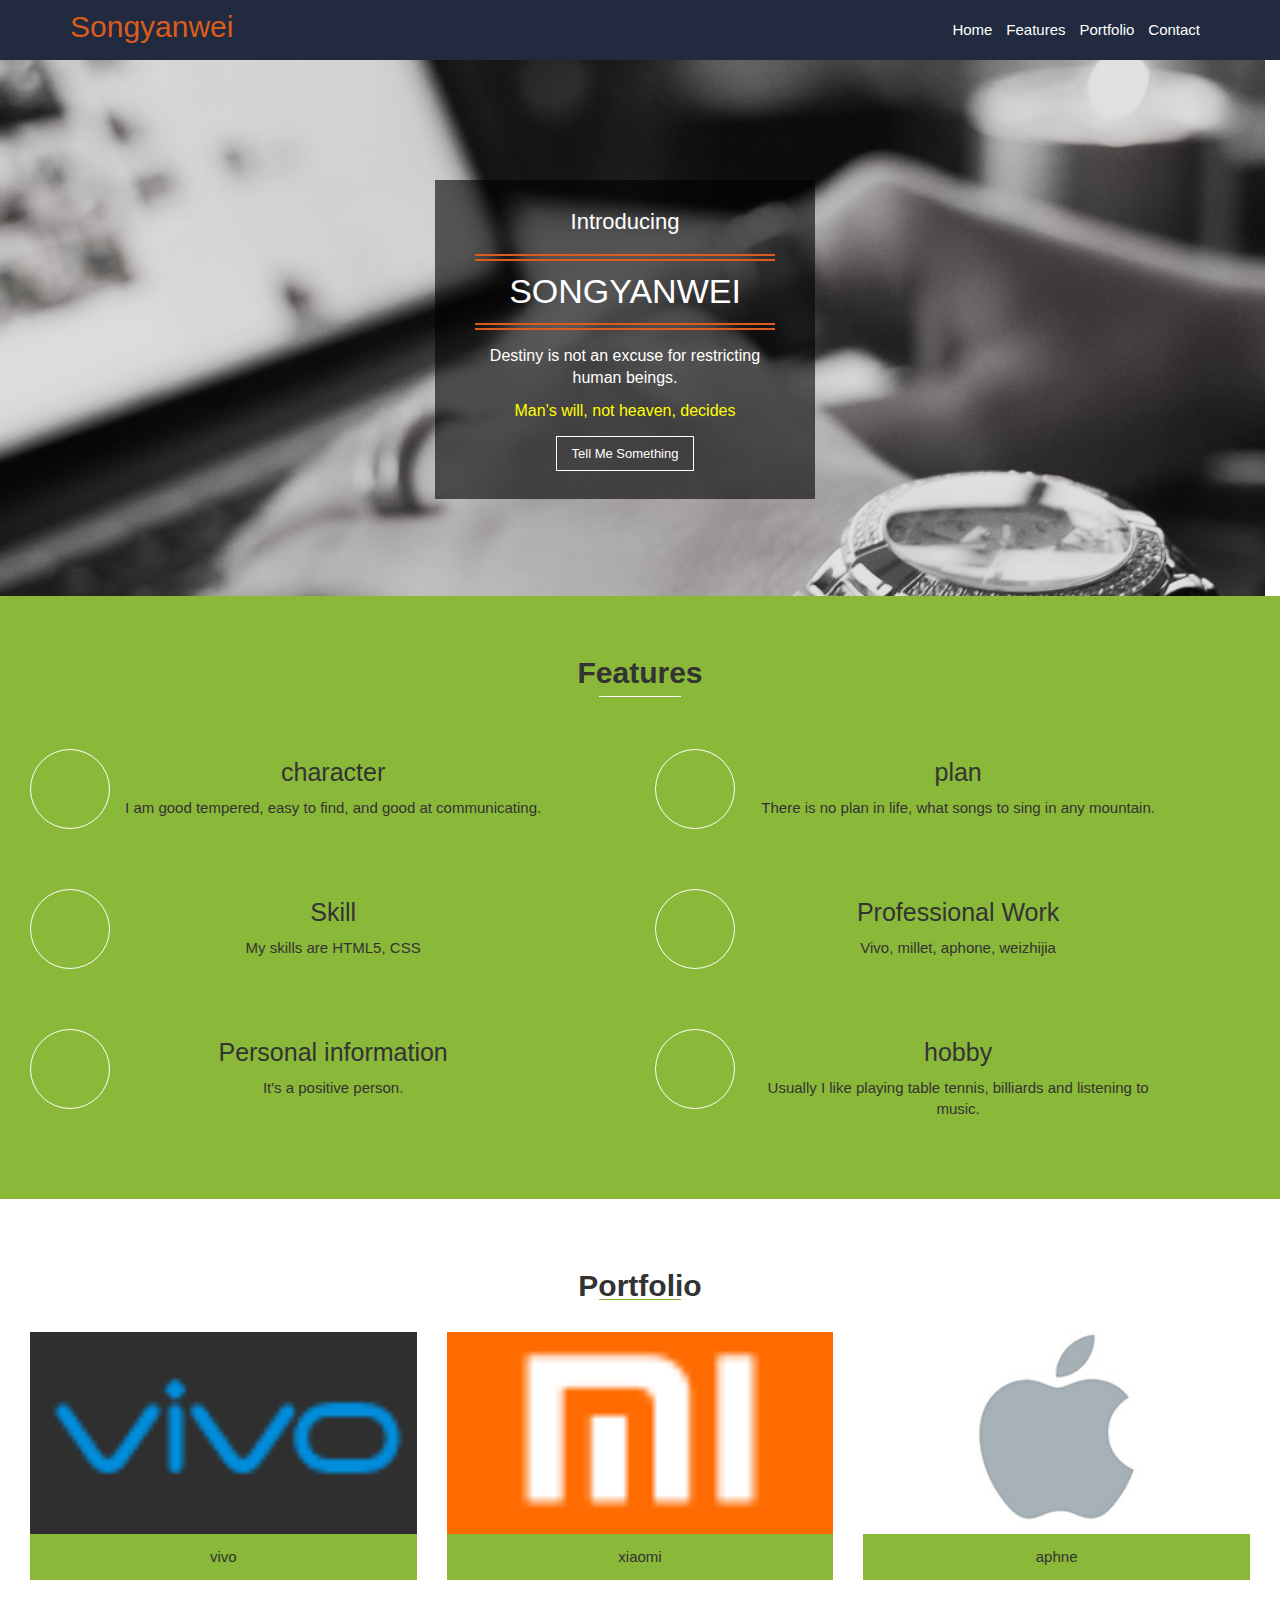
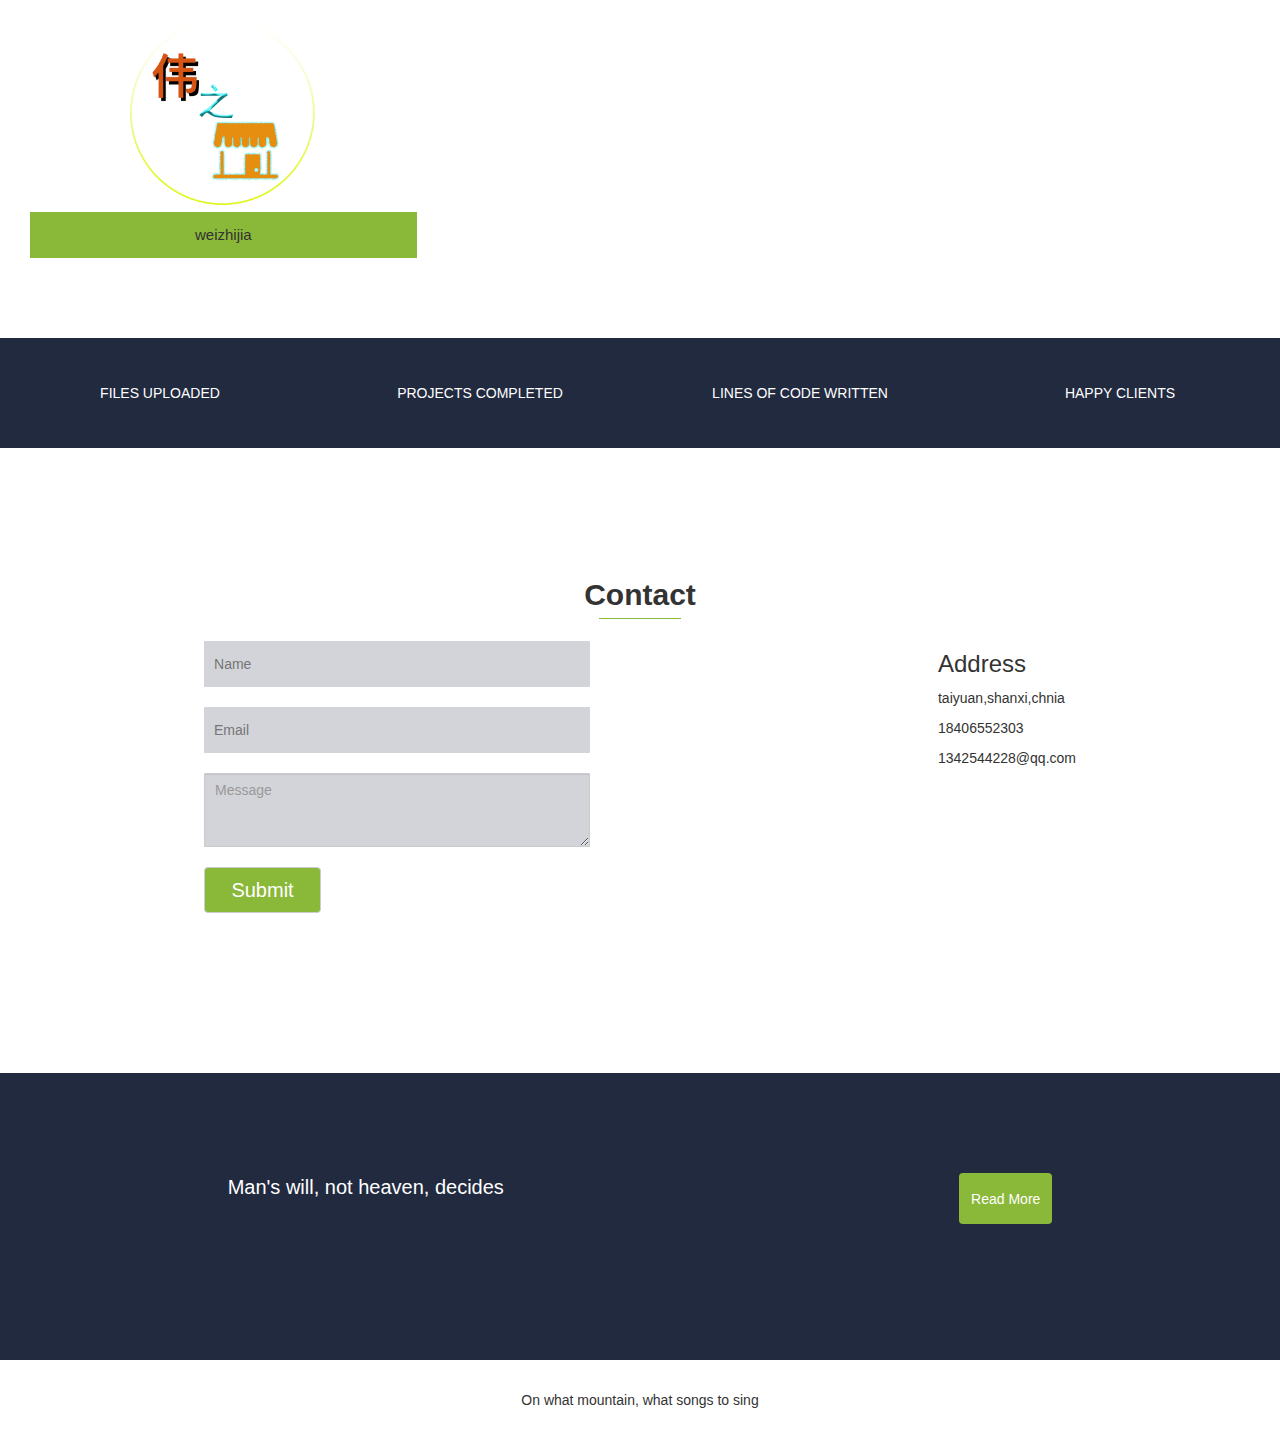
<file: home/index.html>
<!DOCTYPE html>
<html lang="en">
<head>
	<meta charset="UTF-8">
	<title>个人主页</title>
	<meta name="viewport" content="width=device-width, initial-scale=1, maximum-scale=1, user-scalable=no">
	<link rel="stylesheet" href="https://at.alicdn.com/t/font_789989_u90hk8j2pai.css">
	<link rel="stylesheet" href="css/base.css">
	<link rel="stylesheet" href="css/bootstrap.css">
	<link rel="stylesheet" href="css/index.css">
</head>
<body>
	<!-- 头部开始 -->
	<header>
		<div class="container">
			<div class="con">
				<h5>Songyanwei</h5>
				<div class="right">
					<a href="" class="list">&lt</a>
					<a href="" class="text">Home</a>
					<a href="" class="text">Features</a>
					<a href="" class="text">Portfolio</a>
					<a href="" class="text">Contact</a>
				</div>
			</div>
		</div>
	</header>
	<!-- 头部结束 -->
	<!-- banner开始 -->
	<div class="banner row">
		<div class="container">
				<div class="box col-xs-10 col-xs-offset-1 col-sm-8 col-sm-offset-2 col-md-4 col-md-offset-4">
					<h4>Introducing</h4>
					<h3>SONGYANWEI</h3>
					<p>Destiny is not an excuse for restricting human beings.</p>
					<p><span>Man's will, not heaven, decides</span></p>
					<div class="list"><a href="">Tell Me Something</a></div>
				</div>
		</div>
	</div>
	<!-- banner结束 -->
	<!-- 主体开始 -->
	<main>
		<div class="features">
			<h2>Features</h2>
			<div class="void"></div>
			<ul class="row">
				<li class="col-xs-12 col-md-6">
					<div class="icon col-xs-2 col-xs-offset-5 col-sm-2 col-sm-offset-0">
						<i class="iconfont icon-iconfontpen"></i>
					</div>
					<div class="text col-xs-12 col-sm-9">
						<h2>character</h2>
						<p>I am good tempered, easy to find, and good at communicating.</p>
					</div>
				</li>
				<li class="col-xs-12 col-md-6">
					<div class="icon col-xs-2 col-xs-offset-5 col-sm-2 col-sm-offset-0">
						<i class="iconfont icon-shezhi"></i>
					</div>
					<div class="text col-xs-12 col-sm-9">
						<h2>plan</h2>
						<p>There is no plan in life, what songs to sing in any mountain.</p>
					</div>
				</li>
				<li class="col-xs-12 col-md-6">
					<div class="icon col-xs-2 col-xs-offset-5 col-sm-2 col-sm-offset-0">
						<i class="iconfont icon-shizhong"></i>
					</div>
					<div class="text col-xs-12 col-sm-9">
						<h2>Skill</h2>
						<p>My skills are HTML5, CSS</p>
					</div>
				</li>
				<li class="col-xs-12 col-md-6">
					<div class="icon col-xs-2 col-xs-offset-5 col-sm-2 col-sm-offset-0">
						<i class="iconfont icon-suitcase"></i>
					</div>
					<div class="text col-xs-12 col-sm-9">
						<h2>Professional Work</h2>
						<p>Vivo, millet, aphone, weizhijia</p>
					</div>
				</li>
				<li class="col-xs-12 col-md-6">
					<div class="icon col-xs-2 col-xs-offset-5 col-sm-2 col-sm-offset-0">
						<i class="iconfont icon-wo2"></i>
					</div>
					<div class="text col-xs-12 col-sm-9">
						<h2>Personal information</h2>
						<p>It's a positive person.</p>
					</div>
				</li>
				<li class="col-xs-12 col-md-6">
					<div class="icon col-xs-2 col-xs-offset-5 col-sm-2 col-sm-offset-0">
						<i class="iconfont icon-xin"></i>
					</div>
					<div class="text col-xs-12 col-sm-9">
						<h2>hobby</h2>
						<p>Usually I like playing table tennis, billiards and listening to music.</p>
					</div>
				</li>
			</ul>
		</div>
		<div class="portfolio">
			<h2>Portfolio</h2>
			<div class="void"></div>
			<ul class="row">
				<li class="col-xs-12 col-sm-6 col-md-4">
					<div class="jumb1"></div>
					<a href="../vivo/vivo.html">
						<div class="down"></div>
					</a>
					<h6>vivo</h6>
				</li>
				<li class="col-xs-12 col-sm-6 col-md-4">
					<div class="jumb2"></div>
					<a href="../xiaomi/index.html">
						<div class="down"></div>
					</a>
					<h6>xiaomi</h6>
				</li>
				<li class="col-xs-12 col-sm-6 col-md-4">
					<div class="jumb3"></div>
					<a href="../iphone/index.html">
						<div class="down"></div>
					</a>
					<h6>aphne</h6>
				</li>
				<li class="col-xs-12 col-sm-6 col-md-4">
					<div class="jumb4"></div>
					<a href="../wei/enroll.html">
						<div class="down"></div>
					</a>
					<h6>weizhijia</h6>
				</li>
				<li class="col-xs-12 col-sm-6 col-md-4">
					<div class="jumb5"></div>
					<div class="down"></div>
					<h6></h6>
				</li>
				<li class="col-xs-12 col-sm-6 col-md-4">
					<div class="jumb5"></div>
					<div class="down"></div>
					<h6></h6>
				</li>
			</ul>
		</div>
		<ol>
			<li class="col-xs-12 col-sm-3">
				<i class="iconfont icon-yun"></i>
				<span>FILES UPLOADED</span>
			</li>
			<li class="col-xs-12 col-sm-3">
				<i class="iconfont icon-wancheng4"></i>
				<span>PROJECTS COMPLETED</span>
			</li>
			<li class="col-xs-12 col-sm-3">
				<i class="iconfont icon-daima"></i>
				<span>LINES OF CODE WRITTEN</span>
			</li>
			<li class="col-xs-12 col-sm-3">
				<i class="iconfont icon-wo"></i>
				<span>HAPPY CLIENTS</span>
			</li>
		</ol>
		<div class="contact">
			<h2>Contact</h2>
			<div class="void"></div>
			<div class="bottom">
				<div class="left">
				<input type="text" placeholder="Name">
				<input type="email" placeholder="Email">
				<textarea class="form-control" rows="3" placeholder="Message"></textarea>
				<button type="submit" class="btn btn-default">Submit</button>
			</div>
			<div class="right">
				<h6>Address</h6>
				<p>taiyuan,shanxi,chnia</p>
				<p>18406552303</p>
				<p>1342544228@qq.com</p>
			</div>
			</div>
		</div>
		<div class="motto">
			<p>Man's will, not heaven, decides</p>
			<button type="submit" class="btn btn-default">Read More</button>
		</div>
	</main>
	<!-- 主体结束 -->
	<footer>
		<p>On what mountain, what songs to sing</p>
	</footer>
</body>
</html>
</file>
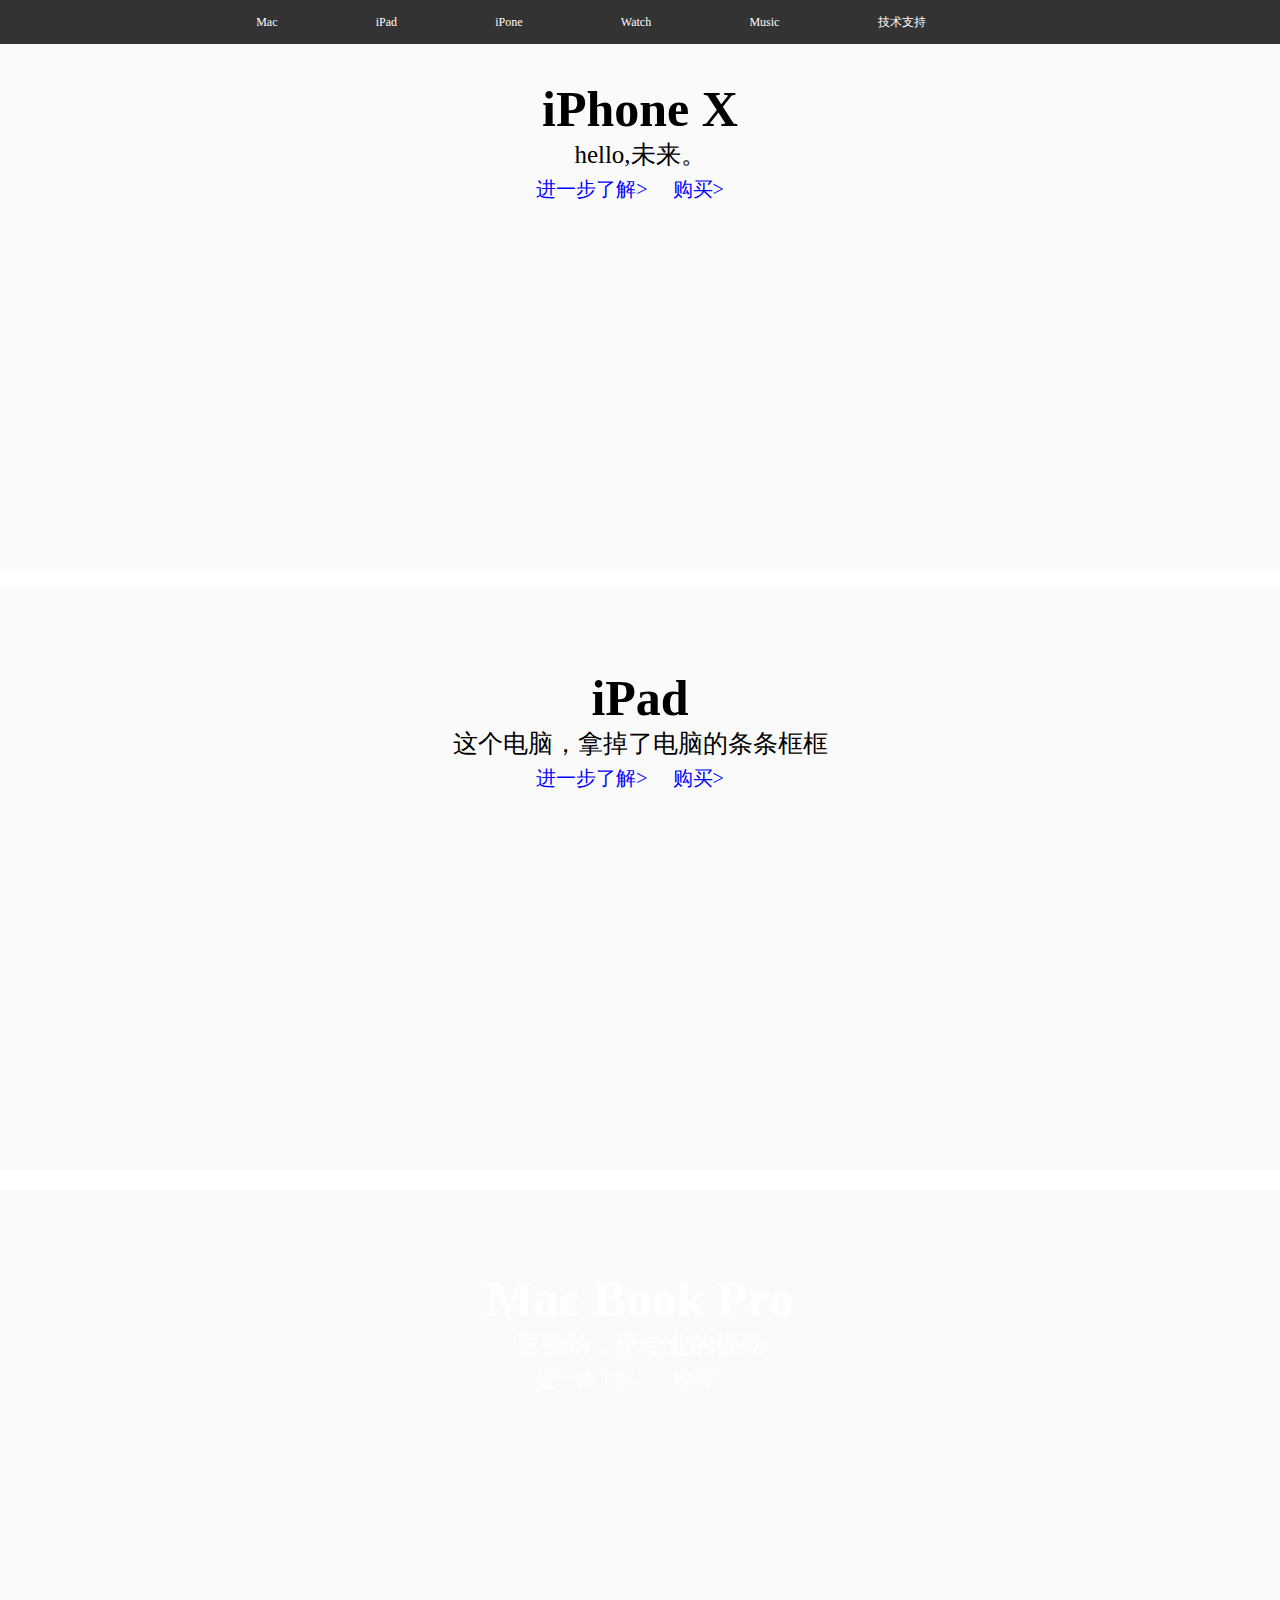
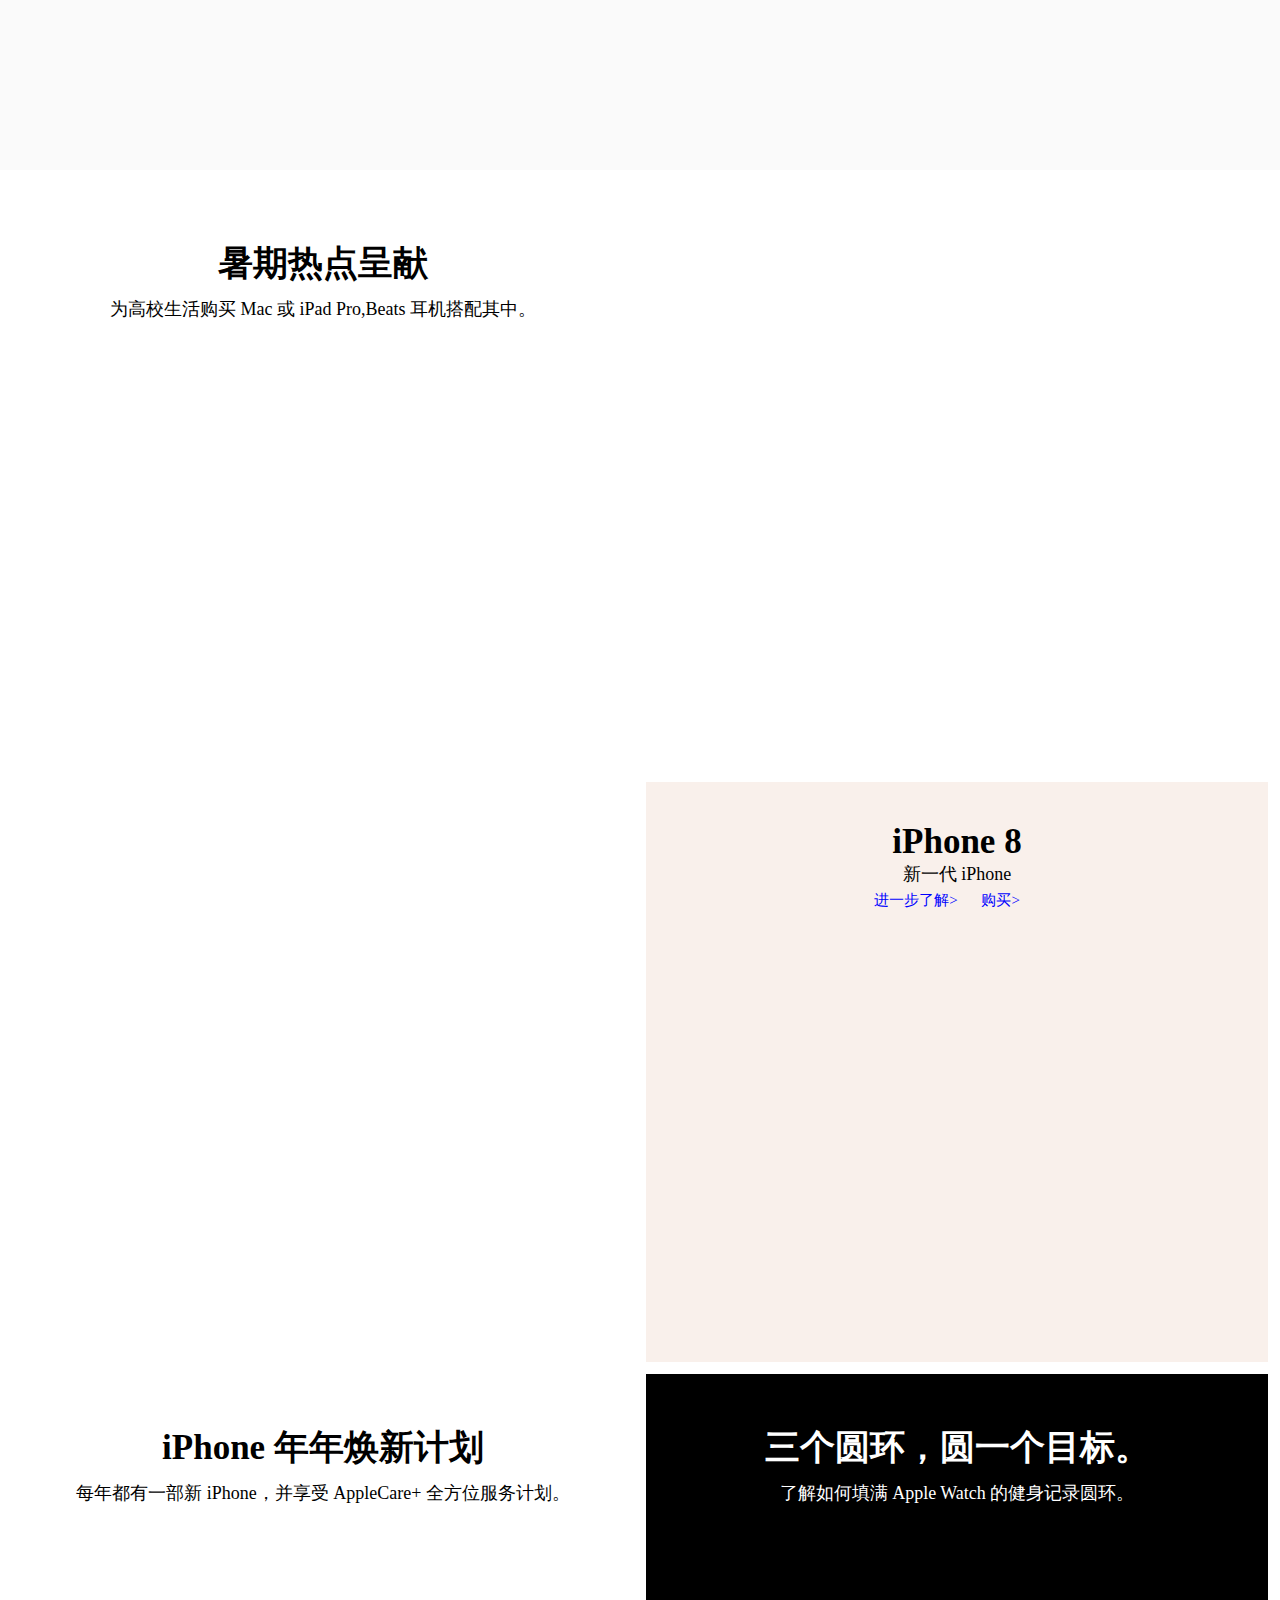
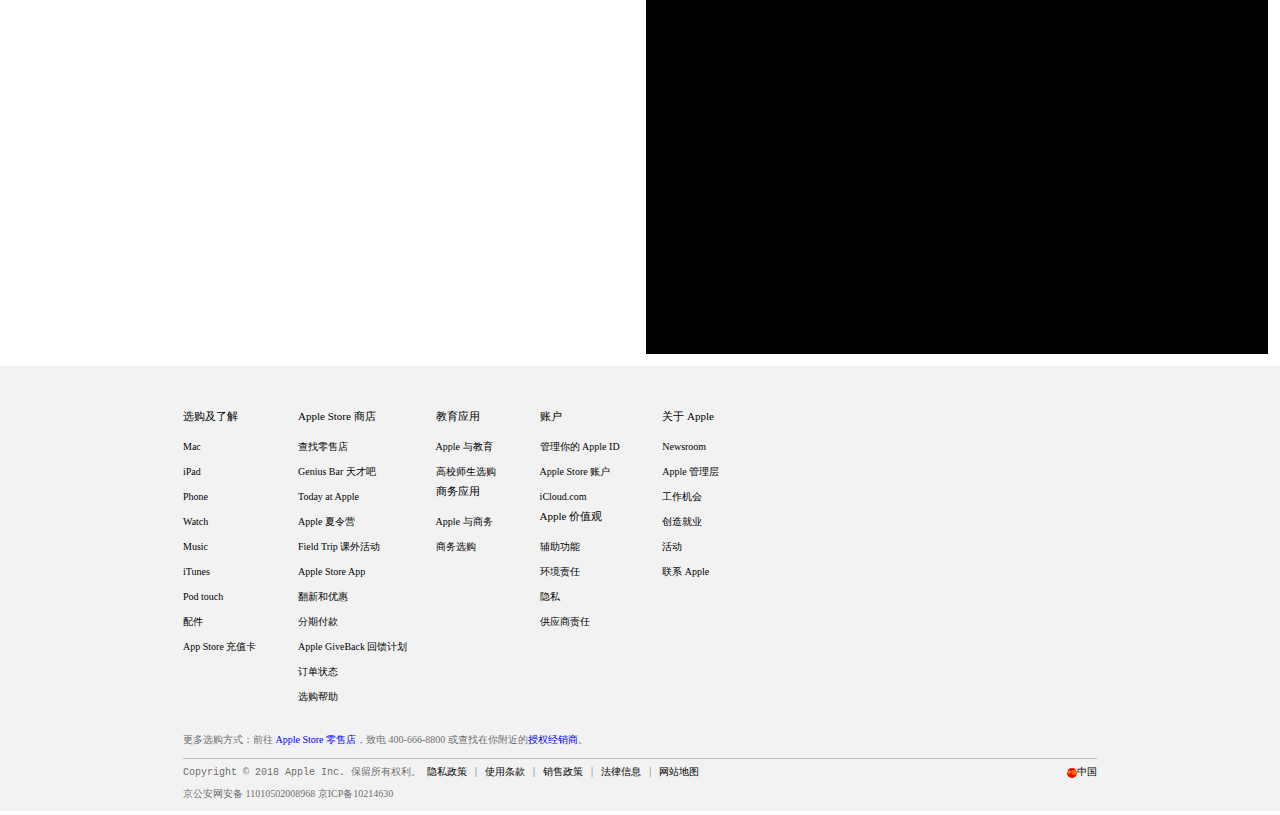
<file: iphone/index.html>
<!DOCTYPE html>
<html lang="en">
<head>
	<meta charset="UTF-8">
	<title>iphone</title>
	<link rel="stylesheet" href="https://at.alicdn.com/t/font_787944_qp29yyybkzr.css">
	<link rel="stylesheet" href="css/index.css">
</head>
<body>
	<header>
		<a href="" class="list iconfont icon-weibiaoti-c"></a>
		<a href="" class="iconfont icon-pingguo"></a>
		<a href="" class="text">Mac</a>
		<a href="" class="text">iPad</a>
		<a href="" class="text">iPone</a>
		<a href="" class="text">Watch</a>
		<a href="" class="text">Music</a>
		<a href="" class="text">技术支持</a>
		<a href="" class="text iconfont icon-sousuo"></a>
		<a href="" class="iconfont icon-gouwudai"></a>
	</header>
	<div class="X">
		<h2>iPhone X</h2>
		<h3>hello,未来。</h3>
		<h4>
			<a href="">进一步了解&gt</a>
			<a href="">购买&gt</a>
		</h4>
	</div>
	<div class="X1">
		<h2>iPad</h2>
		<h3>这个电脑，拿掉了电脑的条条框框</h3>
		<h4>
			<a href="">进一步了解&gt</a>
			<a href="">购买&gt</a>
		</h4>
	</div>
	<div class="X2">
		<h2>Mac Book Pro</h2>
		<h3>更强劲，更专业的强劲</h3>
		<h4>
			<a href="">进一步了解&gt</a>
			<a href="">购买&gt</a>
		</h4>
	</div>
	<div class="gg">
		<div class="gg1 row">
			<h2>暑期热点呈献</h2>
			<p>为高校生活购买 Mac 或 iPad Pro,Beats 耳机搭配其中。</p>
		</div>
		<div class="gg2">
			<h2>敬 Mac 背后的你</h2>
			<h4>
				<a href="">观看影片</a>
				<a href="">探索 Mac &gt</a>
			</h4>
		</div>
		<div class="gg3">
			<h2>激发你的强大</h2>
			<h3>iPhone X 配备 A11 仿生。</h3>
			<a href="">观看影片</a>
		</div>
		<div class="gg4">
			<h2>iPhone 8</h2>
			<h3>新一代 iPhone</h3>
			<h4>
			<a href="">进一步了解&gt</a>
			<a href="">购买&gt</a>
			</h4>
		</div>
		<div class="gg5 row">
			<h2>iPhone 年年焕新计划</h2>
			<p>每年都有一部新 iPhone，并享受 AppleCare+ 全方位服务计划。</p>
		</div>
		<div class="gg6 row">
			<h2>三个圆环，圆一个目标。</h2>
			<p>了解如何填满 Apple Watch 的健身记录圆环。</p>
		</div>
	</div>
	<footer>
		<div class="top">
			<dl>
			<dt>选购及了解
				<div class="add iconfont icon-plus"></div>
			</dt>
			<a href=""><dd>Mac</dd></a>
			<a href=""><dd>iPad</dd></a>
			<a href=""><dd>Phone</dd></a>
			<a href=""><dd>Watch</dd></a>
			<a href=""><dd>Music</dd></a>
			<a href=""><dd>iTunes</dd></a>
			<a href=""><dd>Pod touch</dd></a>
			<a href=""><dd>配件</dd></a>
			<a href=""><dd>App Store 充值卡</dd></a>
			</dl>
			<dl>
			<dt>Apple Store 商店
				<div class="add iconfont icon-plus"></div>
			</dt>
			<a href=""><dd>查找零售店</dd></a>
			<a href=""><dd>Genius Bar 天才吧</dd></a>
			<a href=""><dd>Today at Apple</dd></a>
			<a href=""><dd>Apple 夏令营</dd></a>
			<a href=""><dd>Field Trip 课外活动</dd></a>
			<a href=""><dd>Apple Store App</dd></a>
			<a href=""><dd>翻新和优惠</dd></a>
			<a href=""><dd>分期付款</dd></a>
			<a href=""><dd>Apple GiveBack 回馈计划</dd></a>
			<a href=""><dd>订单状态</dd></a>
			<a href=""><dd>选购帮助</dd></a>
			</dl>
			<dl>
			<dt>教育应用
				<div class="add iconfont icon-plus"></div>
			</dt>
			<a href=""><dd>Apple 与教育</dd></a>
			<a href=""><dd>高校师生选购</dd></a>
			<dt>商务应用
				<div class="add iconfont icon-plus"></div>
			</dt>
			<a href=""><dd>Apple 与商务</dd></a>
			<a href=""><dd>商务选购</dd></a>
			</dl>
			<dl>
			<dt>账户
				<div class="add iconfont icon-plus"></div>
			</dt>
			<a href=""><dd>管理你的 Apple ID</dd></a>
			<a href=""><dd>Apple Store 账户</dd></a>
			<a href=""><dd>iCloud.com</dd></a>
			<dt>Apple 价值观
				<div class="add iconfont icon-plus"></div>
			</dt>
			<a href=""><dd>辅助功能</dd></a>
			<a href=""><dd>环境责任</dd></a>
			<a href=""><dd>隐私</dd></a>
			<a href=""><dd>供应商责任</dd></a>
			</dl>
			<dl>
			<dt>关于 Apple
				<div class="add iconfont icon-plus"></div>
			</dt>
			<a href=""><dd>Newsroom</dd></a>
			<a href=""><dd>Apple 管理层</dd></a>
			<a href=""><dd>工作机会</dd></a>
			<a href=""><dd>创造就业</dd></a>
			<a href=""><dd>活动</dd></a>
			<a href=""><dd>联系 Apple</dd></a>
			</dl>
		</div>
		<div class="bottom">
			<p>更多选购方式：前往 <a href="">Apple Store 零售店</a>，致电 400-666-8800 或查找在你附近的<a href="">授权经销商</a>。</p>
			<pre>Copyright © 2018 Apple Inc. 保留所有权利。
				<div class="left">
					<a href="">隐私政策 <span>|</span></a>
					<a href="">使用条款 <span>|</span></a>
					<a href="">销售政策 <span>|</span></a>
					<a href="">法律信息 <span>|</span></a>
					<a href="">网站地图</a>
				</div>
				<div class="chnias">
					<div class="chnia">中国</div>
					<a href="">中国</a>
				</div>
			</pre>
			<h6>京公安网安备 11010502008968 京ICP备10214630</h6>
		</div>
	</footer>
</body>
</html>
</file>
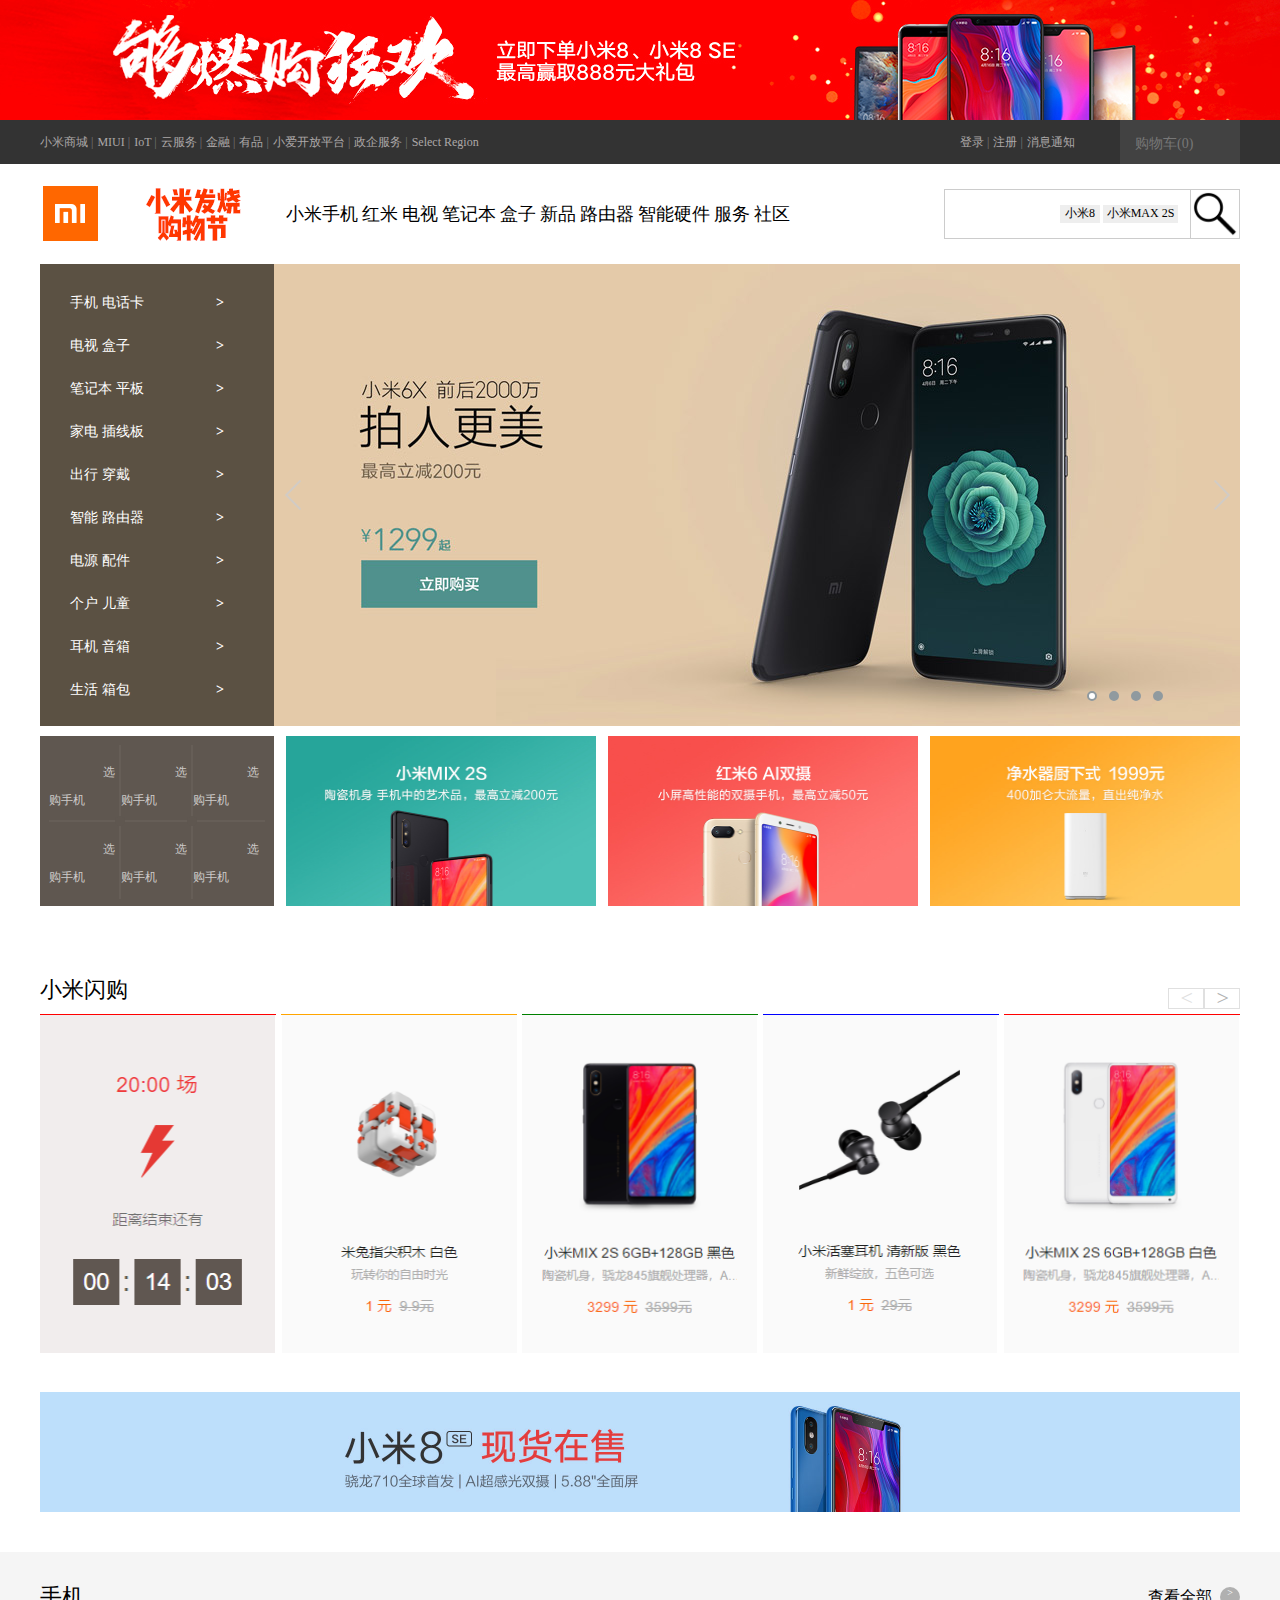
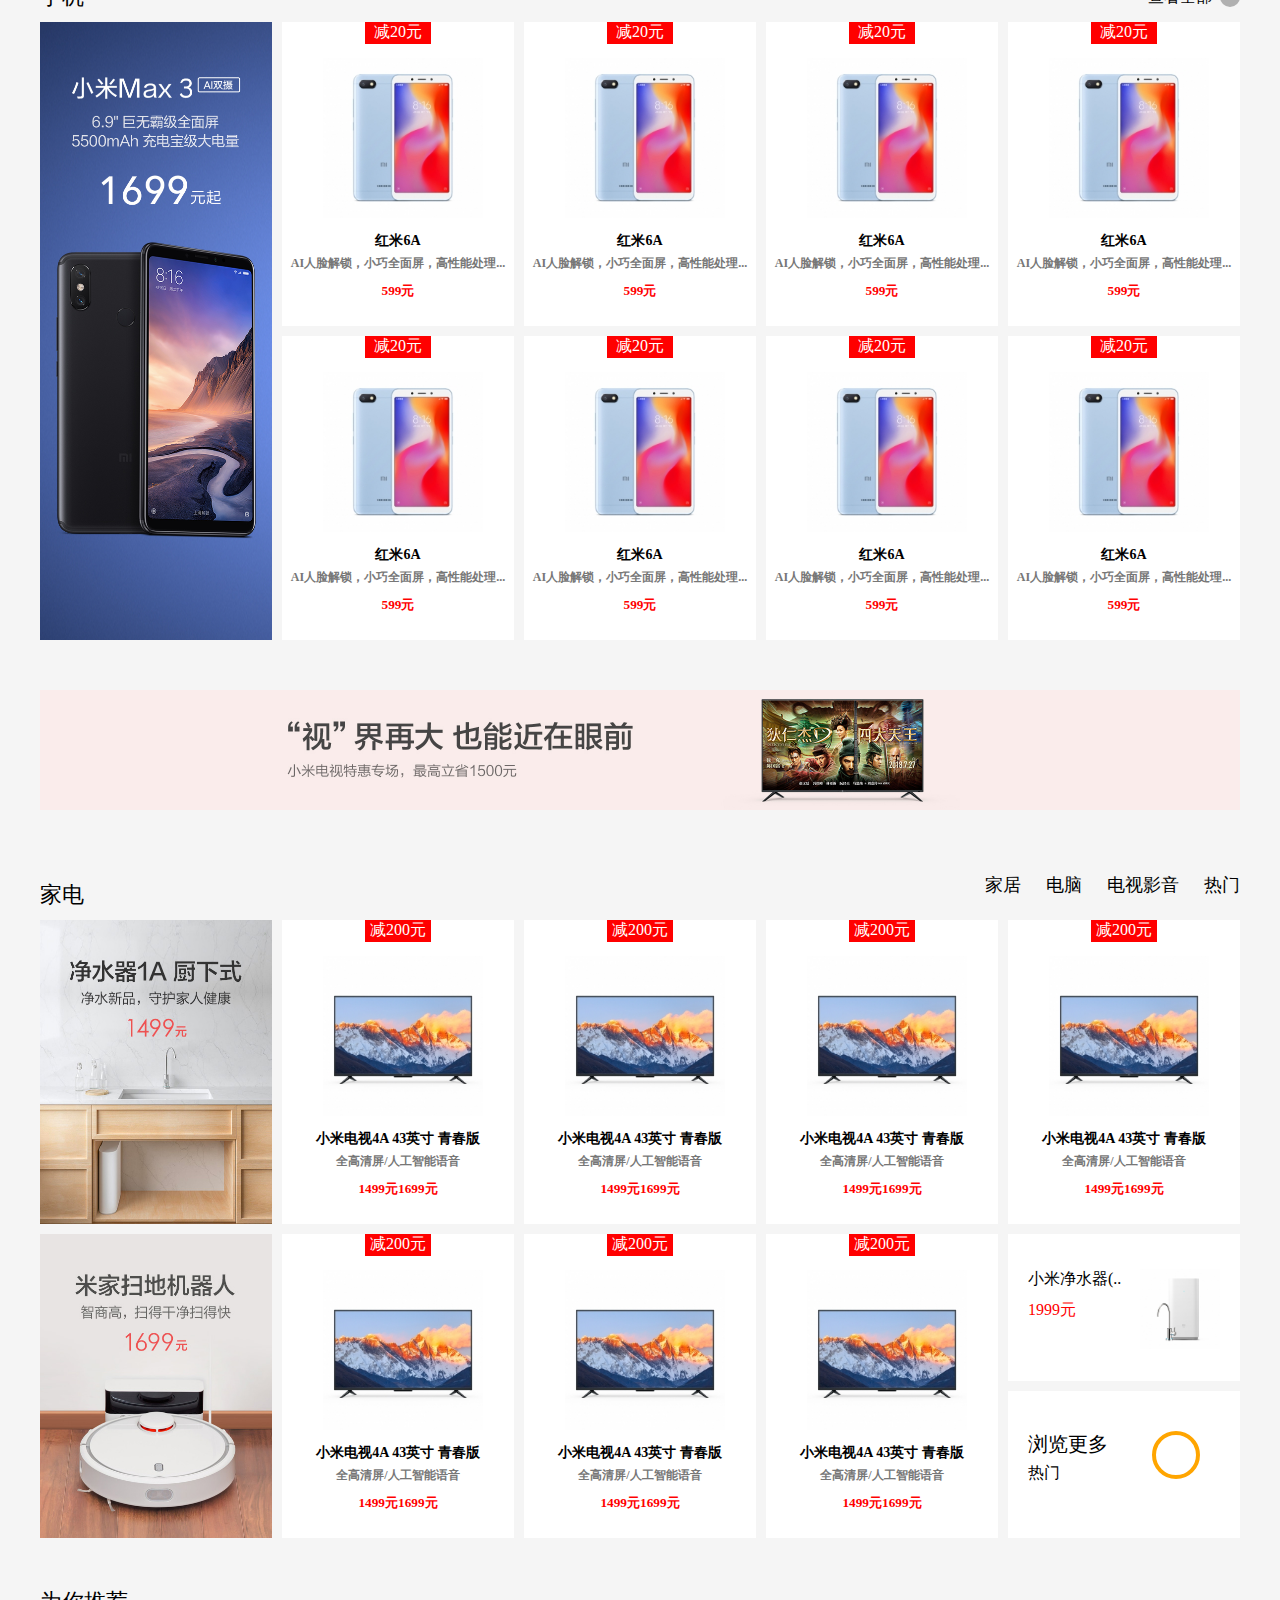
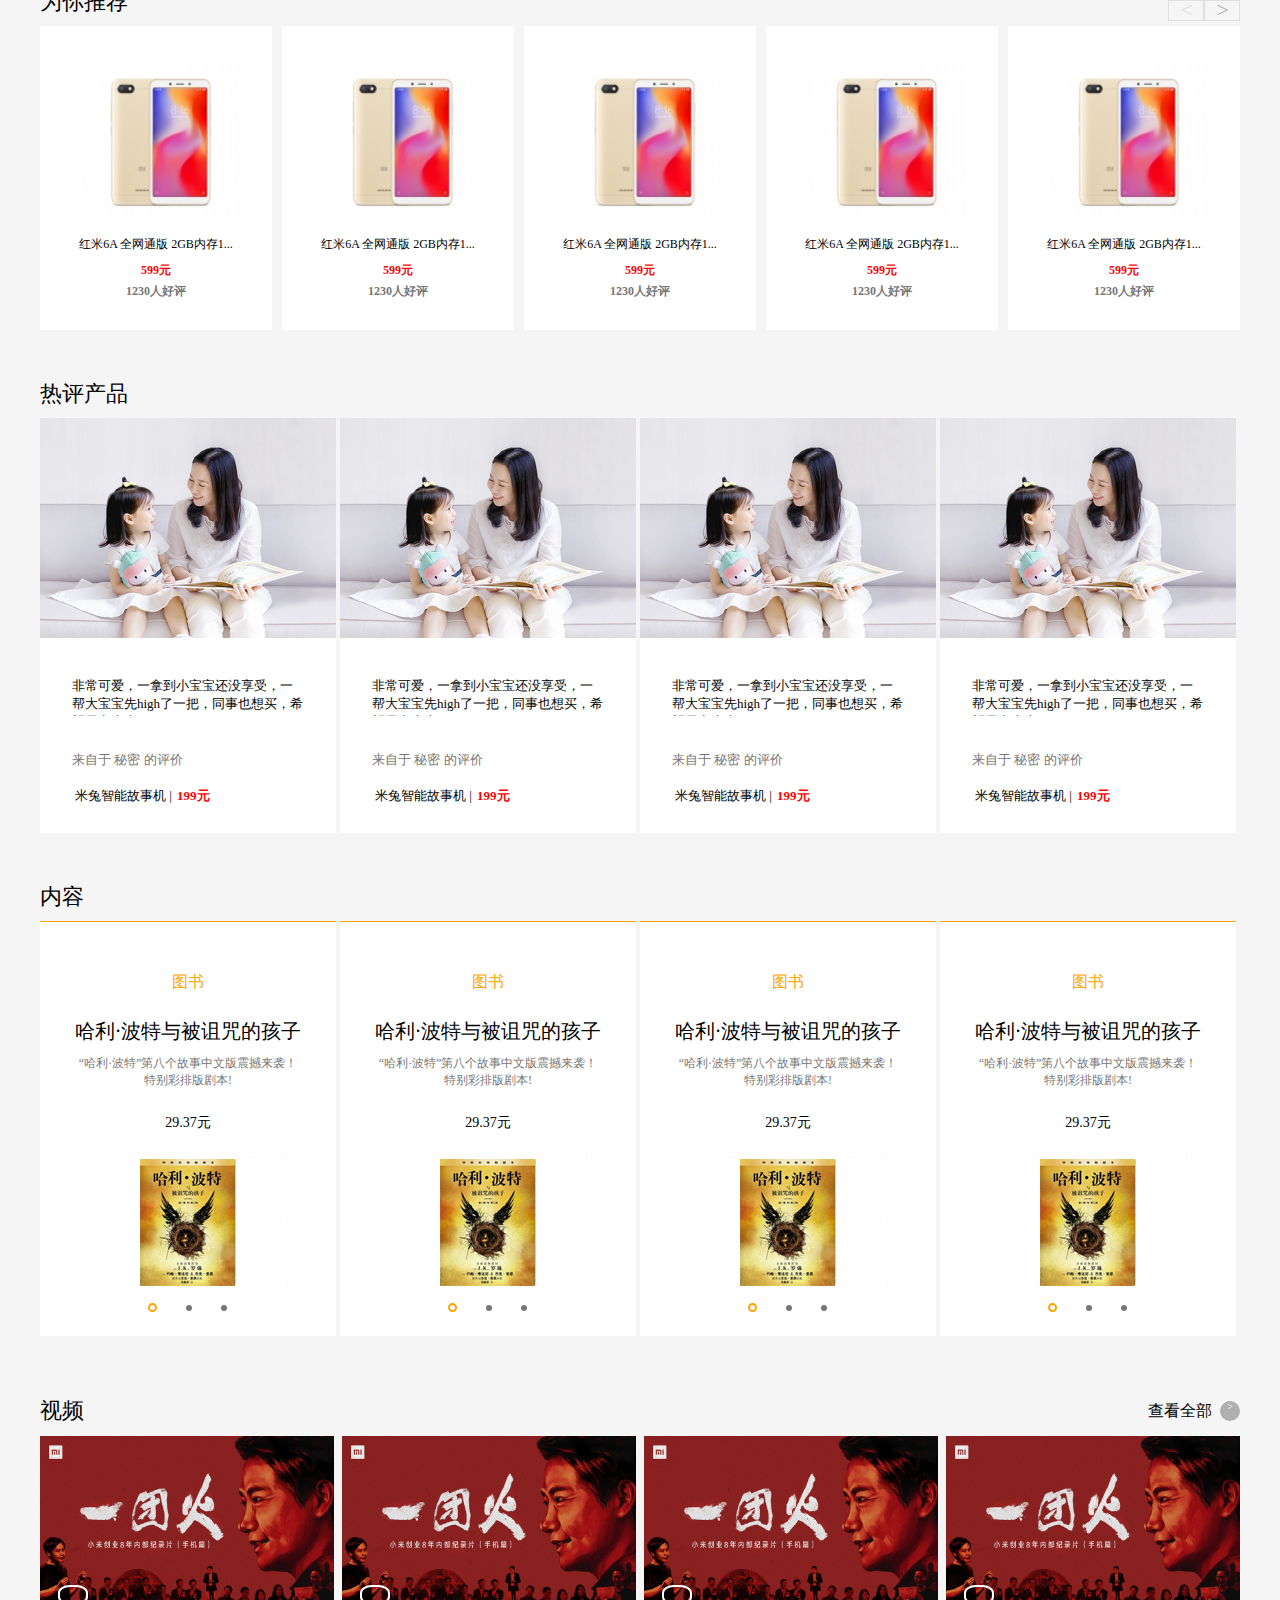
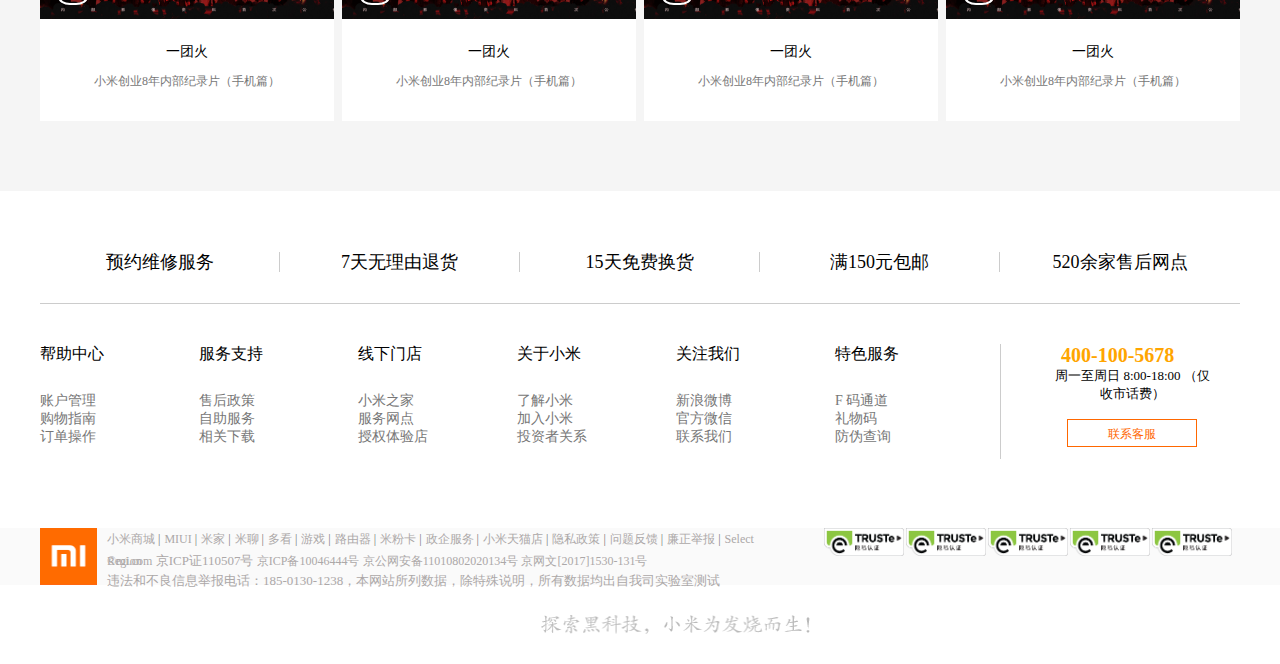
<file: xiaomi/index.html>
<!DOCTYPE html>
<html lang="en">
<head>
	<meta charset="UTF-8">
	<title>小米商城</title>
	<link rel="stylesheet" href="https://at.alicdn.com/t/font_779628_24b7cudl0ky.css">
	<link rel="stylesheet" href="css/index.css">
</head>
<body>
	<header></header>
	<!-- 导航栏开始 -->
	<nav>
		<div class="top">
			<div class="container">
				<div class="left">
					<a href="">小米商城 <span>|</span></a>
					<a href="">MIUI <span>|</span></a>
					<a href="">IoT <span>|</span></a>
					<a href="">云服务 <span>|</span></a>
					<a href="">金融 <span>|</span></a>
					<a href="">有品 <span>|</span></a>
					<a href="">小爱开放平台 <span>|</span></a>
					<a href="">政企服务 <span>|</span></a>
					<a href="">Select Region</a>
				</div>
				<div class="center">
					<a href="">登录 <span>|</span></a>
					<a href="">注册 <span>|</span></a>
					<a href="">消息通知</a>
				</div>
				<div class="right">
					<i class="iconfont icon-buy-car"></i>
					<a href="">购物车(0)</a>
					<div class="box">购物车中还没有商品，赶紧选购吧!</div>
				</div>
			</div>
		</div>
		<div class="bottom">
			<div class="container">
				<div class="left"><img src="img/logo.png" alt=""></div>
				<div class="center">
					<a href="">小米手机</a>
					<a href="">红米</a>
					<a href="">电视</a>
					<a href="">笔记本</a>
					<a href="">盒子</a>
					<a href="">新品</a>
					<a href="">路由器</a>
					<a href="">智能硬件</a>
					<a href="">服务</a>
					<a href="">社区</a>
				</div>
				<div class="right">
					<form action="">
						<input type="text" class="text">
						<input type="submit" class="sub" value="">
					</form>
					<div class="word">小米8</div>
					<div class="words">小米MAX 2S</div>
				</div>
			</div>
		</div>
	</nav>
	<!-- 导航栏结束 -->
	<!-- 轮播图开始 -->
	<div class="banner">
		<div class="container">
			<div class="top">
				<ul>
					<li>
						<a href="">手机 电话卡<b>&gt</b></a>
					</li>
					<li>
						<a href="">电视 盒子<b>&gt</b></a>
					</li>
					<li>
						<a href="">笔记本 平板<b>&gt</b></a>
					</li>
					<li>
						<a href="">家电 插线板<b>&gt</b></a>
					</li>
					<li>
						<a href="">出行 穿戴<b>&gt</b></a>
					</li>
					<li>
						<a href="">智能 路由器<b>&gt</b></a>
					</li>
					<li>
						<a href="">电源 配件<b>&gt</b></a>
					</li>
					<li>
						<a href="">个户 儿童<b>&gt</b></a>
					</li>
					<li>
						<a href="">耳机 音箱<b>&gt</b></a>
					</li>
					<li>
						<a href="">生活 箱包<b>&gt</b></a>
					</li>
				</ul>
				<div class="bot">
					<div class="bots"></div>
					<div class="bots"></div>
					<div class="bots"></div>
					<div class="bots"></div>
				</div>
				<div class="left"></div>
				<div class="right"></div>
			</div>
		    <div class="bottom">
		    	<div class="left">
		    		<li>
		    			<i class="iconfont icon-xuangoushouji"></i>
		    			<a href="">选购手机</a>
		    		</li>
		    		<li>
		    			<i class="iconfont icon-xuangoushouji"></i>
		    			<a href="">选购手机</a>
		    		</li>
		    		<li>
		    			<i class="iconfont icon-xuangoushouji"></i>
		    			<a href="">选购手机</a>
		    		</li>
		    		<li>
		    			<i class="iconfont icon-xuangoushouji"></i>
		    			<a href="">选购手机</a>
		    		</li>
		    		<li>
		    			<i class="iconfont icon-xuangoushouji"></i>
		    			<a href="">选购手机</a>
		    		</li>
		    		<li>
		    			<i class="iconfont icon-xuangoushouji"></i>
		    			<a href="">选购手机</a>
		    		</li>
		    		<div class="bot"></div>
		    		<div class="bots"></div>
		    	</div>
		    	<div class="right">
		    		<li><img src="img/b1.jpg" alt=""></li>
		    		<li><img src="img/b2.jpg" alt=""></li>
		    		<li><img src="img/b3.jpg" alt=""></li>
		    	</div>
		    </div>
		</div>
	</div>
	<!-- 轮播图结束 -->
	<!-- 白底部开始 -->
	<div class="bottom">
		<div class="container">
			<h1>小米闪购
				<div class="left"><p>&lt</p></div>
				<div class="right"><p>&gt</p></div>
			</h1>
			<div class="lis">
				<li><img src="img/m1.png" alt=""></li>
				<li><img src="img/m2.png" alt=""></li>
				<li><img src="img/m3.png" alt=""></li>
				<li><img src="img/m4.png" alt=""></li>
				<li><img src="img/m5.png" alt=""></li>
			</div>
			<div class="h1"></div>
		</div>
	</div>
	<!-- 白底部结束 -->
	<!-- 主题开始 -->
	<main>
		<div class="container">
			<div class="phone">
				<div class="top">
					<h2>手机</h2>
					<div class="mores">
						<a href="">查看全部</a>
						<div class="more">&gt</div>
					</div>
				</div>
				<div class="bottom">
					<li><img src="img/p1.jpg" alt="" class="imgs"></li>
					<li>
						<div class="top">减20元</div>
						<img src="img/p2.jpg" alt="">
		    			<h3>红米6A</h3>
		    			<h4>AI人脸解锁，小巧全面屏，高性能处理...</h4>
		    			<h5>599元</h5>
					</li>
					<li>
						<div class="top">减20元</div>
						<img src="img/p2.jpg" alt="">
						<h3>红米6A</h3>
		    			<h4>AI人脸解锁，小巧全面屏，高性能处理...</h4>
		    			<h5>599元</h5>
					</li>
					<li>
						<div class="top">减20元</div>	
						<img src="img/p2.jpg" alt="">
						<h3>红米6A</h3>
		    			<h4>AI人脸解锁，小巧全面屏，高性能处理...</h4>
		    			<h5>599元</h5>
					</li>
					<li>
						<div class="top">减20元</div>
						<img src="img/p2.jpg" alt="">
						<h3>红米6A</h3>
		    			<h4>AI人脸解锁，小巧全面屏，高性能处理...</h4>
		    			<h5>599元
		    			</h5>
		    		</li>
					<li>
						<div class="top">减20元</div>
						<img src="img/p2.jpg" alt="">
						<h3>红米6A</h3>
		    			<h4>AI人脸解锁，小巧全面屏，高性能处理...</h4>
		    			<h5>599元</h5>
					</li>
					<li>
						<div class="top">减20元</div>
						<img src="img/p2.jpg" alt="">
						<h3>红米6A</h3>
		    			<h4>AI人脸解锁，小巧全面屏，高性能处理...</h4>
		    			<h5>599元</h5>
					</li>
					<li>
						<div class="top">减20元</div>
						<img src="img/p2.jpg" alt="">
						<h3>红米6A</h3>
		    			<h4>AI人脸解锁，小巧全面屏，高性能处理...</h4>
		    			<h5>599元</h5>
		    			</li>
					<li>
						<div class="top">减20元</div>
						<img src="img/p2.jpg" alt="">
						<h3>红米6A</h3>
		    			<h4>AI人脸解锁，小巧全面屏，高性能处理...</h4>
		    			<h5>599元</h5>
					</li>
				</div>
				<div class="h1"></div>
			</div>
			<div class="home">
				<div class="top">
					<h2>家电</h2>
					<div class="rights">
						<div class="right">
							<a href="">家居</a>
						</div>
						<div class="right">
							<a href="">电脑</a>
						</div>
						<div class="right">
							<a href="">电视影音</a>
						</div>
						<div class="right">
							<a href="">热门</a>
						</div>
					</div>
				</div>
				<div class="bottom">
					<li>
						<img src="img/home1.jpg" alt="" class="imgs">
					</li>
					<li>
						<div class="top">减200元</div>
						<img src="img/home2.jpg" alt="">
						<h3>小米电视4A 43英寸 青春版</h3>
		    			<h4>全高清屏/人工智能语音</h4>
		    			<h5>1499元<del>1699元</del></h5>
		    			<div class="bottom">
		    				<p>小米电视给我惊喜，昨天下午下单，第二天上午就送到家啦...</p>
		    				<span> 来自于 陈金壮 的评价 </span>
		    			</div>
					</li>
					<li>
						<div class="top">减200元</div>
						<img src="img/home2.jpg" alt="">
						<h3>小米电视4A 43英寸 青春版</h3>
		    			<h4>全高清屏/人工智能语音</h4>
		    			<h5>1499元<del>1699元</del></h5>
		    			<div class="bottom">
		    				<p>小米电视给我惊喜，昨天下午下单，第二天上午就送到家啦...</p>
		    				<span> 来自于 陈金壮 的评价 </span>
		    			</div>
					</li>
					<li>
						<div class="top">减200元</div>
						<img src="img/home2.jpg" alt="">
						<h3>小米电视4A 43英寸 青春版</h3>
		    			<h4>全高清屏/人工智能语音</h4>
		    			<h5>1499元<del>1699元</del></h5>
		    			<div class="bottom">
		    				<p>小米电视给我惊喜，昨天下午下单，第二天上午就送到家啦...</p>
		    				<span> 来自于 陈金壮 的评价 </span>
		    			</div>
					</li>
					<li>
						<div class="top">减200元</div>
						<img src="img/home2.jpg" alt="">
						<h3>小米电视4A 43英寸 青春版</h3>
		    			<h4>全高清屏/人工智能语音</h4>
		    			<h5>1499元<del>1699元</del></h5>
		    			<div class="bottom">
		    				<p>小米电视给我惊喜，昨天下午下单，第二天上午就送到家啦...</p>
		    				<span> 来自于 陈金壮 的评价 </span>
		    			</div>
					</li>
					<li>
						<img src="img/home3.jpg" alt="" class="imgs">
					</li>
					<li>
						<div class="top">减200元</div>
						<img src="img/home2.jpg" alt="">
						<h3>小米电视4A 43英寸 青春版</h3>
		    			<h4>全高清屏/人工智能语音</h4>
		    			<h5>1499元<del>1699元</del></h5>
		    			<div class="bottom">
		    				<p>小米电视给我惊喜，昨天下午下单，第二天上午就送到家啦...</p>
		    				<span> 来自于 陈金壮 的评价 </span>
		    			</div>
					</li>
					<li>
						<div class="top">减200元</div>
						<img src="img/home2.jpg" alt="">
						<h3>小米电视4A 43英寸 青春版</h3>
		    			<h4>全高清屏/人工智能语音</h4>
		    			<h5>1499元<del>1699元</del></h5>
		    			<div class="bottom">
		    				<p>小米电视给我惊喜，昨天下午下单，第二天上午就送到家啦...</p>
		    				<span> 来自于 陈金壮 的评价 </span>
		    			</div>
					</li>
					<li>
						<div class="top">减200元</div>
						<img src="img/home2.jpg" alt="">
						<h3>小米电视4A 43英寸 青春版</h3>
		    			<h4>全高清屏/人工智能语音</h4>
		    			<h5>1499元<del>1699元</del></h5>
		    			<div class="bottom">
		    				<p>小米电视给我惊喜，昨天下午下单，第二天上午就送到家啦...</p>
		    				<span> 来自于 陈金壮 的评价 </span>
		    			</div>
					</li>
					<li class="lis">
						<img src="img/home4.jpg" alt="" class="imgsd">
						<a href="">小米净水器(..</a>
						<p>1999元</p>
					</li>
					<li class="lisd">
						<div class="left">
							<a href="">浏览更多</a>
							<p>热门</p>
						</div>
						<div class="bnt iconfont icon-qianjin-"></div>
					</li>
				</div>
			</div>
			<div class="you">
				<div class="top">
					<h1>为你推荐
						<div class="left"><p>&lt</p></div>
						<div class="right"><p>&gt</p></div>
					</h1>
				</div>
				<div class="bottom">
					<li>
						<img src="img/y1.jpg" alt="">
						<a href="">红米6A 全网通版 2GB内存1...</a>
		    			<b>599元</b>
		    			<h6>1230人好评</h6>
					</li>
					<li>
						<img src="img/y1.jpg" alt="">
						<a href="">红米6A 全网通版 2GB内存1...</a>
		    			<b>599元</b>
		    			<h6>1230人好评</h6>
					</li>
					<li>
						<img src="img/y1.jpg" alt="">
						<a href="">红米6A 全网通版 2GB内存1...</a>
		    			<b>599元</b>
		    			<h6>1230人好评</h6>
					</li>
					<li>
						<img src="img/y1.jpg" alt="">
						<a href="">红米6A 全网通版 2GB内存1...</a>
		    			<b>599元</b>
		    			<h6>1230人好评</h6>
					</li>
					<li>
						<img src="img/y1.jpg" alt="">
						<a href="">红米6A 全网通版 2GB内存1...</a>
		    			<b>599元</b>
		    			<h6>1230人好评</h6>
					</li>
				</div>
			</div>
			<div class="hot">
				<div class="top">
					<h1>热评产品</h1>
				</div>
				<div class="bottom">
					<li>
						<img src="img/c1.jpg" alt="">
						<a href="">非常可爱，一拿到小宝宝还没享受，一帮大宝宝先high了一把，同事也想买，希望早点大卖</a>
						<p>来自于 秘密 的评价</p>
						<a href="" class="b1">米兔智能故事机 |</a> <b>199元</b>
					</li>
					<li>
						<img src="img/c1.jpg" alt="">
						<a href="">非常可爱，一拿到小宝宝还没享受，一帮大宝宝先high了一把，同事也想买，希望早点大卖</a>
						<p>来自于 秘密 的评价</p>
						<a href="" class="b1">米兔智能故事机 |</a> <b>199元</b>
					</li>
					<li>
						<img src="img/c1.jpg" alt="">
						<a href="">非常可爱，一拿到小宝宝还没享受，一帮大宝宝先high了一把，同事也想买，希望早点大卖</a>
						<p>来自于 秘密 的评价</p>
						<a href="" class="b1">米兔智能故事机 |</a> <b>199元</b>
					</li>
					<li>
						<img src="img/c1.jpg" alt="">
						<a href="">非常可爱，一拿到小宝宝还没享受，一帮大宝宝先high了一把，同事也想买，希望早点大卖</a>
						<p>来自于 秘密 的评价</p>
						<a href="" class="b1">米兔智能故事机 |</a> <b>199元</b>
					</li>
				</div>
			</div>
			<div class="content">
				<div class="top">
					<h1>内容</h1>
				</div>
				<div class="bottom">
					<li>
						<h6>图书</h6>
						<a href="" class="b">哈利·波特与被诅咒的孩子</a>
						<a href="" class="h">“哈利·波特”第八个故事中文版震撼来袭！特别彩排版剧本!</a>
						<a href="">29.37元</a>
						<img src="img/r1.png" alt="">
						<div class="bots">
							<div class="bot"></div>
							<div class="bot"></div>
							<div class="bot"></div>
						</div>
						<div class="left">&lt</div>
						<div class="right">&gt</div>
					</li>
					<li>
						<h6>图书</h6>
						<a href="" class="b">哈利·波特与被诅咒的孩子</a>
						<a href="" class="h">“哈利·波特”第八个故事中文版震撼来袭！特别彩排版剧本!</a>
						<a href="">29.37元</a>
						<img src="img/r1.png" alt="">
						<div class="bots">
							<div class="bot"></div>
							<div class="bot"></div>
							<div class="bot"></div>
						</div>
						<div class="left">&lt</div>
						<div class="right">&gt</div>
					</li>
					<li>
						<h6>图书</h6>
						<a href="" class="b">哈利·波特与被诅咒的孩子</a>
						<a href="" class="h">“哈利·波特”第八个故事中文版震撼来袭！特别彩排版剧本!</a>
						<a href="">29.37元</a>
						<img src="img/r1.png" alt="">
						<div class="bots">
							<div class="bot"></div>
							<div class="bot"></div>
							<div class="bot"></div>
						</div>
						<div class="left">&lt</div>
						<div class="right">&gt</div>
					</li>
					<li>
						<h6>图书</h6>
						<a href="" class="b">哈利·波特与被诅咒的孩子</a>
						<a href="" class="h">“哈利·波特”第八个故事中文版震撼来袭！特别彩排版剧本!</a>
						<a href="">29.37元</a>
						<img src="img/r1.png" alt="">
						<div class="bots">
							<div class="bot"></div>
							<div class="bot"></div>
							<div class="bot"></div>
						</div>
						<div class="left">&lt</div>
						<div class="right">&gt</div>
					</li>
				</div>
			</div>
			<div class="video">
				<div class="top">
					<h2>视频</h2>
					<div class="mores">
						<a href="">查看全部</a>
						<div class="more">&gt</div>
					</div>
				</div>
				<div class="bottom">
					<li>
						<img src="img/s1.jpg" alt="">
						<div class="btn iconfont icon-bofang"></div>
						<a href="">一团火</a>
						<p>小米创业8年内部纪录片（手机篇）</p>
					</li>
					<li>
						<img src="img/s1.jpg" alt="">
						<div class="btn iconfont icon-bofang"></div>
						<a href="">一团火</a>
						<p>小米创业8年内部纪录片（手机篇）</p>
					</li>
					<li>
						<img src="img/s1.jpg" alt="">
						<div class="btn iconfont icon-bofang"></div>
						<a href="">一团火</a>
						<p>小米创业8年内部纪录片（手机篇）</p>
					</li>
					<li>
						<img src="img/s1.jpg" alt="">
						<div class="btn iconfont icon-bofang"></div>
						<a href="">一团火</a>
						<p>小米创业8年内部纪录片（手机篇）</p>
					</li>
				</div>
			</div>
		</div>
	</main>
	<!-- 主题结束 -->
	<!-- 底部开始 -->
	<footer>
		<div class="container">
			<div class="top">
				<ul>
					<li>预约维修服务</li>
					<li>7天无理由退货</li>
					<li>15天免费换货</li>
					<li>满150元包邮</li>
					<li>520余家售后网点</li>
				</ul>
			</div>
			<div class="center">
				<div class="left">
					<dl>
						<dt>帮助中心
							<dd>账户管理</dd>
							<dd>购物指南</dd>
							<dd>订单操作</dd>
						</dt>
					</dl>
					<dl>
						<dt>服务支持
							<dd>售后政策</dd>
							<dd>自助服务</dd>
							<dd>相关下载</dd>
						</dt>
					</dl>
					<dl>
						<dt>线下门店
							<dd>小米之家</dd>
							<dd>服务网点</dd>
							<dd>授权体验店</dd>
						</dt>
					</dl>
					<dl>
						<dt>关于小米
							<dd>了解小米</dd>
							<dd>加入小米</dd>
							<dd>投资者关系</dd>
						</dt>
					</dl>
					<dl>
						<dt>关注我们
							<dd>新浪微博</dd>
							<dd>官方微信</dd>
							<dd>联系我们</dd>
						</dt>
					</dl>
					<dl>
						<dt>特色服务
							<dd>F 码通道</dd>
							<dd>礼物码</dd>
							<dd>防伪查询</dd>
						</dt>
					</dl>
				</div>
				<div class="right">
					<b>400-100-5678</b>
					<p>周一至周日 8:00-18:00 （仅收市话费）</p>
					<a href="">联系客服</a>
				</div>
			</div>
		</div>
	</footer>
	<div class="bottoms">
		<div class="container">
			<img src="img/logo1.png" alt="">
			<p>
				<a href="">小米商城 <span>|</span></a>
				<a href="">MIUI <span>|</span></a>
				<a href="">米家 <span>|</span></a>
				<a href="">米聊 <span>|</span></a>
				<a href="">多看 <span>|</span></a>
				<a href="">游戏 <span>|</span></a>
				<a href="">路由器 <span>|</span></a>
				<a href="">米粉卡 <span>|</span></a>
				<a href="">政企服务 <span>|</span></a>
				<a href="">小米天猫店 <span>|</span></a>
				<a href="">隐私政策 <span>|</span></a>
				<a href="">问题反馈 <span>|</span></a>
				<a href="">廉正举报 <span>|</span></a>
				<a href="">Select Region</a>
			</p>
			<div class="right">
				<a href="">
					<img src="img/l1.png" alt="">
				</a>
				<a href="">
					<img src="img/l1.png" alt="">
				</a>
				<a href="">
					<img src="img/l1.png" alt="">
				</a>
				<a href="">
					<img src="img/l1.png" alt="">
				</a>
				<a href="">
					<img src="img/l1.png" alt="">
				</a>
			</div>
			<p class="p">
				<a href="">©mi.com</a> 
				京ICP证110507号 
				<a href="">京ICP备10046444号</a> 
				<a href="">京公网安备11010802020134号</a> 
				<a href="">京网文[2017]1530-131号</a> 
				<br>
				违法和不良信息举报电话：185-0130-1238，本网站所列数据，除特殊说明，所有数据均出自我司实验室测试
			</p>
		</div>
	</div>
	<div class="bottomsd">
		<img src="img/d1.png" alt="">
	</div>
	<!-- 底部结束 -->
</body>
</html>
</file>
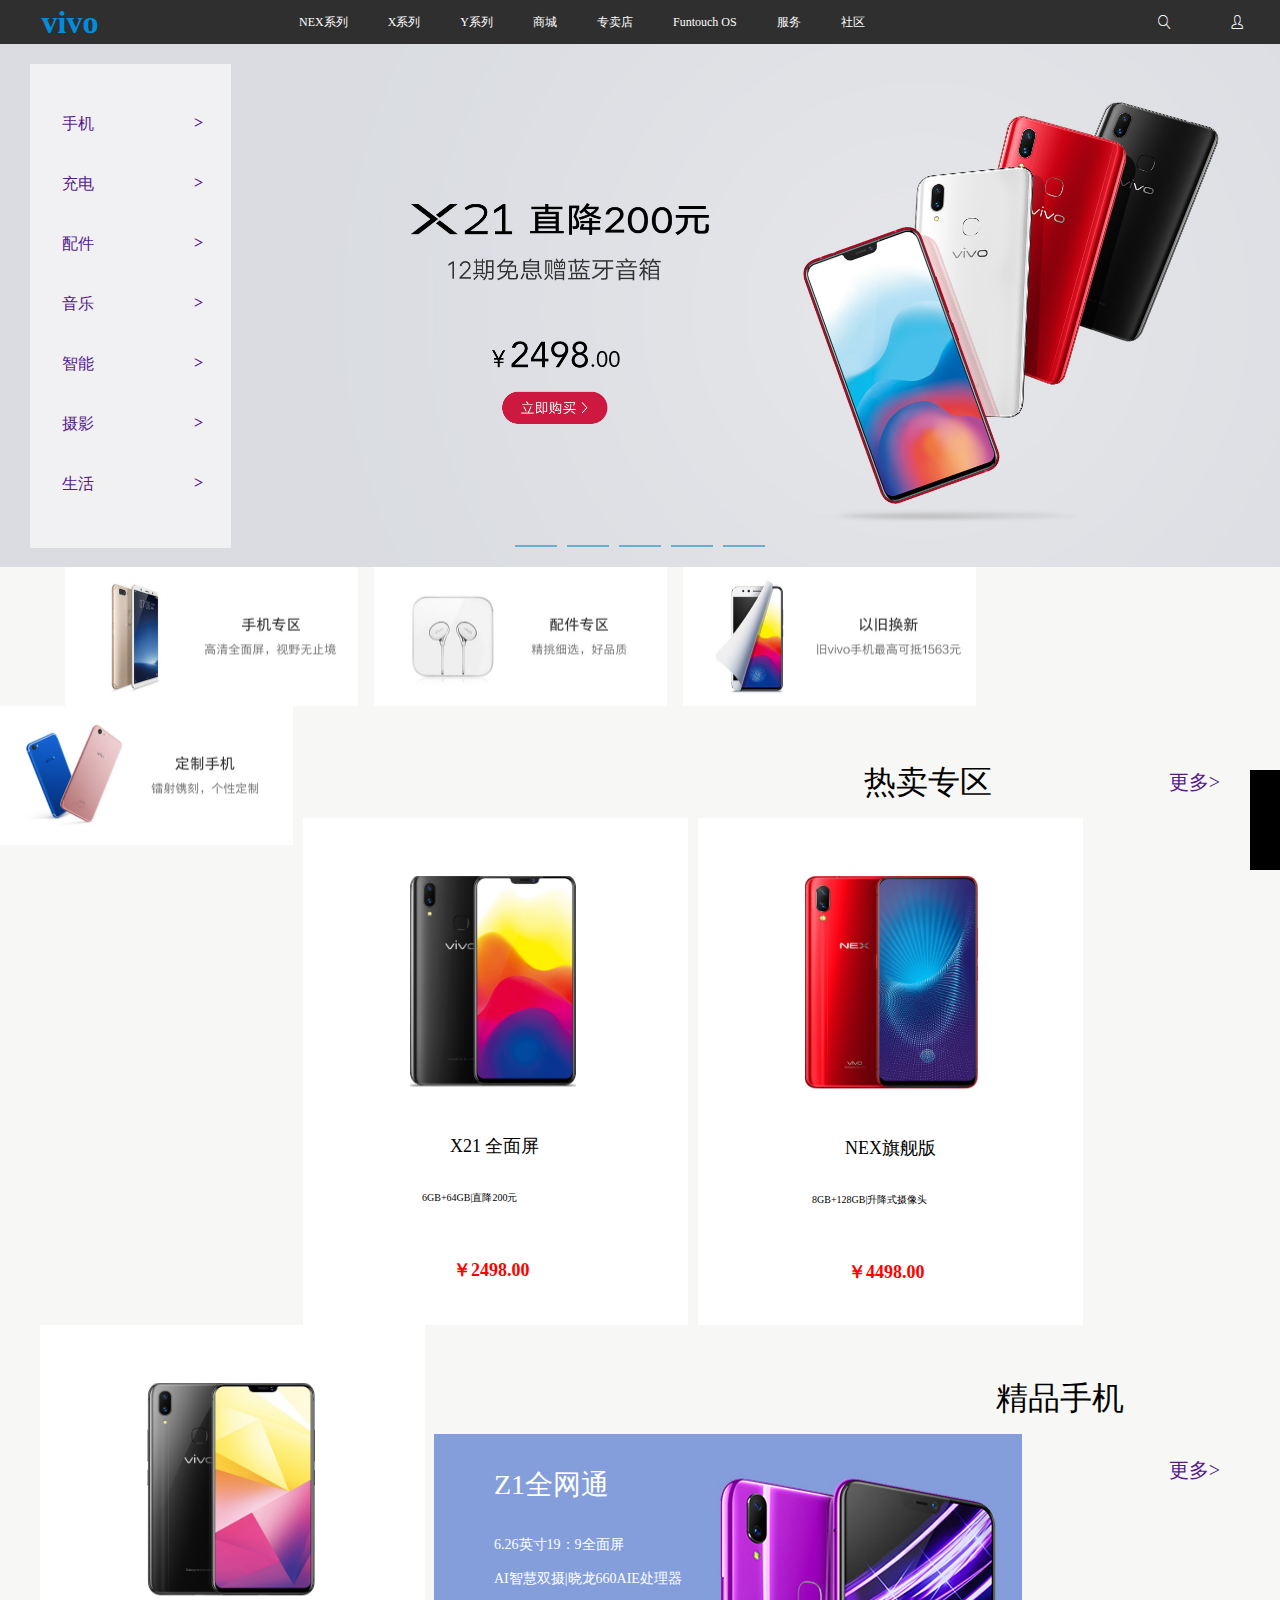
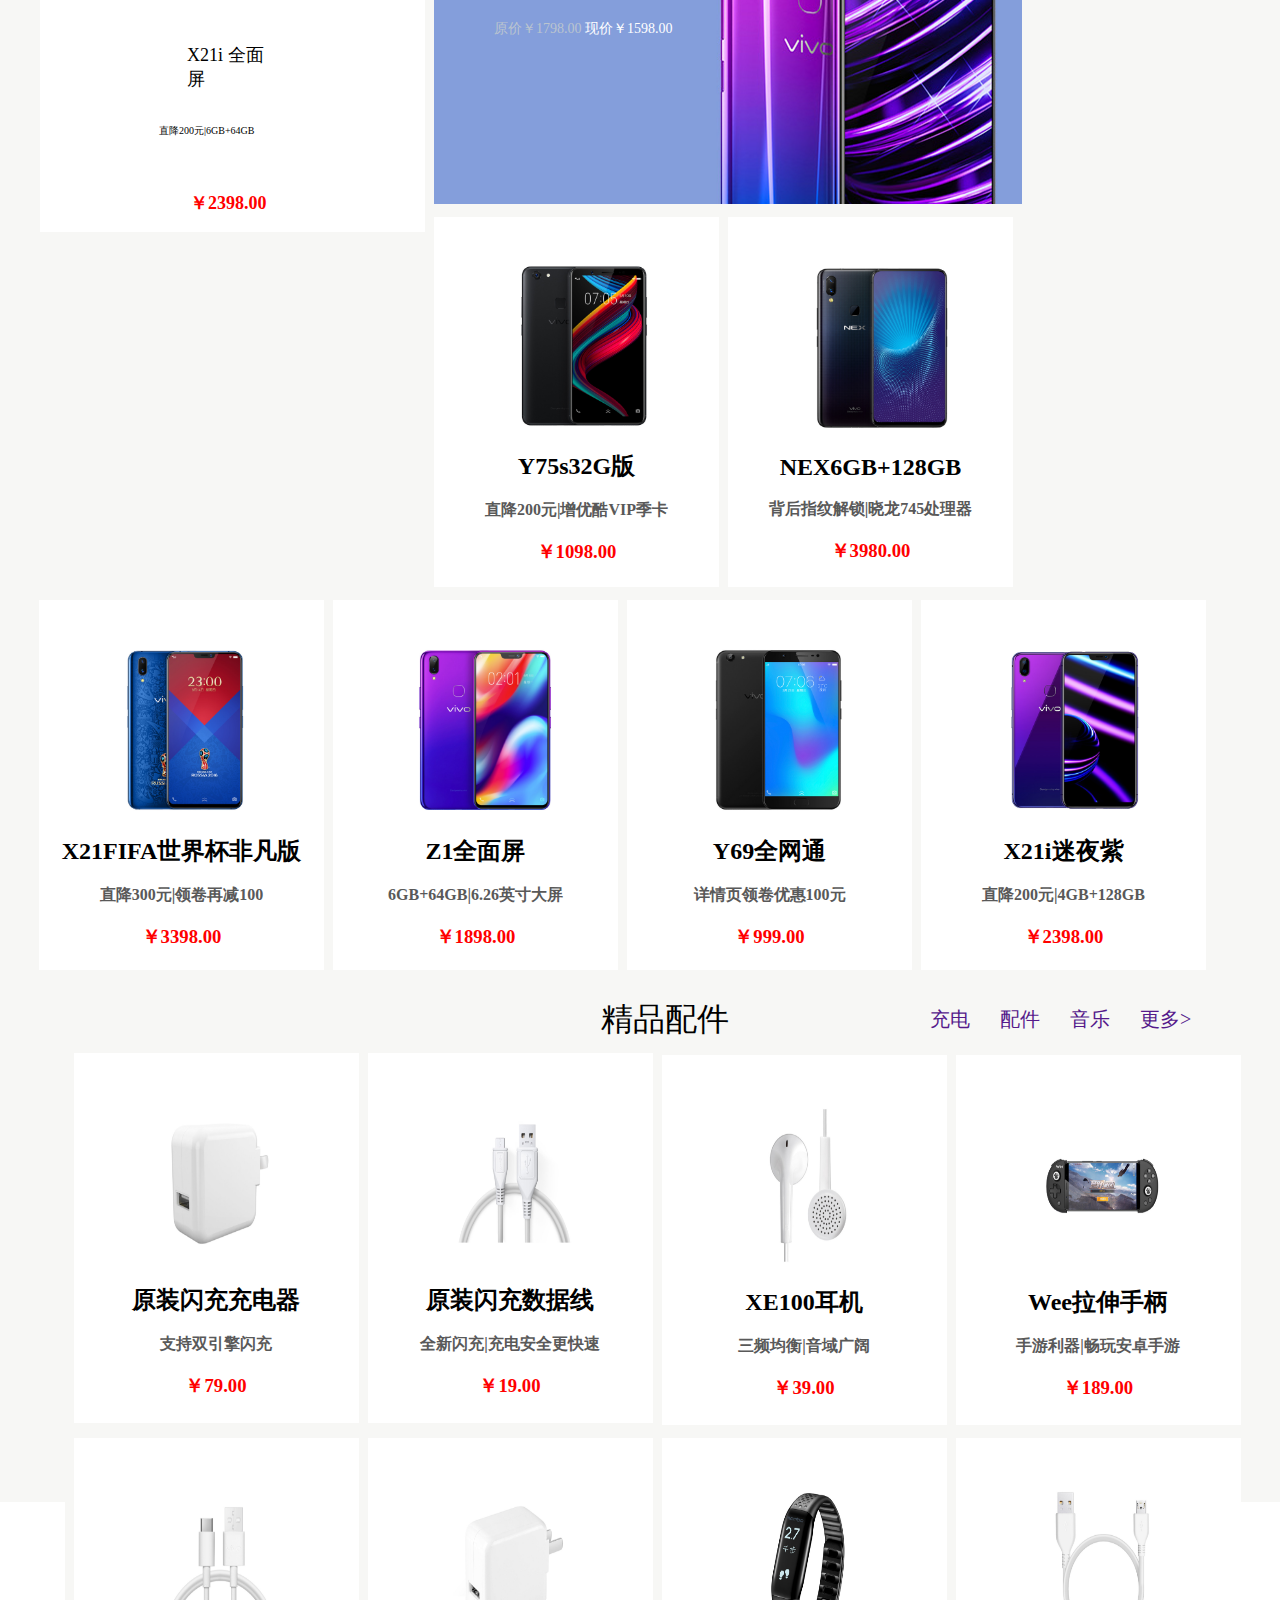
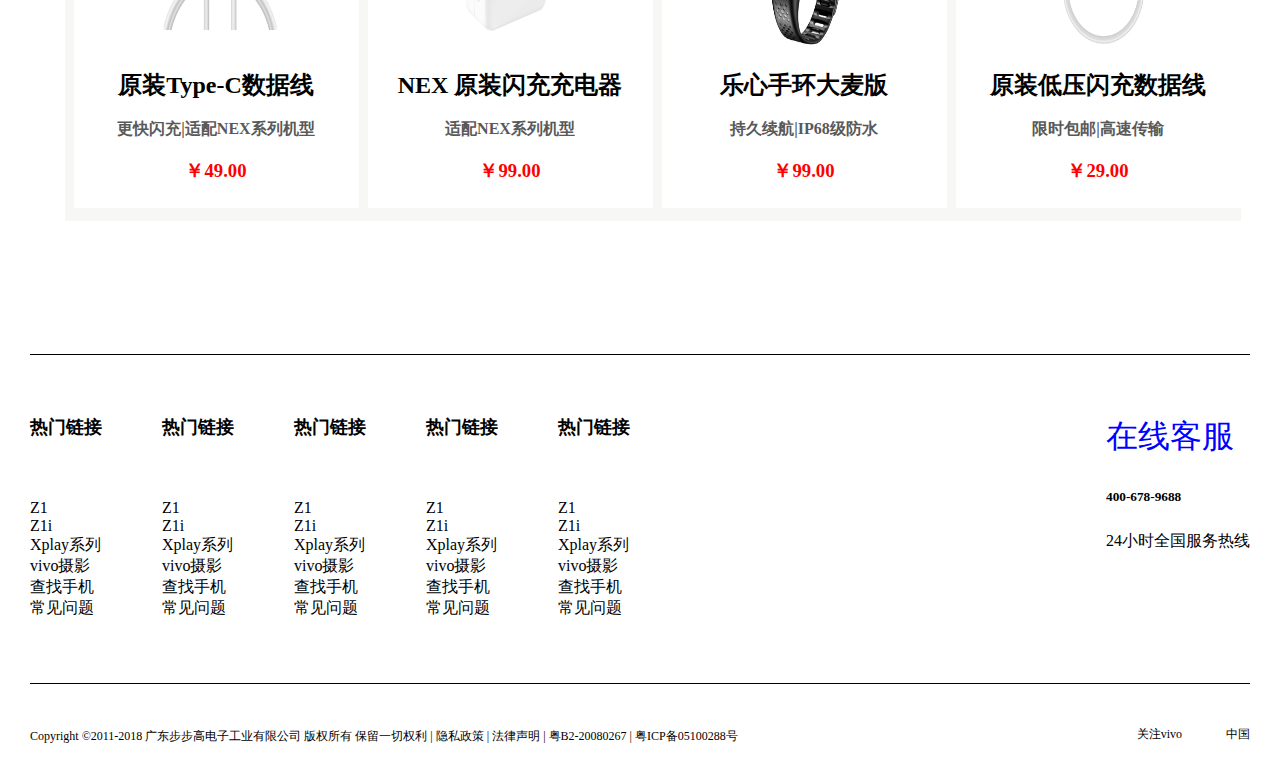
<file: vivo/vivo.html>
<!DOCTYPE html>
<html lang="en">
<head>
	<meta charset="UTF-8">
	<title>vivo</title>
	<link rel="stylesheet" href="css/vivo.css">
</head>
<body>
	<div class="bank"></div>
    <div class="daohang">
    	<div class="counter1">
    		<div class="logo"><b>vivo</b></div>
    		<div class="zi">
    			<a href="">NEX系列</a>
    			<a href="">X系列</a>
    			<a href="">Y系列</a>
    			<a href="">商城</a>
    			<a href="">专卖店</a>
    			<a href="">Funtouch OS</a>
    			<a href="">服务</a>
    			<a href="">社区</a>
    		</div>
			<div class="tubiao"><img src="img/222.png" alt=""></div>
    	</div>
    </div>
    <div class="barner">
    	<div class="banner">
    		<div class="list">
    			<a href="">手机<b>&gt</b></a>
    			<a href="">充电<b>&gt</b></a>
    			<a href="">配件<b>&gt</b></a>
    			<a href="">音乐<b>&gt</b></a>
    			<a href="">智能<b>&gt</b></a>
    			<a href="">摄影<b>&gt</b></a>
    			<a href="">生活<b>&gt</b></a>
    		</div>
    		<div class="dot">
    			<div class="dots"></div>
    			<div class="dots"></div>
    			<div class="dots"></div>
    			<div class="dots"></div>
    			<div class="dots"></div>
    		</div>
    	</div>
    </div>
    <div class="counter">
    	<div class="xiaotu"><img src="img/11.jpg" alt=""></div>
        <div class="xiaotu"><img src="img/22.jpg" alt=""></div>
        <div class="xiaotu"><img src="img/33.jpg" alt=""></div>
        <div class="xiaotu"><img src="img/44.jpg" alt=""></div>
    </div>
	<div class="remai">
		<div class="tou">
			<div class="wenzi">热卖专区</div>
			<div class="gengduo">
				<a href="">更多&gt</a>
			</div>
		</div>
		<div class="tu">
			<div class="tupian">
				<div class="tp"><img src="img/x21.png" alt="图片加载失败"></div>
				<div class="pai">X21 全面屏</div>
				<br>
				<div class="youhui">&nbsp&nbsp6GB+64GB|直降200元&nbsp&nbsp</div>
				<br>
				<div class="jiage"><b>￥2498.00</b></div>
			</div>
			<div class="tupian">
				<div class="tp"><img src="img/nex.png" alt="图片加载失败"></div>
								<div class="pai">NEX旗舰版</div>
				<br>
				<div class="youhui">8GB+128GB|升降式摄像头</div>
				<br>
				<div class="jiage"><b>￥4498.00</b></div>
			</div>
			<div class="tupian">
				<div class="tp"><img src="img/x21i.png" alt="图片加载失败"></div>
								<div class="pai">X21i 全面屏</div>
				<br>
				<div class="youhui">&nbsp&nbsp直降200元|6GB+64GB&nbsp&nbsp</div>
				<br>
				<div class="jiage"><b>￥2398.00</b></div>
			</div>
		</div>
	</div>
	<div class="jingpin">
		<div class="tou">
			<div class="wenzi">精品手机</div>
			<div class="gengduo">
				<a href="">更多&gt</a>
			</div>
		</div>
		<div class="tu1">
		    <div class="tupian1 da">
		        <div class="tu2"><img src="img/21全网通.png" alt="图片加载失败"></div>
		    	<div class="wenzi1">
		    	    <br>
		    	    <br>
		    	    <div class="pai1">Z1全网通</div>
		    	    <br>
		    	    <br>
                    <div class="js">6.26英寸19：9全面屏</div>
                    <br>
                    <div class="js">AI智慧双摄|晓龙660AIE处理器</div>
                    <br>
                    <br>
                    <div class="yuan hui1">原价￥1798.00</div>
                    <div class="xian">&nbsp现价￥1598.00</div>
                </div>
		    </div>
		    <div class="tupian1">
		    	<div class="tp1">
		    	    <img src="img/y75s.png" alt="图片加载失败">
		    	</div>
		    	<br>
		    	<h2>Y75s32G版</h2>
		    	<br>
		    	<h4>直降200元|增优酷VIP季卡</h4>
		    	<br>
		    	<h3>￥1098.00</h3>
		    </div>
		    <div class="tupian1">
		    	<div class="tp1">
		    	    <img src="img/NEX1.png" alt="图片加载失败">
		    	</div>
		    	<br>
		    	<h2>NEX6GB+128GB</h2>
		    	<br>
		    	<h4>背后指纹解锁|晓龙745处理器</h4>
		    	<br>
		    	<h3>￥3980.00</h3>
		    </div>
		    <div class="tupian1">
		        <div class="tp1">
		            <img src="img/x21世界杯.png" alt="图片加载失败">
		        </div>
		        <br>
		    	<h2>X21FIFA世界杯非凡版</h2>
		    	<br>
		    	<h4>直降300元|领卷再减100</h4>
		    	<br>
		    	<h3>￥3398.00</h3>
		    </div>
		    <div class="tupian1">
		    	<div class="tp1">
		    	    <img src="img/21全面屏.png" alt="图片加载失败">
		    	</div>
		    	<br>
		    	<h2>Z1全面屏</h2>
		    	<br>
		    	<h4>6GB+64GB|6.26英寸大屏</h4>
		    	<br>
		    	<h3>￥1898.00</h3>
		    </div>
		    <div class="tupian1">
		    	<div class="tp1">
		    	    <img src="img/y69.png" alt="图片加载失败">
		    	</div>
		    	<br>
		    	<h2>Y69全网通</h2>
		    	<br>
		    	<h4>详情页领卷优惠100元</h4>
		    	<br>
		    	<h3>￥999.00</h3>
		        </div>
		    <div class="tupian1">
		    	<div class="tp1">
		    	    <img src="img/x21迷夜紫.png" alt="图片加载失败">
		    	</div>
		    	<br>
		    	<h2>X21i迷夜紫</h2>
		    	<br>
		    	<h4>直降200元|4GB+128GB</h4>
		    	<br>
		    	<h3>￥2398.00</h3>
		    </div>
		    </div>
	</div>
	<div class="peijian">
		<div class="top">
			<div class="wenzi">精品配件</div>
			<div class="gengduo1">
				<a href="">充电</a>
				<a href="">配件</a>
				<a href="">音乐</a>
				<a href="">更多&gt</a>
			</div>
		</div>
		<div class="bottom">
			<div class="list">
				<div class="tp1">
		    	    <img src="img/1.png" alt="图片加载失败">
		    	</div>
		    	<br>
		    	<h2>原装闪充充电器</h2>
		    	<br>
		    	<h4>支持双引擎闪充</h4>
		    	<br>
		    	<h3>￥79.00</h3>
			</div>
			<div class="list">
				<div class="tp1">
		    	    <img src="img/2.png" alt="图片加载失败">
		    	</div>
		    	<br>
		    	<h2>原装闪充数据线</h2>
		    	<br>
		    	<h4>全新闪充|充电安全更快速</h4>
		    	<br>
		    	<h3>￥19.00</h3>
			</div>
			<div class="list">
				<div class="tp1">
		    	    <img src="img/3.png" alt="图片加载失败">
		    	</div>
		    	<br>
		    	<h2>XE100耳机</h2>
		    	<br>
		    	<h4>三频均衡|音域广阔</h4>
		    	<br>
		    	<h3>￥39.00</h3>
			</div>
			<div class="list">
				<div class="tp1">
		    	    <img src="img/4.png" alt="图片加载失败">
		    	</div>
		    	<br>
		    	<h2>Wee拉伸手柄</h2>
		    	<br>
		    	<h4>手游利器|畅玩安卓手游</h4>
		    	<br>
		    	<h3>￥189.00</h3>
			</div>
			<div class="list">
				<div class="tp1">
		    	    <img src="img/5.png" alt="图片加载失败">
		    	</div>
		    	<br>
		    	<h2>原装Type-C数据线</h2>
		    	<br>
		    	<h4>更快闪充|适配NEX系列机型</h4>
		    	<br>
		    	<h3>￥49.00</h3>
			</div>
			<div class="list">
				<div class="tp1">
		    	    <img src="img/6.png" alt="图片加载失败">
		    	</div>
		    	<br>
		    	<h2>NEX 原装闪充充电器</h2>
		    	<br>
		    	<h4>适配NEX系列机型</h4>
		    	<br>
		    	<h3>￥99.00</h3>
			</div>
			<div class="list">
				<div class="tp1">
		    	    <img src="img/7.png" alt="图片加载失败">
		    	</div>
		    	<br>
		    	<h2>乐心手环大麦版</h2>
		    	<br>
		    	<h4>持久续航|IP68级防水</h4>
		    	<br>
		    	<h3>￥99.00</h3>
			</div>
			<div class="list">
				<div class="tp1">
		    	    <img src="img/8.png" alt="图片加载失败">
		    	</div>
		    	<br>
		    	<h2>原装低压闪充数据线</h2>
		    	<br>
		    	<h4>限时包邮|高速传输</h4>
		    	<br>
		    	<h3>￥29.00</h3>
			</div>
		</div>
	</div>
	<footer>
		<div class="container">
			<div class="top">
				<ul>
					<li>官方正品 </li>
					<li>满68包邮 </li>
					<li>30天退换货 </li>
					<li>全国网点售后 </li>
				</ul>
			</div>
			<div class="center">
				<div class="left">
					<dl>
						<dt>热门链接</dt>
						<dd><a href="">Z1</a></dd>
						<dd><a href="">Z1i</a></dd>
						<dd><a href="">Xplay系列</a></dd>
						<dd><a href="">vivo摄影</a></dd>
						<dd><a href="">查找手机</a></dd>
						<dd><a href="">常见问题</a></dd>
					</dl>
					<dl>
						<dt>热门链接</dt>
						<dd><a href="">Z1</a></dd>
						<dd><a href="">Z1i</a></dd>
						<dd><a href="">Xplay系列</a></dd>
						<dd><a href="">vivo摄影</a></dd>
						<dd><a href="">查找手机</a></dd>
						<dd><a href="">常见问题</a></dd>
					</dl>
					<dl>
						<dt>热门链接</dt>
						<dd><a href="">Z1</a></dd>
						<dd><a href="">Z1i</a></dd>
						<dd><a href="">Xplay系列</a></dd>
						<dd><a href="">vivo摄影</a></dd>
						<dd><a href="">查找手机</a></dd>
						<dd><a href="">常见问题</a></dd>
					</dl>
					<dl>
						<dt>热门链接</dt>
						<dd><a href="">Z1</a></dd>
						<dd><a href="">Z1i</a></dd>
						<dd><a href="">Xplay系列</a></dd>
						<dd><a href="">vivo摄影</a></dd>
						<dd><a href="">查找手机</a></dd>
						<dd><a href="">常见问题</a></dd>
					</dl>
					<dl>
						<dt>热门链接</dt>
						<dd><a href="">Z1</a></dd>
						<dd><a href="">Z1i</a></dd>
						<dd><a href="">Xplay系列</a></dd>
						<dd><a href="">vivo摄影</a></dd>
						<dd><a href="">查找手机</a></dd>
						<dd><a href="">常见问题</a></dd>
					</dl>
				</div>
				<div class="right">
					<a href="">在线客服</a>
					<h5>400-678-9688</h5>
					<p>24小时全国服务热线</p>
				</div>
			</div>
			<div class="bottom">
				<p>Copyright ©2011-2018 广东步步高电子工业有限公司 版权所有 保留一切权利 | <a href="">隐私政策</a> | <a href="">法律声明</a> | <a href="">粤B2-20080267</a> | <a href="">粤ICP备05100288号</a></p>
				<a href="" class="chu">中国</a>
				<a href="" class="xu">关注vivo</a>
			</div>
		</div>
	</footer>
</body>
</html>
</file>
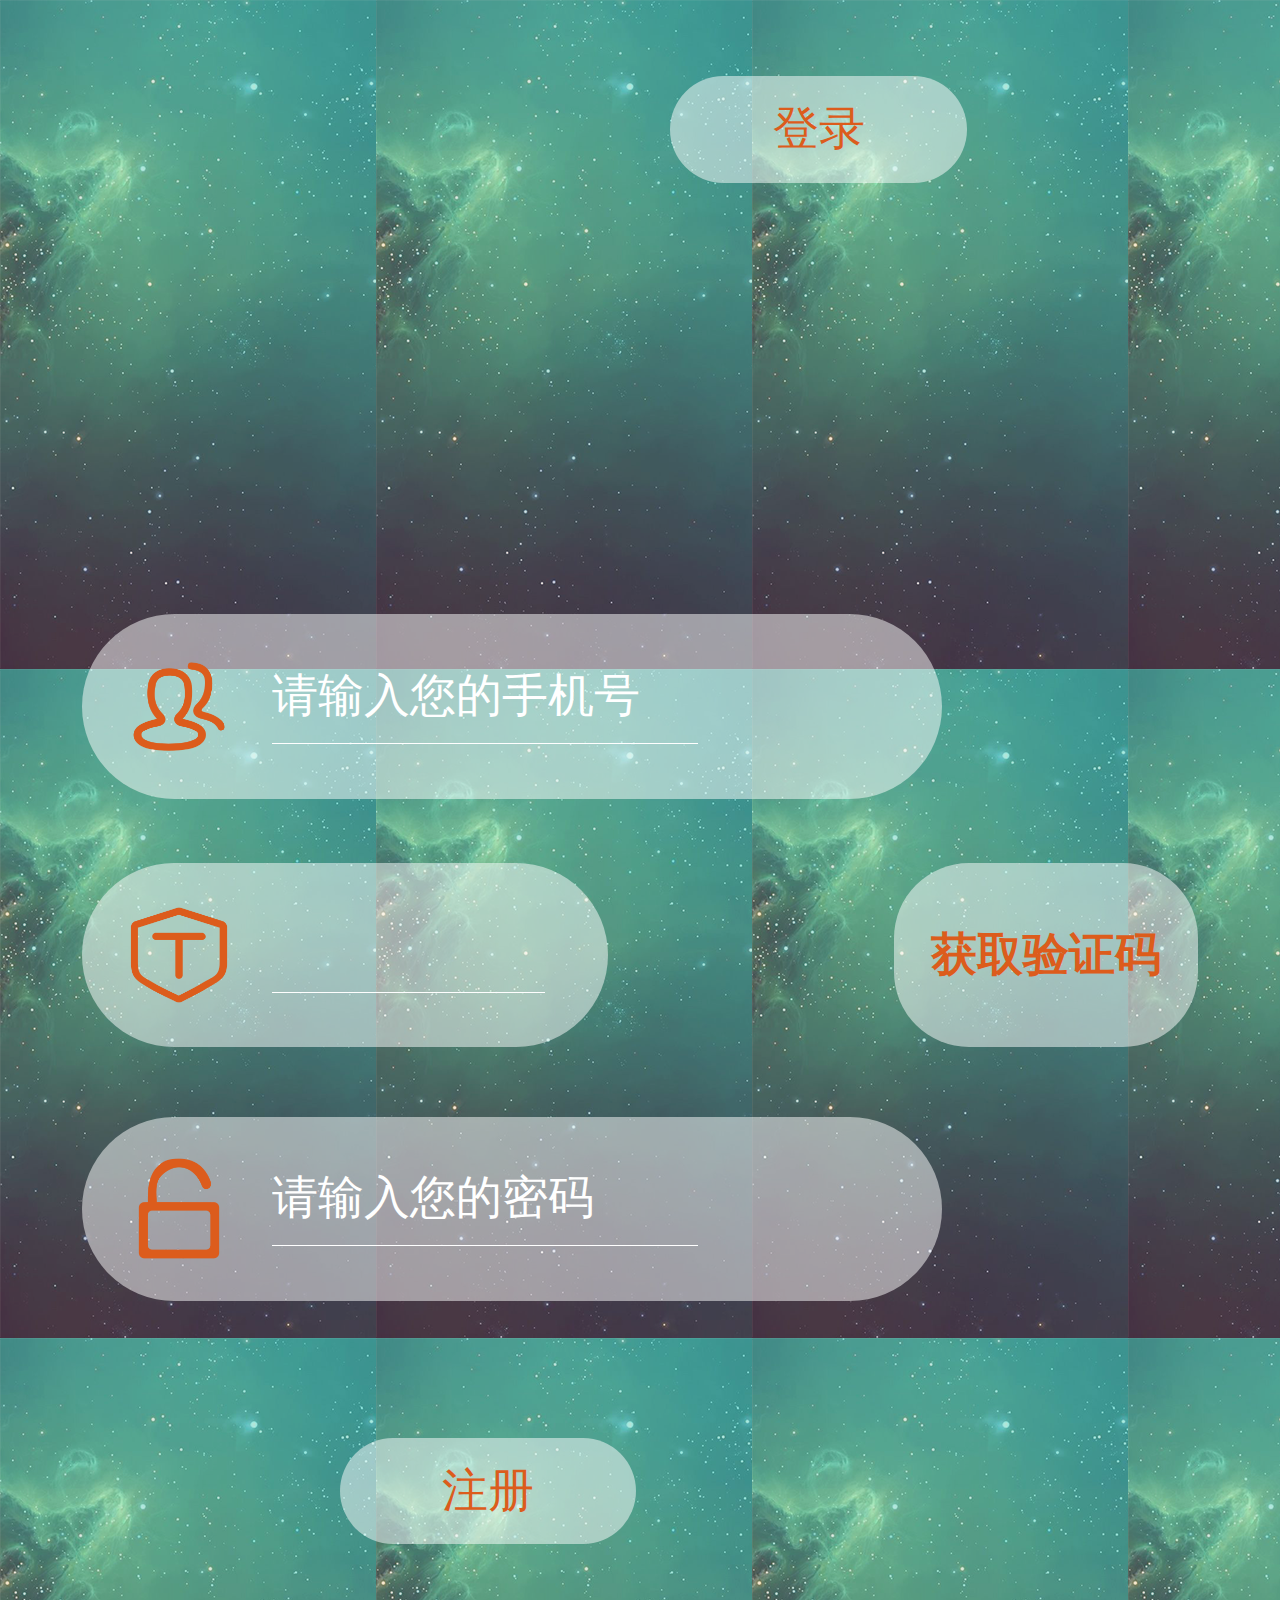
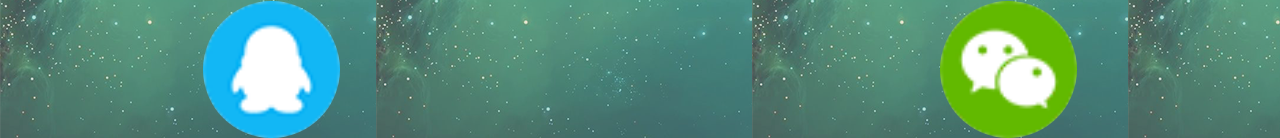
<file: wei/enroll.html>
<!DOCTYPE html>
<html lang="en">
<head>
	<meta charset="UTF-8">
	<title>注册</title>
	<meta name="viewport" content="width=device-width,initial-scale=1.0,user-scalable=no">
	<link rel="stylesheet" href="css/base.css">
	<link rel="stylesheet" href="css/rem.css">
	<link rel="stylesheet" href="css/enroll.css">
</head>
<body>
	<a href="sign.html">
		<div class="enroll">登录</div>
	</a>
	<div class="user">
		<img src="img/enroll/zhanghao.png" alt="">
		<input type="text" placeholder="请输入您的手机号">
	</div>
	<div class="ver">
		<img src="img/enroll/number.png" alt="">
		<input type="text">
	</div>
	<div class="ver1">获取验证码</div>
	<div class="pass">
		<img src="img/enroll/password.png" alt="">
		<input type="password" placeholder="请输入您的密码">
	</div>
	<a href="sign.html"><div class="sign">注册</div></a>
	<div class="qq"></div>
	<div class="weixin"></div>
</body>
</html>
</file>
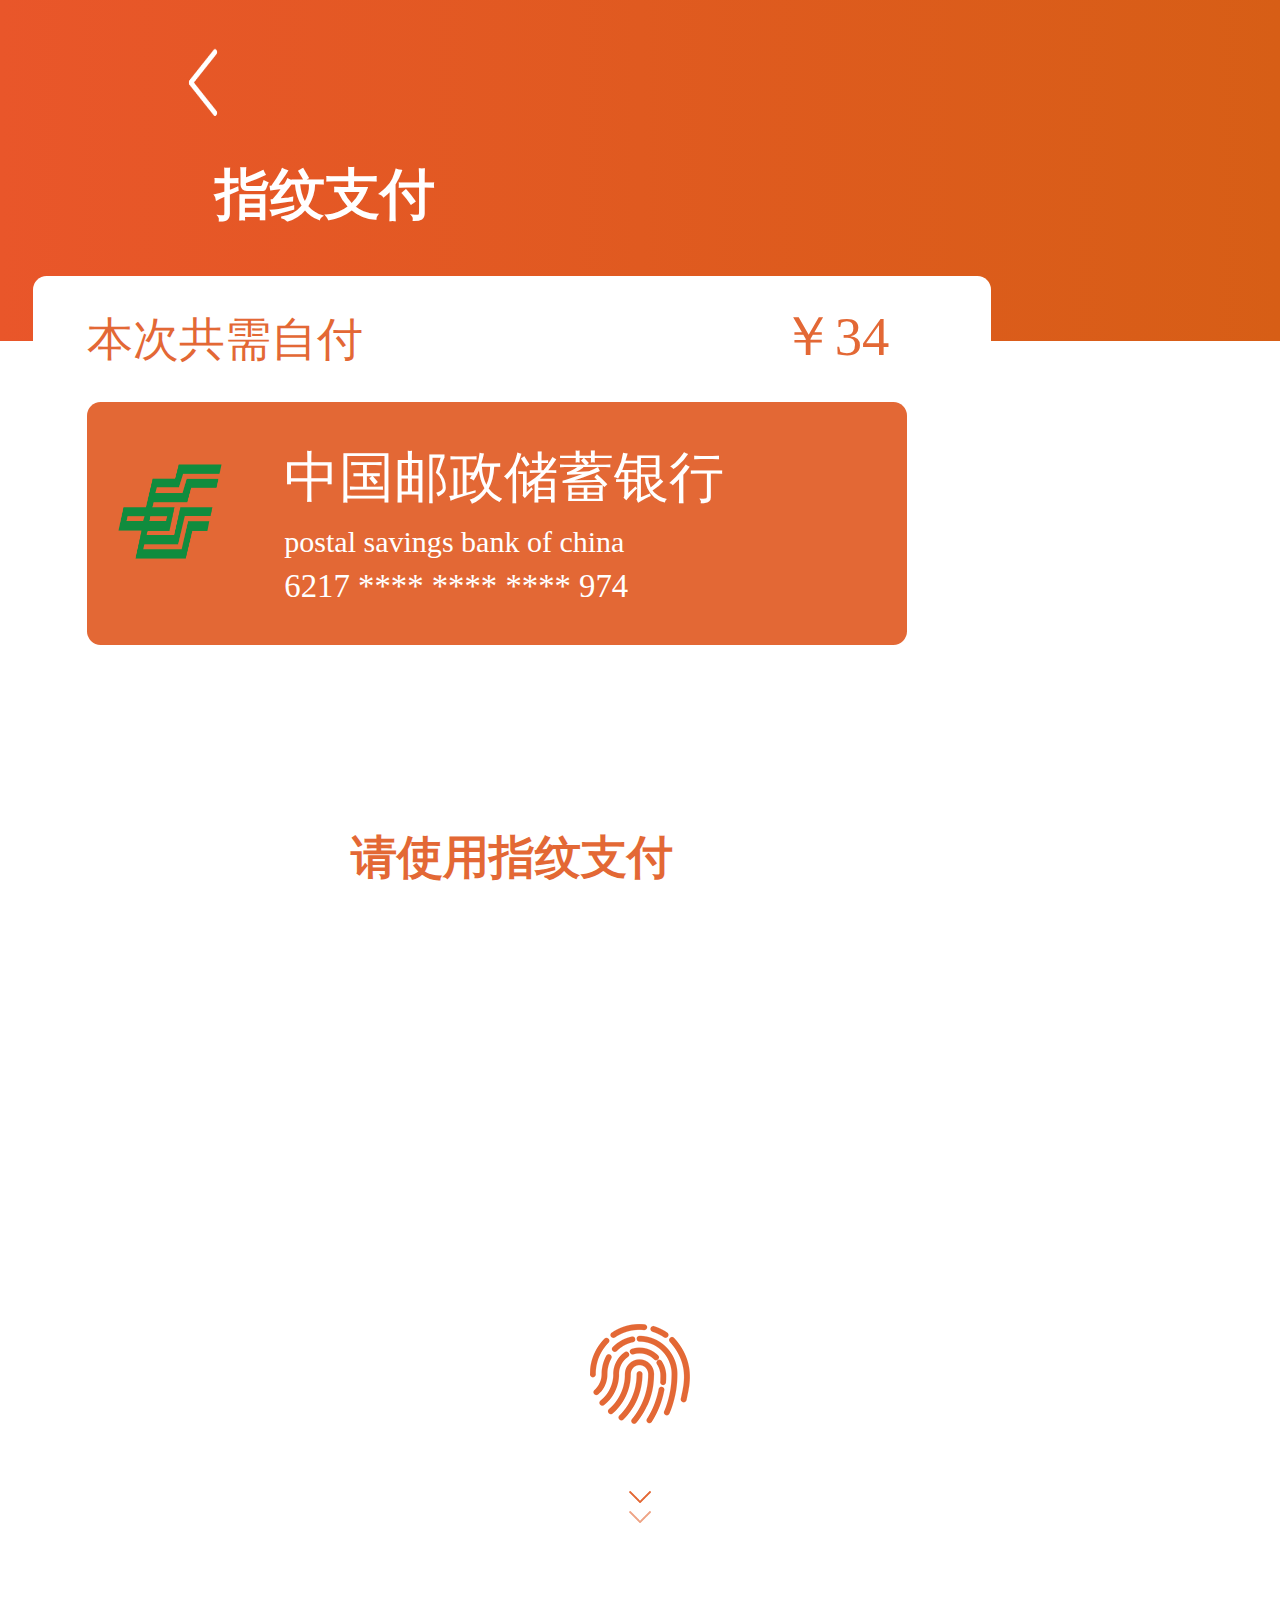
<file: wei/fingerprint.html>
<!DOCTYPE html>
<html lang="en">
<head>
	<meta charset="UTF-8">
	<title>指纹支付</title>
	<meta name="viewport" content="width=device-width,initial-scale=1.0,user-scalable=no">
	<link rel="stylesheet" href="css/base.css">
	<link rel="stylesheet" href="css/rem.css">
	<link rel="stylesheet" href="css/fingerprint.css">
</head>
<body>
	<!-- 头部开始 -->
	<header>
		<div class="container">
			<a href="opt.html">
			<img src="img/fingerprint/pass.png" alt="">
			</a>
			<h3>指纹支付</h3>
		</div>
	</header>
	<!-- 头部结束 -->
	<!-- 主体开始 -->
	<main>
		<div class="container">
			<h4>本次共需自付<span>￥34</span></h4>
			<div class="card">
				<img src="img/fingerprint/chuxuyinhang.png" alt="">
				<div class="text">
					<h2>中国邮政储蓄银行</h2>
					<h5>postal savings bank of china</h5>
					<h6>6217 **** **** **** 974</h6>
				</div>
			</div>
			<h3>请使用指纹支付</h3>
		</div>
	</main>
	<a href="over.html"><footer></footer></a>
</body>
</html>
</file>
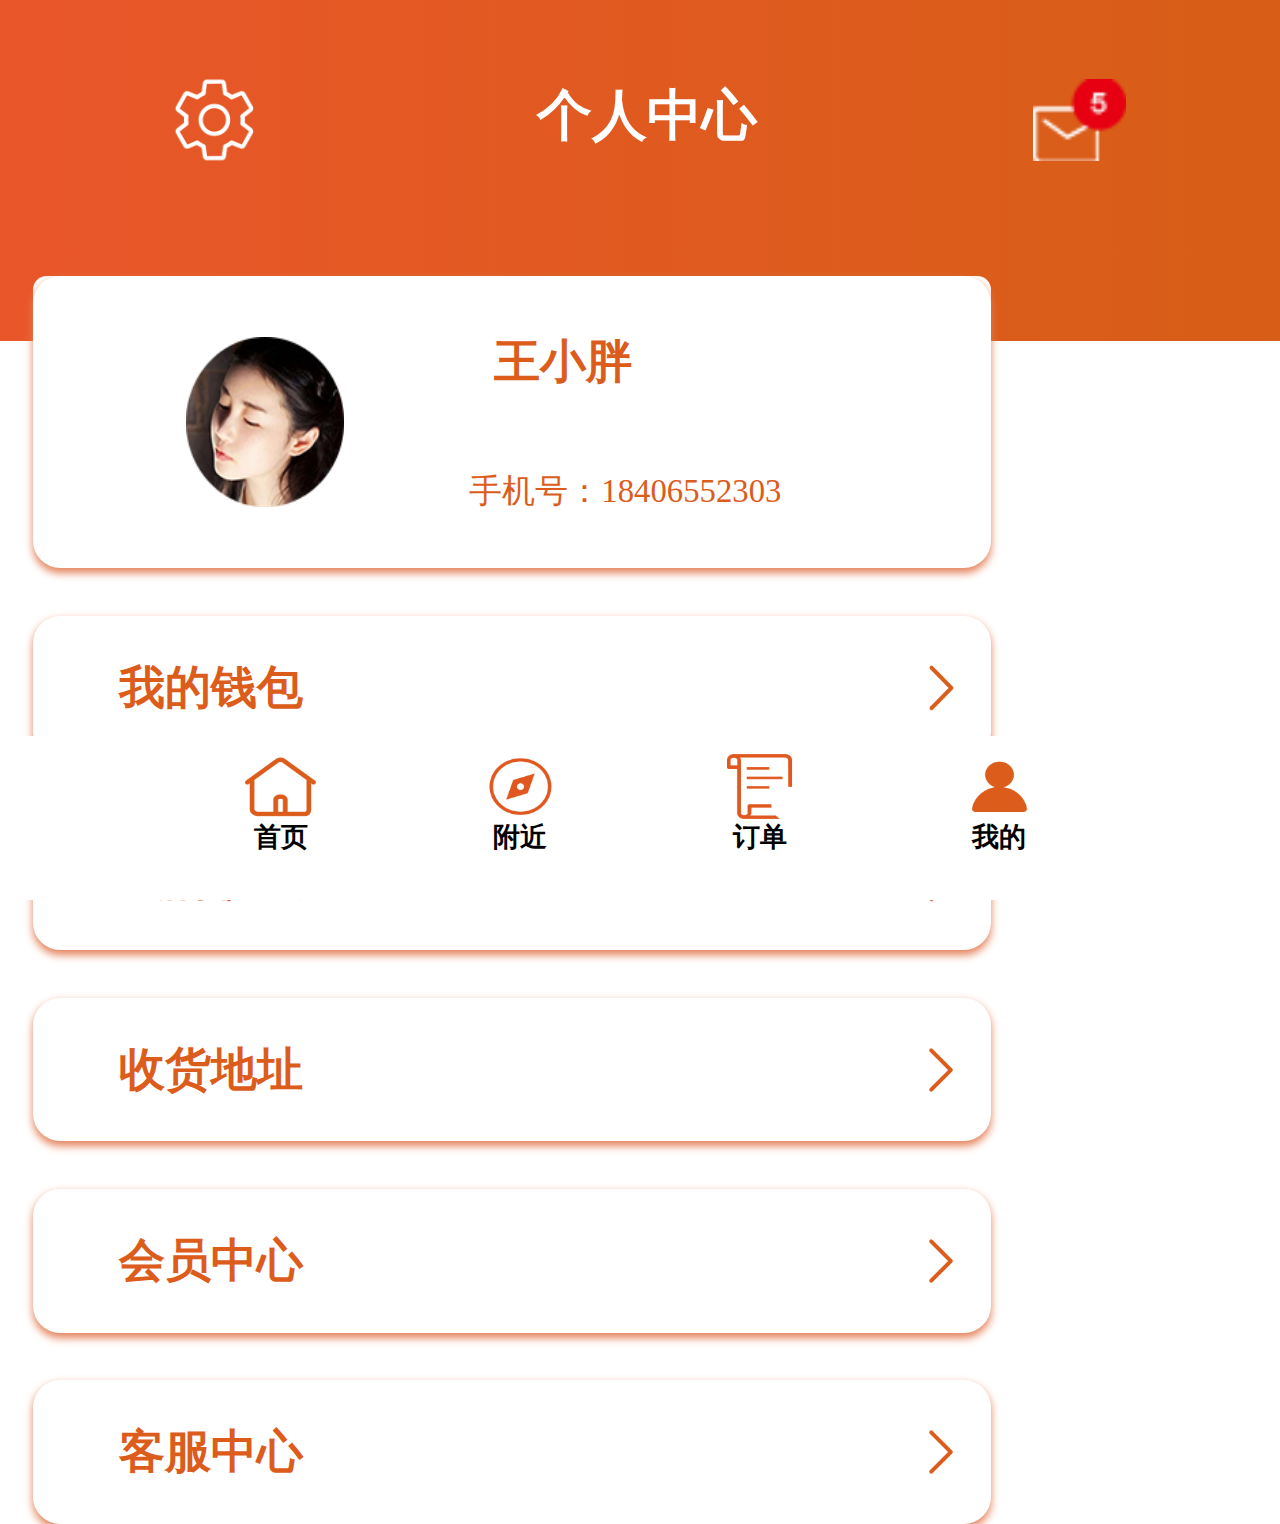
<file: wei/my.html>
<!DOCTYPE html>
<html lang="en">
<head>
	<meta charset="UTF-8">
	<title>我的</title>
	<meta name="viewport" content="width=device-width,initial-scale=1.0,user-scalable=no">
	<link rel="stylesheet" href="css/base.css">
	<link rel="stylesheet" href="css/rem.css">
	<link rel="stylesheet" href="css/my.css">
</head>
<body>
	<!-- 头部开始 -->
	<header>
		<div class="container">
			<div class="setting"></div>
			<h4>个人中心</h4>
			<div class="news"></div>
		</div>
	</header>
	<!-- 头部结束 -->
	<!-- 主体开始 -->
	<main>
		<div class="container">
			<div class="top">
				<img src="img/my/touxiang.png" alt="">
				<div class="right">
					<h5>王小胖</h5>
					<h6>手机号：18406552303</h6>
				</div>
			</div>
			<ul>
				<li>
					<span>我的钱包</span>
					<div class="get"></div>
				</li>
				<li>
					<span>我的收藏</span>
					<div class="get"></div>
				</li>
				<li>
					<span>收货地址</span>
					<div class="get"></div>
				</li>
				<li>
					<span>会员中心</span>
					<div class="get"></div>
				</li>
				<li>
					<span>客服中心</span>
					<div class="get"></div>
				</li>
			</ul>
		</div>
	</main>
	<!-- 主体结束 -->
	<!-- 底部 -->
	<footer>
		<div class="container">
			<ul>
				<a href="index.html">
					<li>
						<img src="img/my/index.png" alt="">
						<h5>首页</h5>
					</li>
				</a>
				<li>
					<img src="img/my/fujin.png" alt="">
					<h5>附近</h5>
				</li>
				<a href="order.html">
					<li>
						<img src="img/my/order.png" alt="">
						<h5>订单</h5>
					</li>
				</a>
				<li>
					<img src="img/my/me.png" alt="">
					<h5>我的</h5>
				</li>
			</ul>
		</div>
	</footer>
	<!-- 底部 -->
</body>
</html>
</file>
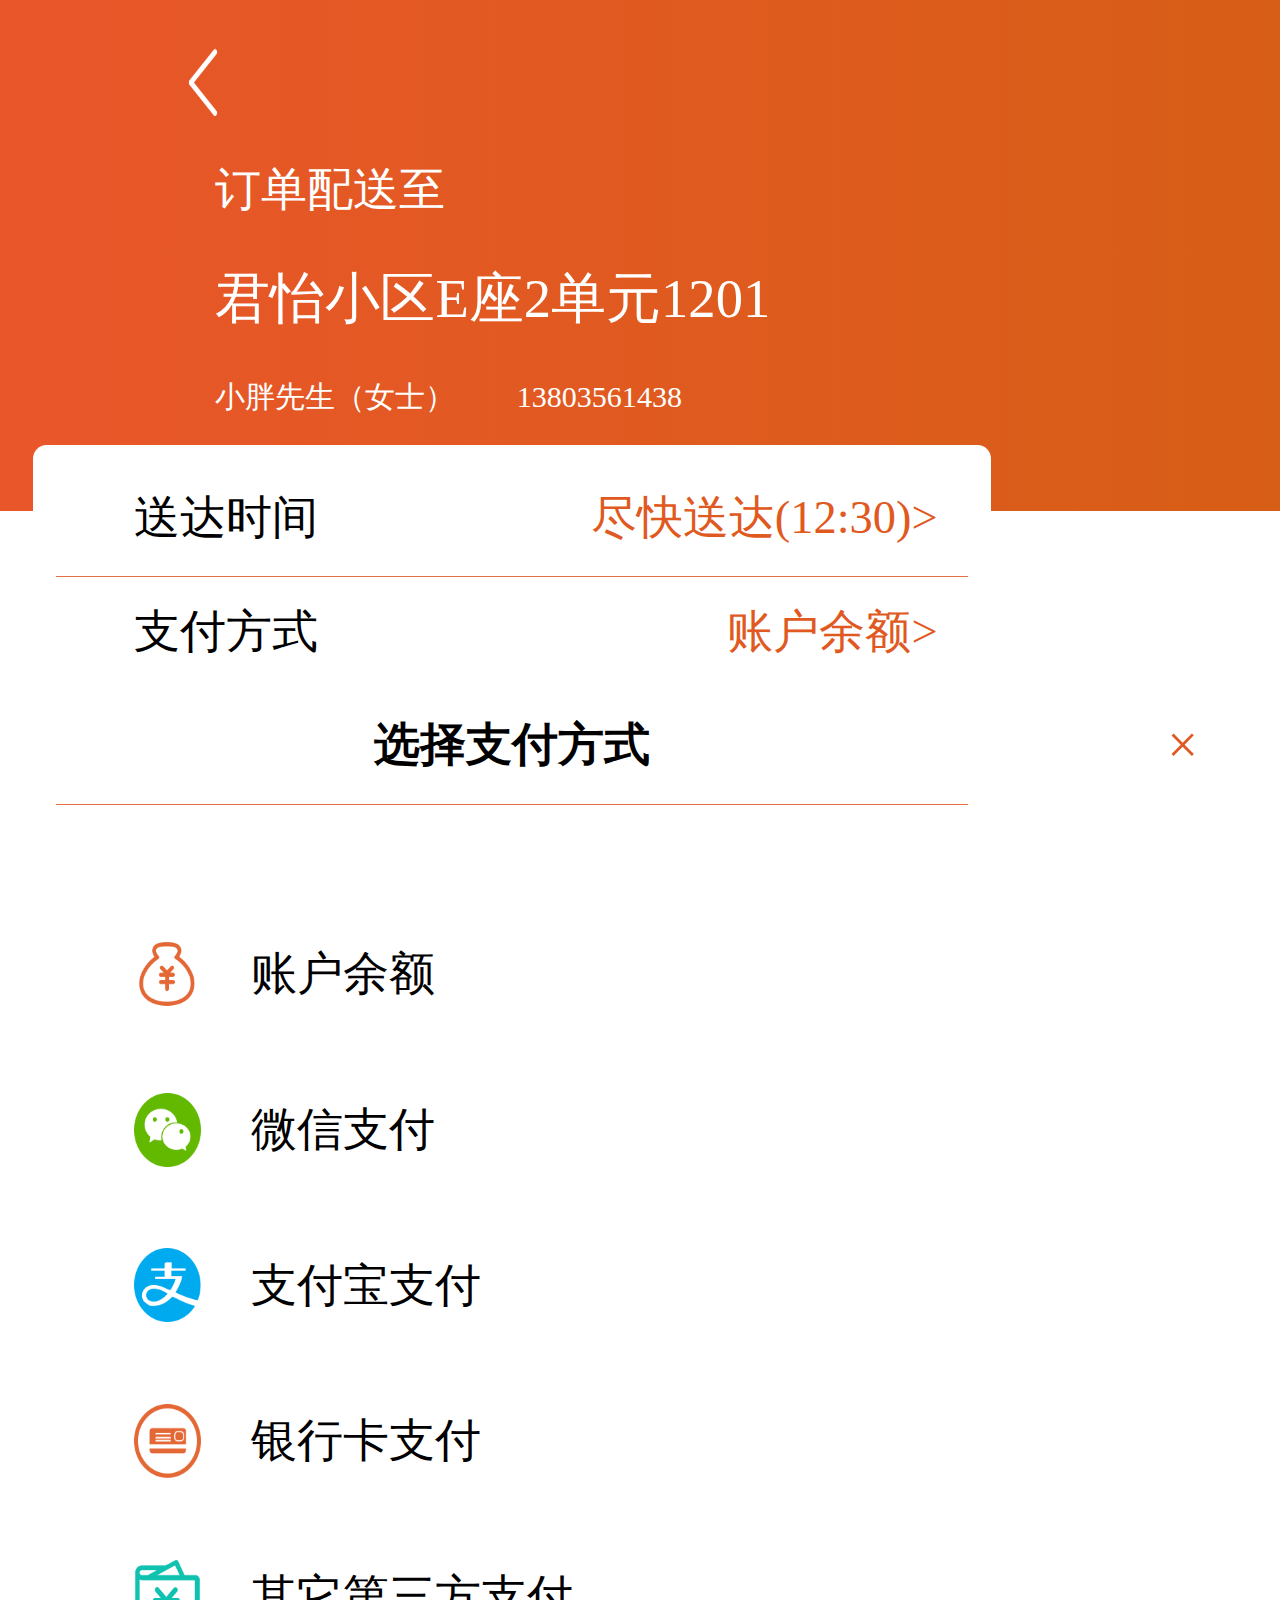
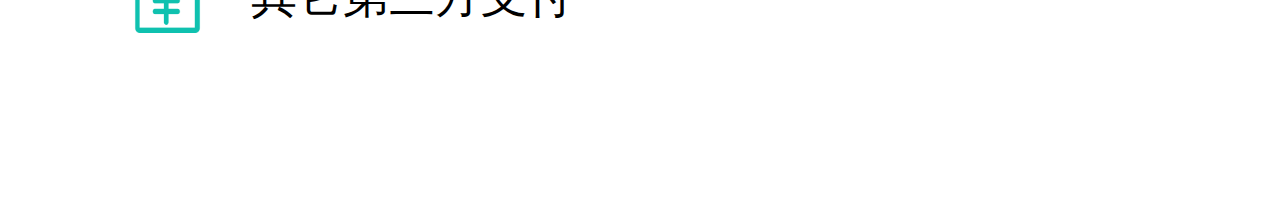
<file: wei/opt.html>
<!DOCTYPE html>
<html lang="en">
<head>
	<meta charset="UTF-8">
	<title>选择支付方式</title>
	<meta name="viewport" content="width=device-width,initial-scale=1.0,user-scalable=no">
	<link rel="stylesheet" href="css/base.css">
	<link rel="stylesheet" href="css/rem.css">
	<link rel="stylesheet" href="css/opt.css">
</head>
<body>
	<!-- 头部开始 -->
	<header>
		<div class="container">
			<a href="confirm.html">
			<img src="img/confirm/pass.png" alt="">
			</a>
			<h5>订单配送至</h5>
			<h4>君怡小区E座2单元1201</h4>
			<h6>小胖先生（女士）<span>13803561438</span></h6>
		</div>
	</header>
	<!-- 头部结束 -->
	<!-- 主体开始 -->
	<main>
		<div class="container">
			<h4>送达时间<span>尽快送达(12:30)</span><i>&gt</i></h4>
			<h5>支付方式<span>账户余额</span><i>&gt</i></h5>
			<h3>选择支付方式<b>×</b></h3>
			<ul>
				<li>
					<img src="img/opt/zhanghu.png" alt="">
					<h2>账户余额</h2>
				</li>
				<li>
					<img src="img/opt/weixin.png" alt="">
					<h2>微信支付</h2>
				</li>
				<li>
					<img src="img/opt/zhifubao.png" alt="">
					<h2>支付宝支付</h2>
				</li>
				<a href="fingerprint.html">
					<li>
					<img src="img/opt/yinhangka.png" alt="">
					<h2>银行卡支付</h2>
				</li>
				</a>
				<li>
					<img src="img/opt/disanfang.png" alt="">
					<h2>其它第三方支付</h2>
				</li>
			</ul>
		</div>
	</main>
</body>
</html>
</file>
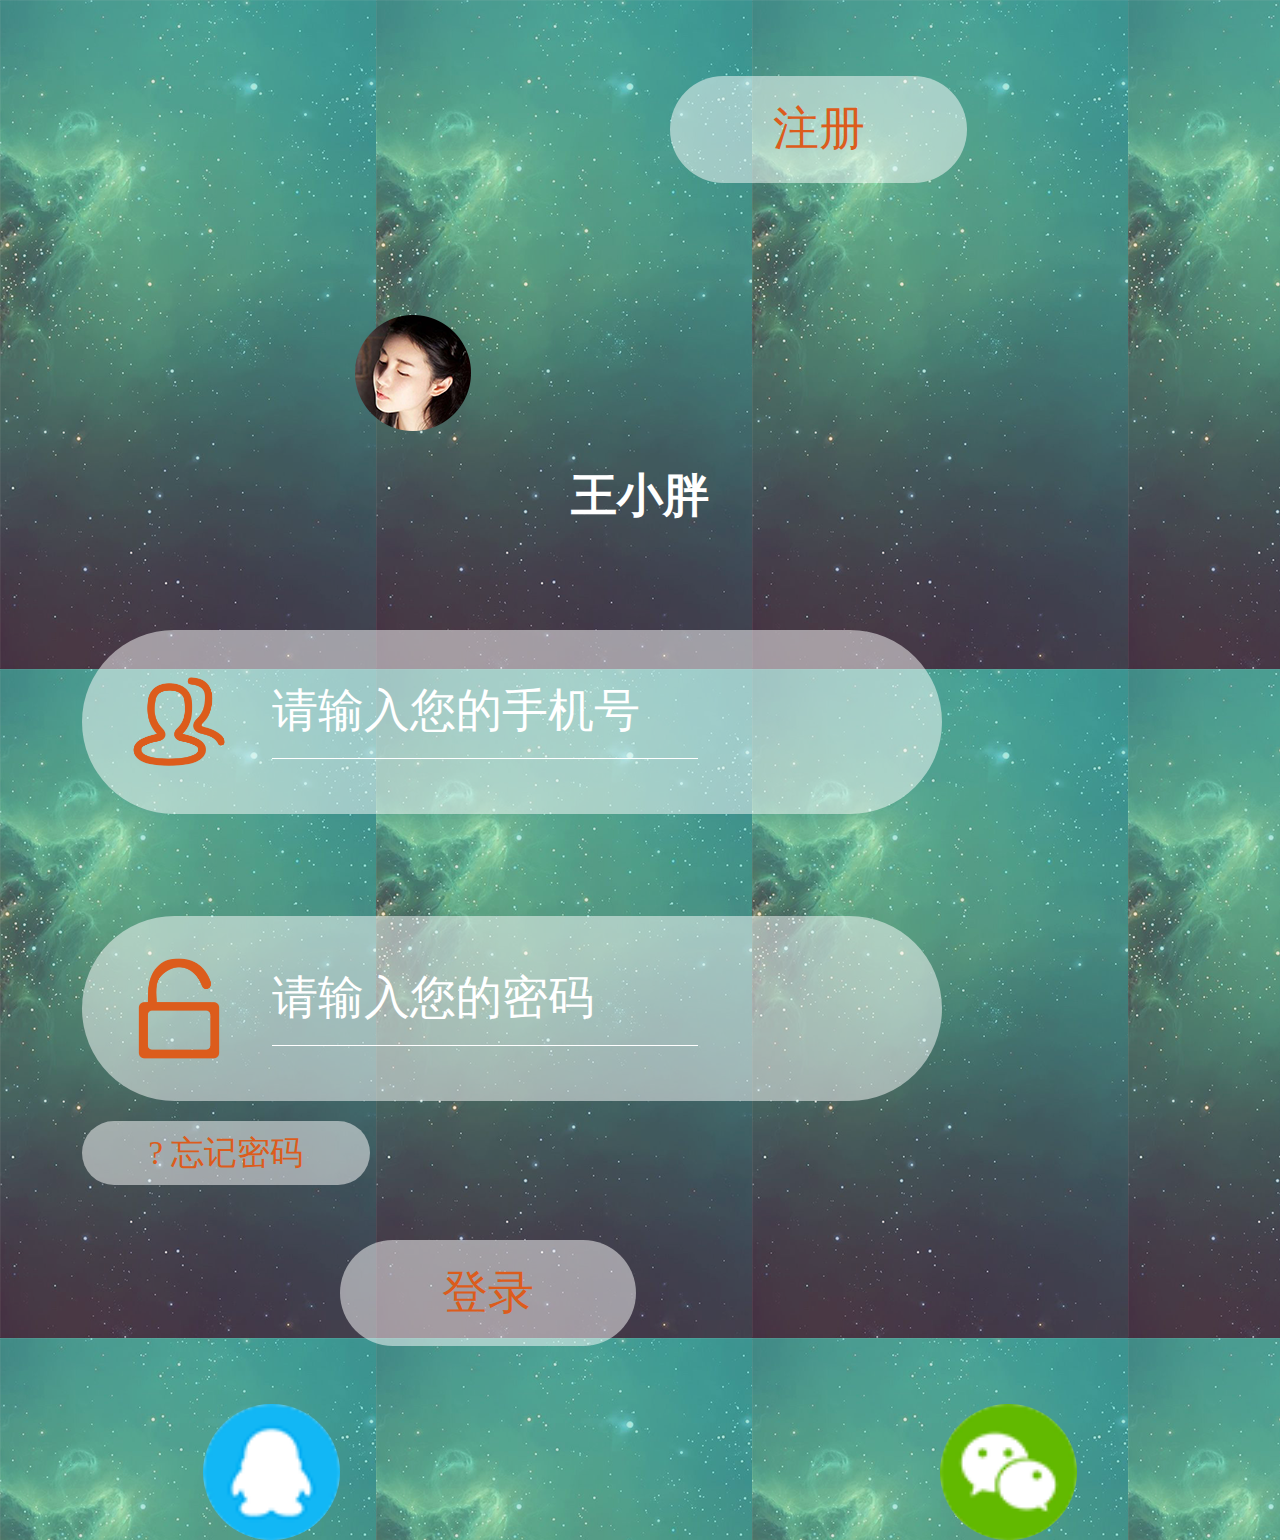
<file: wei/sign.html>
<!DOCTYPE html>
<html lang="en">
<head>
	<meta charset="UTF-8">
	<title>登录</title>
	<meta name="viewport" content="width=device-width,initial-scale=1.0,user-scalable=no">
	<link rel="stylesheet" href="css/base.css">
	<link rel="stylesheet" href="css/rem.css">
	<link rel="stylesheet" href="css/sign.css">
</head>
<body>
	<a href="enroll.html">
		<div class="enroll">注册</div>
	</a>
	<i><img src="img/sign/touxiang.png" alt=""></i>
	<h1>王小胖</h1>
	<div class="user">
		<img src="img/enroll/zhanghao.png" alt="">
		<input type="text" placeholder="请输入您的手机号">
	</div>
	<div class="pass">
		<img src="img/enroll/password.png" alt="">
		<input type="password" placeholder="请输入您的密码">
	</div>
	<div class="forget">? 忘记密码</div>
	<a href="index.html"><div class="sign">登录</div></a>
	<div class="qq"></div>
	<div class="weixin"></div>
</body>
</html>
</file>
<file: home/css/base.css>
/*
* @Author: 13425
* @Date:   2018-08-08 11:42:57
* @Last Modified by:   13425
* @Last Modified time: 2018-08-08 13:07:36
*/
*{
	margin: 0;
	padding: 0;
	box-sizing: border-box;
	list-style: none;
}
a{
	text-decoration: none;
}
i{
	font-style: normal;
}
</file>
<file: home/css/index.css>
/*
* @Author: 13425
* @Date:   2018-08-13 09:04:32
* @Last Modified by:   13425
* @Last Modified time: 2018-08-17 09:49:12
*/
header{
	width: 100%;
	height: 60px;
	background: #212A3F;
	position: fixed;
	top: 0;
	left: 0;
	z-index: 10;
}
header .con{
	width: 100%;
	height: 100%;
	display: flex;
	justify-content: space-between;
}
header .con h5{
	font-size: 30px;
	color: #dc5c1c;
}
header .con .right a.list{
	color: #fff;
	font-size: 30px;
	line-height: 60px;
	text-decoration: none;
}
header .con .right a.text{
	color: #fff;
	font-size: 15px;
	line-height: 60px;
	display: none;
	margin-right: 10px;
	text-decoration: none;
}
.banner{
	width: 100%;
	height: 536px;
	margin-top: 60px;
	background-image: url('../img/banner.png');
	background-size: cover;
	background-position: center;
	background-attachment: fixed;
}
.banner .box{
	background: rgba(0, 0, 0, 0.6);
	margin-top: 120px;
	padding: 0 40px;
	text-align: center;
}
.banner .box h4{
	color: #fff;
	font-size: 22px;
	padding-top: 20px;	
}
.banner .box h3{
	color: #fff;
	border-top: 7px double #dc5c1c;
	border-bottom: 7px double #dc5c1c;
	font-size: 34px;
	padding-top: 12px;
	padding-bottom: 12px;
	margin-bottom: 15px;
}
.banner .box p{
	color: #fff;
	font-size: 16px;
}
.banner .box span{
	color: yellow;
	font-size: 16px;
}
.banner .box .list{
	margin-top: 20px;
	margin-bottom: 35px;
}
.banner .box .list a{
	padding: 9px 15px;
	font-size: 13px;
	color: #fff;
	border: 1px solid #fff;
	text-decoration: none;
}
.banner .box .list a:hover{
	background: rgba(255,255,255, .2);
}
main .features{
	width: 100%;
	background: #8AB839;
	padding: 30px 30px;
	position: relative;
}
main .features h2{
	font-size: 30px;
	text-align: center;
	margin-top: 30px;
	margin-bottom: 30px;
	font-weight: 700;
}
main .features .void{
	width: 82px;
	height: 51px;
	border-bottom: 1px solid #fff;
	position: absolute;
	left: 0;
	right: 0;
	margin: 0 auto;
	top: 50px;
}
main .features ul li{
	margin: 30px 0;
}
main .features ul li .icon{
	width: 80px;
	height: 80px;
	border-radius: 40px;
	border: 1px solid #fff;
	text-align: center;
	line-height: 80px;
}
main .features ul li .icon i{
	font-size: 35px;
	color: #fff;
}
main .features ul li .text h2{
	font-size: 25px;
	font-weight: 400;
	margin-top: 10px;
	margin-bottom: 10px;
}
main .features ul li .text p{
	font-size: 15px;
	text-align: center;
}
main .portfolio{
	width: 100%;
	padding: 40px 30px;
	position: relative;
}
main .portfolio h2{
	font-size: 30px;
	text-align: center;
	margin-top: 30px;
	margin-bottom: 30px;
	font-weight: 700;
}
main .portfolio .void{
	width: 82px;
	height: 51px;
	border-bottom: 1px solid #8ab839;
	position: absolute;
	left: 0;
	right: 0;
	margin: 0 auto;
	top: 50px;
}
main .portfolio ul li{
	height: 248px;
	margin-bottom: 30px;
	position: relative;
}
main .portfolio ul li .jumb1{
	width: 100%;
	height: 202px;
	background-image: url('../img/vivo.png');
	background-size: cover;
}
main .portfolio ul li .jumb2{
	width: 100%;
	height: 202px;
	background-image: url('../img/xiaomi.png');
	background-size: cover;
	background-position: center;
}
main .portfolio ul li .jumb3{
	width: 100%;
	height: 202px;
	background-image: url('../img/aphone.png');
	background-size: cover;
	background-position: center;
}
main .portfolio ul li .jumb4{
	width: 100%;
	height: 202px;
	background-image: url('../img/logo.png');
	background-size: 200px;
	background-position: center;
	background-repeat: no-repeat;
}
main .portfolio ul li .jumb5{
	width: 100%;
	height: 202px;
}
main .portfolio ul li .down{
	width: calc(100% - 30px);
	height: 0;
	background: rgba(255, 255, 255, 0.6);
	position: absolute;
	top: 0;
}
main .portfolio ul li:hover .down{
	height: 202px;
	transition-duration: 1s;
}
main .portfolio ul li h6{
	text-align: center;
	line-height: 46px;
	background: #8ab839;
	font-size: 15px;
	margin: 0;
}
main ol{
	width: 100%;
	height: 630px;
	background: #212A3F;
	margin-bottom: 60px;
	padding-top: 60px;
}
main ol li{
	height: 110px;
	margin-bottom: 30px;
	text-align: center;
	padding-top: 15px;
	display: flex;
	flex-direction: column;
	justify-content: center;
}
main ol li .iconfont{
	font-size: 40px;
	color: #8AB839;
}
main ol li span{
	color: #fff;
}
main .contact{
	width: 100%;
	padding: 40px 30px;
	position: relative;
}
main .contact h2{
	font-size: 30px;
	text-align: center;
	margin-top: 30px;
	margin-bottom: 30px;
	font-weight: 700;
}
main .contact .void{
	width: 82px;
	height: 51px;
	border-bottom: 1px solid #8ab839;
	position: absolute;
	left: 0;
	right: 0;
	margin: 0 auto;
	top: 60px;
}
main .contact input{
	width: 100%;
	height: 46px;
	border-radius: 1px;
	background: #D3D4D9;
	padding-left: 10px;
	margin-bottom: 20px;
	border: none;
}
main .contact textarea{
	width: 100%;
	border-radius: 1px;
	background: #D3D4D9;
	padding-left: 10px;
	margin-bottom: 20px;
}
main .contact button{
	width: 117px;
	height: 46px;
	background: #8AB839;
	margin-bottom: 120px;
	color: #fff;
	font-size: 20px;
}
main .contact h6{
	font-size: 24px;
}
main .motto{
	width: 100%;
	height: 287px;
	background: #212A3F;
	text-align: center;
	color: #fff;
	font-size: 20px;
	padding-top: 100px;
	margin-bottom: 30px;
}
main .motto button{
	background: #8AB839;
	color: #fff;
	border: 0;
}
footer p{
	text-align: center;
	margin-bottom: 30px;
}
footer p a{
	color: #8AB839;
}
@media screen and (min-width: 768px){
	header .con .right a.list{
		display: none;
	}
	header .con .right a.text{
		display: inline;
	}
	main ol{
		height: 110px;
		padding-top: 0;
	}
	main ol li{
		padding-top: 0;
	}
	main .motto{
		display: flex;
		justify-content: space-around;
	}
	main .motto button{
		height: 51px;
	}
}
@media screen and (min-width: 992px){
	main .contact .bottom{
		display: flex;
		justify-content: space-around;
	}
}
</file>
<file: iphone/css/index.css>
/*
* @Author: 13425
* @Date:   2018-08-11 11:56:48
* @Last Modified by:   13425
* @Last Modified time: 2018-08-14 17:17:26
*/
*{
	margin: 0;
	padding: 0;
	box-sizing: border-box;
}
header{
	width: 100%;
	height: 44px;
	padding-left: 158px;
	padding-right: 158px;
	background: #333;
	display: flex;
	justify-content: space-between;
	position: fixed;
	top: 0;
}
header a.list{display: none;}
header a{
	font-size: 12px;
	color: #fff;
	line-height: 44px;
	text-decoration: none;
}
header .icon-weibiaoti-c{
	font-size: 20px;
}
header .icon-pingguo{
	font-size: 18px;
}
header .icon-sousuo{
	font-size: 25px;
}
header .icon-gouwudai{
	color: #fff;
}
@media screen and (max-width: 1200px){}
@media screen and (max-width: 992px){
	header{
		padding-left: 18px;
		padding-right: 18px;
	}
}
@media screen and (max-width: 768px){
	header a.list{
		display: inline;
	}
	header a.text{
		display: none;
	}
}
.X{
	background: #fafafa;
	width: 100%;
	height: 569px;
	background-image: url('https://www.apple.com/v/home/ds/images/heroes/iphone-x/iphone_x_large.jpg');
	background-repeat: no-repeat;
	background-position: center 232px;
	padding-top: 80px;
	margin-bottom: 20px;
}
.X h2{
	font-size: 50px;
	text-align: center;
}
.X h3{
	font-size: 25px;
	text-align: center;
	font-weight: 400;
}
.X h4{
	font-size: 20px;
	text-align: center;
	margin-top: 5px;
	font-weight: 400;
}
.X h4 a{
	text-decoration: none;
	color: blue;
	margin-right: 20px;
}
@media screen and (max-width: 1200px){}
@media screen and (max-width: 992px){
	.X{
		background-image: url('https://www.apple.com/v/home/ds/images/heroes/iphone-x/iphone_x_medium.jpg')
	}
	.X h2{
		font-size: 35px;
	}
}
@media screen and (max-width: 768px){
	.X{
		background-image: url('https://www.apple.com/v/home/ds/images/heroes/iphone-x/iphone_x_small.jpg')
	}
	.X h2{
		font-size: 20px;
	}
}
.X1{
	background: #fafafa;
	width: 100%;
	height: 581px;
	background-image: url('https://www.apple.com/cn/home/images/heroes/ipad_large.jpg');
	background-repeat: no-repeat;
	background-position: center 232px;
	padding-top: 80px;
	margin-bottom: 20px;
}
.X1 h2{
	font-size: 50px;
	text-align: center;
}
.X1 h3{
	font-size: 25px;
	text-align: center;
	font-weight: 400;
}
.X1 h4{
	font-size: 20px;
	text-align: center;
	margin-top: 5px;
	font-weight: 400;
}
.X1 h4 a{
	text-decoration: none;
	color: blue;
	margin-right: 20px;
}
@media screen and (max-width: 1200px){}
@media screen and (max-width: 992px){
	.X1{
		background-image: url('https://www.apple.com/cn/home/images/heroes/ipad_medium.jpg')
	}
	.X1 h2{
		font-size: 35px;
	}
}
@media screen and (max-width: 768px){
	.X1{
		background-image: url('https://www.apple.com/cn/home/images/heroes/ipad_small.jpg')
	}
	.X1 h2{
		font-size: 20px;
	}
}
.X2{
	background: #fafafa;
	width: 100%;
	height: 580px;
	background-image: url('https://www.apple.com/cn/home/images/heroes/macbook-pro/macbook_pro_performance_large.jpg');
	background-repeat: no-repeat;
	background-position: center;
	padding-top: 80px;
	margin-bottom: 20px;
}
.X2 h2{
	font-size: 50px;
	text-align: center;
	color: #fff;
}
.X2 h3{
	font-size: 25px;
	text-align: center;
	font-weight: 400;
	color: #fff;
}
.X2 h4{
	font-size: 20px;
	text-align: center;
	margin-top: 5px;
	font-weight: 400;
	color: #fff;
}
.X2 h4 a{
	text-decoration: none;
	color: #fff;
	margin-right: 20px;
}
@media screen and (max-width: 1200px){}
@media screen and (max-width: 992px){
	.X2{
		background-image: url('https://www.apple.com/cn/home/images/heroes/macbook-pro/macbook_pro_performance_medium.jpg')
	}
	.X2 h2{
		font-size: 35px;
	}
	}
@media screen and (max-width: 768px){
	.X2{
		background-image: url('https://www.apple.com/cn/home/images/heroes/macbook-pro/macbook_pro_performance_small.jpg')
	}
	.X2 h2{
		font-size: 20px;
	}
}
.gg{
	width: 100%;
	padding-left: 12px;
	padding-right: 12px;
	display: flex;
	flex-wrap: wrap;
}
.gg .gg1{
	width: calc(50% - 6px);
	height: 580px;
	margin-bottom: 12px;
	margin-right: 6px;
	background-image: url('https://www.apple.com/cn/home/images/promos/shop_for_college_large.jpg');
	background-position: center;
	padding-top: 50px;
}
.gg .gg1 h2{
	font-size: 35px;
	text-align: center;
}
.gg .gg1 p{
	font-size: 18px;
	text-align: center;
	margin-top: 10px;
}
.gg .gg2{
	width: calc(50% - 6px);
	height: 580px;
	margin-bottom: 12px;
	margin-left: 6px;
	background-image: url('https://www.apple.com/v/home/ds/images/promos/behind_the_mac_peter_large.jpg');
	background-position: center;
	padding-top: 450px;
}
.gg .gg2 h2{
	font-size: 35px;
	text-align: center;
	color: #fff;
}
.gg .gg2 h4{
	font-size: 16px;
	text-align: center;
	margin-top: 5px;
	font-weight: 400;
	color: #fff;
}
.gg .gg2 h4 a{
	text-decoration: none;
	color: #fff;
	margin-right: 30px;
}
.gg .gg3{
	width: calc(50% - 6px);
	height: 580px;
	margin-bottom: 12px;
	margin-right: 6px;
	background-image: url("https://www.apple.com/cn/home/images/promos/iphone_x_a11_large.jpg");
	background-position: center;
	padding-top: 450px;
}
.gg .gg3 h2{
	font-size: 35px;
	text-align: center;
	color: #fff;
}
.gg .gg3 h3{
	font-size: 18px;
	text-align: center;
	margin-top: 5px;
	font-weight: 400;
	color: #fff;
}
.gg .gg3 a{
	text-decoration: none;
	color: #fff;
	margin-right: 30px;
	margin-left: 43%;
}
.gg .gg4{
	width: calc(50% - 6px);
	height: 580px;
	margin-bottom: 12px;
	margin-left: 6px;
	background: #F9F0EB;
	background-image: url("https://www.apple.com/v/home/ds/images/promos/iphone_8_large.jpg");
	background-repeat: no-repeat;
	background-position: center bottom;
	padding-top: 40px;
}
.gg .gg4 h2{
	font-size: 35px;
	text-align: center;
}
.gg .gg4 h3{
	font-size: 18px;
	text-align: center;
	font-weight: 400;
}
.gg .gg4 h4{
	font-size: 15px;
	text-align: center;
	margin-top: 5px;
	font-weight: 400;
}
.gg .gg4 h4 a{
	text-decoration: none;
	color: blue;
	margin-right: 20px;
}
.gg .gg5{
	width: calc(50% - 6px);
	height: 580px;
	margin-bottom: 12px;
	margin-right: 6px;
	background-image: url("https://www.apple.com/cn/home/images/half-width-promos/trade_up_large.jpg");
	background-position: center;
	padding-top: 50px;
}
.gg .gg5 h2{
	font-size: 35px;
	text-align: center;
}
.gg .gg5 p{
	font-size: 18px;
	text-align: center;
	margin-top: 10px;
}
.gg .gg6{
	width: calc(50% - 6px);
	height: 580px;
	margin-left: 6px;
	background: #000;
	margin-bottom: 12px;
	background-image: url("https://www.apple.com/cn/home/images/promos/three_rings_large.jpg");
	background-repeat: no-repeat;
	background-position: center 190px;
	padding-top: 50px;
}
.gg .gg6 h2{
	font-size: 35px;
	text-align: center;
	color: #fff;
}
.gg .gg6 p{
	font-size: 18px;
	color: #fff;
	text-align: center;
	margin-top: 10px;
}
@media screen and (max-width: 1200px){}
@media screen and (max-width: 992px){
	.gg .gg1{
		background-image: url("https://www.apple.com/cn/home/images/promos/shop_for_college_medium.jpg");
	}
	.gg .gg1 h2{
	font-size: 28px;
	text-align: center;
	}
	.gg .gg2{
		background-image: url("https://www.apple.com/v/home/ds/images/promos/behind_the_mac_peter_medium.jpg");
	}
	.gg .gg3{
		background-image: url("https://www.apple.com/cn/home/images/promos/iphone_x_a11_medium.jpg");
	}
	.gg .gg4{
		background-image: url("https://www.apple.com/v/home/ds/images/promos/iphone_8_medium.jpg");
	}
	.gg .gg5{
		background-image: url("https://www.apple.com/cn/home/images/half-width-promos/trade_up_medium.jpg");
	}
	.gg .gg5 h2{
	font-size: 28px;
	text-align: center;
	}
	.gg .gg6{
		background-image: url("https://www.apple.com/cn/home/images/promos/three_rings_medium.jpg");
	}
	.gg .gg6 h2{
	font-size: 28px;
	}
}
@media screen and (max-width: 768px){
	.gg .gg1{
		width: 100%;
		background-image: url("https://www.apple.com/cn/home/images/promos/shop_for_college_small.jpg");
	}
	.gg .gg2{
		width: 100%;
		background-image: url("https://www.apple.com/v/home/ds/images/promos/behind_the_mac_peter_small.jpg");
	}
	.gg .gg3{
		width: 100%;
		background-image: url("https://www.apple.com/cn/home/images/promos/iphone_x_a11_small.jpg");
	}
	.gg .gg4{
		width: 100%;
		background-image: url("https://www.apple.com/v/home/ds/images/promos/iphone_8_small.jpg");
	}
	.gg .gg5{
		width: 100%;
		background-image: url("https://www.apple.com/cn/home/images/half-width-promos/trade_up_small.jpg");
	}
	.gg .gg6{
		width: 100%;
		background-image: url("https://www.apple.com/cn/home/images/promos/three_rings_small.jpg");
	}
}
footer{
	width: 100%;
	height: 445px;
	background: #F2F2F2;
	padding-left: 183px;
	padding-right: 183px;
	padding-top: 43px;
}
footer .top{
	height: 312px;
	display: flex;
	justify-content: flex-start;
}
footer .top dl dt{
	font-size: 11px;
	margin-right: 60px;
	margin-bottom: 10px;
}
footer .top dl dt .add{
	display: none;
}
footer .top dl a{
	text-decoration: none;
	font-size: 10px;
	color: #000;
	line-height: 25px;
}
footer .bottom p{
	font-size: 10px;
	color: rgba(0, 0, 0, 0.6);
	line-height: 37px;
	border-bottom: 1px solid rgba(0, 0, 0, 0.2);
}
footer .bottom p a{
	color: blue;
	text-decoration: none;
}
footer .bottom pre{
	height: 28px;
	font-size: 10px;
	color: rgba(0, 0, 0, 0.6);
	line-height: 28px;
	display: flex;
	position: relative;
}
footer .bottom pre .left{
	display: flex;
}
footer .bottom pre .left a{
	margin-left: 6px;
	font-size: 10px;
	text-decoration: none;
	color: #000;
}
footer .bottom pre .left a span{
	color: rgba(0, 0, 0, 0.4);
}
footer .bottom pre .chnias{
	display: flex;
	position: absolute;
	right: 0;
}
footer .bottom pre .chnias .chnia{
	width: 10px;
	height: 10px;
	border-radius: 5px;
	background: red;
	color: yellow;
	font-size: 5px;
	margin-top: 9px;
	line-height: 10px;
}
footer .bottom pre .chnias a{
	font-size: 10px;
	text-decoration: none;
	color: #000;
}
footer .bottom h6{
	font-size: 10px;
	color: rgba(0, 0, 0, 0.6);
	font-weight: 400;
}
@media screen and (max-width: 1200px){}
@media screen and (max-width: 992px){
	footer{
		padding-left: 33px;
		padding-right: 33px;
		padding-top: 22px;
	}
	footer .top dl dt{
		margin-right: 74px;
	}
}
@media screen and (max-width: 768px){
	footer{
		padding-left: 20px;
		padding-right: 20px;
		padding-top: 22px;
	}
	footer .top{
		width: 100%;
		display: flex;
		flex-direction: column;
	}
	footer .top dl dt{
		line-height: 35px;
		border-bottom: 1px solid #ccc;
		margin-right: 0;
	}
	footer .top a{
		display: none;
	}
	footer .top dl dt .add{
		display: block;
		float: right;
		margin-right: 0;
	}
	footer .bottom p{
		border: 0;
	}
	footer .bottom pre{
		flex-direction: column;
		height: 50px;
	}
	footer .bottom pre .chnias{
		left: 0;
		top: -16px;
	}
	footer .bottom pre .left{
		position: absolute;
		left: 0;
		top: 18px;
	}
	footer .bottom pre .left a:nth-child(1){
		margin: 0;
	}
}
</file>
<file: xiaomi/css/index.css>
/*
* @Author: 13425
* @Date:   2018-08-02 10:33:00
* @Last Modified by:   13425
* @Last Modified time: 2018-08-10 10:51:43
*/
*{
	margin: 0;
	padding: 0;
	box-sizing: border-box;
	list-style: none;
	text-decoration: none;
}
header{
	width: 100%;
	height: 120px;
	background-image: url('../img/1.jpg');
	background-size: cover;
	background-position: center; 
}
nav .top{
	width: 100%;
	height: 44px;
	background: #333;
}
.container{
	width: 1200px;
	margin: 0 auto;
}
nav .bottom{
	width: 100%;
	height: 100px;
	background: #fff;
}
nav .top .left{
	width: 520px;
	height: 44px;
	float: left;
}
nav .top .left a{
	font-size: 12px;
	color: #aca8a8;
	text-align: center;
	line-height: 44px;
}
nav .top .left a:hover{
	color: #fff;
}
nav .top .left a span{
	color: #777;
}
nav .top .center{
	width: 147px;
	height: 44px;
	float: left;
	margin-left: 400px;
}
nav .top .center a{
	font-size: 12px;
	color: #aca8a8;
	text-align: center;
	line-height: 44px;
}
nav .top .center a:hover{
	color: #fff;
}
nav .top .center a span{
	color: #777;
}
nav .top .right{
	width: 120px;
	height: 44px;
	float: right;
	background: #424242;
	position: relative;
}
nav .top .right:hover .box{
	height: 99px;
}
nav .top .right .box{
	width: 317px;
	height: 0;
	background: #fff;
	position: absolute;
	bottom: -99px;
	right: 0;
	z-index: 10;
	box-shadow: 0 1px 10px #ccc;
	text-align: center;
	line-height: 99px;
	color: #777;
	font-size: 10px;
	overflow: hidden;
}
nav .top .right .iconfont{
	font-size: 18px;
	margin-left: 15px;
	line-height: 44px;
	color: #777;
}
nav .top .right a{
	font-size: 14px;
	color: #777;
}
nav .top .right:hover{
	background-color: #fff;
}
nav .top .right:hover i{
	color: orange;
}
nav .top .right:hover a{
	color: orange;
}
nav .bottom .left{
	width: 246px;
	height: 100px;
	float: left;
}
nav .bottom .center{
	width: 658px;
	height: 100px;
	float: left;
}
nav .bottom .right{
	width: 296px;
	height: 100px;
	float: left;
	position: relative;
}
nav .bottom .right .word{
	width: 40px;
	height: 18px;
	font-size: 12px;
	background-color: #eee;
	text-align: center;
	position: absolute;
	top: 41px;
	right: 140px;
}
nav .bottom .right .word:hover{
	background-color: orange;
}
nav .bottom .right .words{
	width: 75px;
	height: 18px;
	font-size: 12px;
	background-color: #eee;
	text-align: center;
	position: absolute;
	top: 41px;
	right: 62px;
}
nav .bottom .right .words:hover{
	background-color: orange;
}
nav .bottom .left img{
	width: 246px;
	height: 100px;
}
nav .bottom .center a{
	font-size: 18px;
	color: #000;
	text-align: center;
	line-height: 100px;
}
nav .bottom .center a:hover{
	color: red;
}
nav .right input{
	margin-top: 25px;
	display: block;
	float: left;
}
nav .right .text{
	width: 246px;
	height: 50px;
	outline-color: orange;
	border: 1px solid #ccc;
	border-right: none;
}
nav .right .text:hover{
	border: 1px solid #777;
}
nav .right .sub{
	width: 50px;
	height: 50px;
	border: 1px solid #ccc;
	background-color: #fff;
	background-image: url('../img/ss1.png');
	background-size: cover;
}
nav .right .sub:hover{
	background-color: orange;
	border: 1px solid #777;
}
.banner .top{
	width: 100%;
	height: 462px;
	background-image: url('../img/banner.jpg');
	position: relative;
	margin-bottom: 10px;
}
.banner .top ul{
	width: 234px;
	height: 462px;
	position: absolute;
    background-color: rgba(0, 0, 0, 0.6);	
}
.banner .top ul li{
	width: 234px;
	height: 43px;
	padding-left: 30px;	
}
.banner .top ul li:nth-child(1){
	margin-top: 17px;
}
.banner .top ul li:hover{
	background: orange;
}
.banner .top ul li a{
	width: 100%;
	font-size: 14px;
	line-height: 43px;
	color: #fff;
}
.banner .top ul li a b{
	display: block;
	float: right;
	margin-right: 50px;
}
.banner .top .bot{
	width: 135px;
	height: 27px;
	position: absolute;
	bottom: 12px;
	right: 30px;
}
.banner .top .bots{
	width: 10px;
	height: 10px;
	background: #909a9f;
	float: left;
	margin-top: 4px;
	margin-left: 12px;
	border: 2px solid #909a9f;
	border-radius: 100%;
}
.banner .top .bots:nth-child(2):hover{
	background: #fff;
}
.banner .top .bots:nth-child(3):hover{
	background: #fff;
}
.banner .top .bots:nth-child(4):hover{
	background: #fff;
}
.banner .top .bots:nth-child(1){
	background: #fff;
}
.banner .top .left{
	width: 40px;
	height: 70px;
	background-image: url('../img/b4.png');
	background-position: -83px 0;
	position: absolute;
	top: 0;
	bottom: 0;
	margin: auto 0;
	left: 234px;
}
.banner .top .left:hover{
	background-position: 0 0;
}
.banner .top .right:hover{
	background-position: -43px 0;
}
.banner .top .right{
	width: 40px;
	height: 70px;
	background-image: url('../img/b4.png');
	background-position: -125px 0;
	position: absolute;
	top: 0;
	bottom: 0;
	margin: auto 0;
	right: 0;
}
.banner .bottom{
	width: 100%;
	height: 200px;
	margin-bottom: 30px;
}
.banner .bottom .left{
	width: 234px;
	height: 170px;
	background: #5f5750;
	float: left;
	padding: 9px;
	position: relative;
}
.banner .bottom .left li{
	width: 72px;
	height: 77px;
	float: left;
	border-right: 2px solid #665e57;
	border-bottom: 2px solid #665e57;
}
.banner .bottom .left li:hover i{
	color: #fff;
}
.banner .bottom .left li:hover a{
	color: #fff;
}
.banner .bottom .iconfont{
	font-size: 26px;
	margin-left: 21px;
	margin-right: 21px;
	line-height: 45px;
	color: #cdcac8;
}
.banner .bottom a{
	font-size: 12px;
	color: #cdcac8;
	margin-left: 12px;

}
.banner .bottom .left li:nth-child(3){
	border-right: 0;
}
.banner .bottom .left li:nth-child(4){
	border-bottom: 0;
}
.banner .bottom .left li:nth-child(5){
	border-bottom: 0;
}
.banner .bottom .left li:nth-child(6){
	border-bottom: 0;
	border-right: 0;
}
.banner .bottom .left .bot{
	width: 10px;
	height: 10px;
	border-radius: 50%;
	background: #5f5750;
	position: absolute;
	top: 0;
	bottom: 0;
	margin: auto 0;
	left: 75px;
} 
.banner .bottom .left .bots{
	width: 10px;
	height: 10px;
	border-radius: 50%;
	background: #5f5750;
	position: absolute;
	top: 0;
	bottom: 0;
	margin: auto 0;
	right: 77px;
} 
.banner .bottom .right li{
	width: 310px;
	height: 170px;
	margin-left: 12px;
	float: left;
	transition: all .8s;
}
.banner .bottom .right li:hover{
	box-shadow: 0 15px 30px rgba(0, 0, 0, 0.1);
}
.banner .bottom .right li img{
	width: 310px;
	height: 170px;
}
.bottom h1{
	font-size: 22px;
	font-weight: 200;
	line-height: 48px;
	position: relative;
}
.bottom h1 .left{
	width: 36px;
	height: 21px;
	border: 1px solid #e0e0e0;
	color: #e0e0e0;
	text-align: center;
	position: absolute;
	right: 36px;
	top: 22px;
}
.bottom h1 .left p{
	position: absolute;
	right: 10px;
	top: -15px;
}
.bottom h1 .right{
	width: 36px;
	height: 21px;
	border: 1px solid #e0e0e0;
	color: #b0b0b0;
	text-align: center;
	position: absolute;
	right: 0;
	top: 22px;
}
.bottom h1 .right:hover{
	color: orange;
}
.bottom h1 .right p{
	position: absolute;
	right: 10px;
	top: -15px;
}
.bottom .lis{
	height: 338px;
}
.bottom .lis li{
	width: 236px;
	height: 338px;
	float: left;
	margin-right: 5px;
}
.bottom .lis li:nth-child(1){
	border-top: 1px solid red;
}
.bottom .lis li:nth-child(2){
	border-top: 1px solid orange;
}
.bottom .lis li:nth-child(3){
	border-top: 1px solid green;
}
.bottom .lis li:nth-child(4){
	border-top: 1px solid blue;
}
.bottom .lis li:nth-child(5){
	border-top: 1px solid red;
	margin-right: 0;
}
.bottom .lis li img{
	width: 236px;
	height: 338px;
}
.bottom .h1{
	width: 100%;
	height: 120px;
	background-image: url('../img/h1.jpg');
	background-size: cover;
	margin: 40px 0;
}
main{
	width: 100%;
	background: #f5f5f5;
	overflow: hidden;
}
main .phone .top{
	width: 100%;
	height: 70px;
}
h2{
	font-size: 22px;
	font-weight: 200;
	line-height: 50px;
	display: block;
	float: left;
	width: 500px;
	margin-top: 20px;
}
main .phone .top .mores{
	width: 92px;
	height: 50px;
	margin-top: 20px;
	display: block;
	float: right;
}
main .phone .top .mores a{
	line-height: 50px;
	color: #000;
}
main .phone .top .mores .more{
	width: 20px;
	height: 20px;
	border-radius: 50%;
	background: #b0b0b0;
	color: #fff;
	float: right;
	font-size: 10px;
	text-align: center;
	margin-top: 15px;
}
main .phone .top .mores:hover a{
	color: orange;
}
main .phone .top .mores:hover .more{
	background: orange;
}
main .phone .bottom{
	width: 100%;
	height: 628px;
}
main .phone .bottom li{
	width: 232px;
	height: 304px;
	float: left;
	margin-right: 10px;
	margin-bottom: 10px;
	background: #fff;
	transition: all .8s;
	position: relative;
}
main .phone .bottom li .top{
	width: 66px;
	height: 22px;
	background: red;
	position: absolute;
	left: 0;
	right: 0;
	margin: 0 auto;
	color: #fff;
	text-align: center;
}
main .phone .bottom li:hover{
	box-shadow: 0 5px rgba(0, 0, 0, 0.1);
	transform: translateY(-5px);
}
main .phone .bottom li:nth-child(1){
	height: 618px;
}
main .phone .bottom li:nth-child(5){
	margin-right: 0;
}
main .phone .bottom li:nth-child(9){
	margin-right: 0;
}
main .phone .bottom li img{
	width: 160px;
	height: 160px;
	margin-left: 41px;
	margin-top: 36px;
}
main .phone .bottom li .imgs{
	width: 232px;
	height: 618px;
	margin: 0;
}
main .h1{
	width: 100%;
	height: 120px;
	background-image: url('../img/h2.jpg');
	background-size: cover;
	margin: 40px 0;
}
h3{
	font-size: 14px;
	text-align: center;
	margin-top: 10px;
	color: #000; 
}
h4{
	font-size: 12px;
	text-align: center;
	margin-top: 5px;
	color: #777;
}
h5{
	text-align: center;
	margin-top: 10px;
	color: red;
}
main .home .top{
	width: 100%;
	height: 70px;
}
main .home .top .rights{
	width: 280px;
	height: 50px;
	display: block;
	float: right;
	margin-top: 20px;
}
main .home .top .rights .right{
	display: block;
	float: left;
	margin-left: 25px;
}
main .home .top .rights .right a{
	font-size: 18px;
	color: #000;
	line-height: 30px;
}
main .home .top .rights .right:nth-child(1):hover a{
	color: orange;
	border-bottom: 2px solid orange;
}
main .home .top .rights .right:nth-child(2):hover a{
	color: orange;
	border-bottom: 2px solid orange;
}
main .home .top .rights .right:nth-child(3):hover a{
	color: orange;
	border-bottom: 2px solid orange;
}
main .home .top .rights .right:nth-child(4):hover a{
	color: orange;
	border-bottom: 2px solid orange;
}
main .home .bottom{
	width: 100%;
	height: 628px;
	margin-bottom: 30px;
}
main .home .bottom li{
	width: 232px;
	height: 304px;
	float: left;
	margin-right: 10px;
	margin-bottom: 10px;
	background: #fff;
	transition: all .8s;
	overflow: hidden;
	position: relative;
}
main .home .bottom .top{
	width: 66px;
	height: 22px;
	background: red;
	position: absolute;
	left: 0;
	right: 0;
	margin: 0 auto;
	color: #fff;
	text-align: center;
}
main .home .bottom li:hover{
	box-shadow: 0 5px rgba(0, 0, 0, 0.1);
	transform: translateY(-5px);
}
main .home .bottom li .bottom{
	width: 232px;
	height: 70px;
	background: orange;
	margin-top: 27px;
	transition: all .8s;
}
main .home .bottom li .bottom p{
	width: 182px;
	color: #fff;
	margin-left: 25px;
	font-size: 12px;
	padding-top: 10px;
}
main .home .bottom li .bottom span{
	font-size: 12px;
	color: rgba(255, 255, 255, 0.6);
	margin-left: 25px;
}
main .home .bottom li:hover .bottom{
	transform: translateY(-70px);
}
main .home .bottom li:nth-child(5){
	margin-right: 0;
}
main .home .bottom li:nth-child(10){
	height: 147px;
	margin-right: 0;
}
main .home .bottom li:nth-child(11){
	height: 147px;
	margin-right: 0;
}
main .home .bottom li img{
	width: 160px;
	height: 160px;
	margin-left: 41px;
	margin-top: 36px;
}
main .home .bottom li .imgs{
	margin: 0;
	width: 232px;
	height: 304px;
}
main .home .bottom li .imgsd{
	margin: 35px 20px 0 0;
	float: right;
	width: 80px;
	height: 80px;
}
main .home .bottom .lis a{
	display: block;
	margin: 0;
	margin-top: 35px;
	margin-left: 20px;
	color: #000;
}
main .home .bottom .lis p{
	display: block;
	margin: 0;
	width: 98px;
	margin-top: 10px;
	margin-left: 20px;
	color: red;
}
main .home .bottom .lisd .left{
	display: block;
	float: left;
	padding-top: 40px;
}
main .home .bottom .lisd a{
	font-size: 20px;
	margin: 0;
	margin-left: 20px;
	color: #000;
}
main .home .bottom .lisd p{
	width: 98px;
	padding-left: 20px;
	padding-top: 5px;
}
main .home .bottom .lisd .bnt{
	width: 48px;
	height: 48px;
	border-radius: 50%;
	border: 4px solid orange;
	float: right;
	margin-top: 40px;
	margin-right: 40px;
}
main .home .bottom .lisd .iconfont{
	font-size: 36px;
	color: orange;
}
main .you .top h1{
	position: relative;
}
main .you .top h1 .left{
	width: 36px;
	height: 21px;
	border: 1px solid #e0e0e0;
	color: #e0e0e0;
	text-align: center;
	position: absolute;
	right: 36px;
	top: 22px;
}
main .you .top h1 .left p{
	position: absolute;
	right: 10px;
	top: -15px;
}
main .you .top h1 .right{
	width: 36px;
	height: 21px;
	border: 1px solid #e0e0e0;
	color: #b0b0b0;
	text-align: center;
	position: absolute;
	right: 0;
	top: 22px;
}
main .you .top .right:hover{
	color: orange;
}
main .you .top h1 .right p{
	position: absolute;
	right: 10px;
	top: -15px;
}
main .you .bottom li{
	width: 232px;
	height: 304px;
	float: left;
	margin-right: 10px;
	margin-bottom: 10px;
	background: #fff;
	margin-bottom: 40px;
	transition: all .8s;
}
main .you .bottom li:hover{
	box-shadow: 0 5px rgba(0, 0, 0, 0.1);
	transform: translateY(-5px);
}
main .you .bottom li:nth-child(5){
	margin-right: 0;
}
main .you h1{
	font-size: 22px;
	font-weight: 200;
	line-height: 48px;
}
main .you .bottom li img{
	width: 160px;
	height: 160px;
	margin-left: 41px;
	margin-top: 36px;
}
main .you .bottom li a{
	display: block;
	width: 232px;
	height: 16px;
	font-size: 12px;
	text-align: center;
	margin-top: 10px;
	color: #000; 
}
main .you .bottom li b{
	display: block;
	width: 232px;
	height: 16px;
	font-size: 12px;
	text-align: center;
	margin-top: 10px;
	color: red; 
}
main .you .bottom li h6{
	font-size: 12px;
	text-align: center;
	margin-top: 5px;
	color: #777;
}
main .hot .bottom{
	width: 100%;
	height: 415px;
	margin-bottom: 30px;
}
main .hot .bottom li{
	width: 296px;
	height: 415px;
	float: left;
	margin-right: 4px;
	background: #fff;
	margin-bottom: 40px;
	transition: all .8s;
}
main .hot .bottom li:hover{
	box-shadow: 0 5px rgba(0, 0, 0, 0.1);
	transform: translateY(-5px);
}
main .hot .bottom li:nth-child(4){
	margin-right: 0;
}
.hot h1{
	font-size: 22px;
	font-weight: 200;
	line-height: 48px;
}
main .hot .bottom li img{
	width: 296px;
	height: 220px;
}
main .hot .bottom li a{
	display: block;
	width: 232px;
	font-size: 13px;
	margin-left: 32px;
	margin-top: 35px;
	color: #000; 
	height: 39px;
	display: webkit-box;
	-webkit-line-clamp: 3;
	-webkit-box-orient;
	overflow: hidden;
	text-overflow: ellipsis;
}
main .hot .bottom li p{
	display: block;
	float: left;
	width: 232px;
	font-size: 13px;
	margin-left: 32px;
	margin-top: 35px;
	color: #777; 
}
main .hot .bottom li .b1{
	display: block;
	float: left;
	width: 102px;
	margin-left: 35px;
	margin-top: 18px;
	color: #000; 
}
main .hot .bottom li b{
	font-size: 13px;
	display: block;
	float: left;
	margin-top: 18px;
	color: red;

}
.content h1{
	font-size: 22px;
	font-weight: 200;
	line-height: 48px;
}
main .content .bottom{
	width: 100%;
	height: 415px;
	margin-bottom: 30px;
}
main .content .bottom li{
	width: 296px;
	height: 415px;
	float: left;
	margin-right: 4px;
	background: #fff;
	position: relative;
	transition: all .8s;
}
main .content .bottom li:hover{
	box-shadow: 0 5px rgba(0, 0, 0, 0.1);
	transform: translateY(-5px);
}
main .content .bottom li .left{
	width: 20px;
	height: 45px;
	background: #fff;
	color: #fff;
	font-size: 20px;
	text-align: center;
	line-height: 45px;
	position: absolute;
	top: 0;
	bottom: 0;
	margin: auto 0;
	left: 0;
}
main .content .bottom li:hover .left{
	background: #ccc;
}
main .content .bottom li .left:hover{
	background: #777;
}
main .content .bottom li .right{
	width: 20px;
	height: 45px;
	background: #fff;
	color: #fff;
	font-size: 20px;
	text-align: center;
	line-height: 45px;
	position: absolute;
	top: 0;
	bottom: 0;
	margin: auto 0;
	right: 0;
}
main .content .bottom li:hover .right{
	background: #ccc;
}
main .content .bottom li .right:hover{
	background: #777;
}
main .content .bottom li:nth-child(1){
	border-top: 1px solid orange;
}
main .content .bottom li:nth-child(2){
	border-top: 1px solid orange;
}
main .content .bottom li:nth-child(3){
	border-top: 1px solid orange;
}
main .content .bottom li:nth-child(4){
	margin-right: 0;
	border-top: 1px solid orange;
}
main .content .bottom li h6{
	font-size: 16px;
	text-align: center;
	margin-top: 50px;
	color: orange;
	font-weight: normal;
}
main .content .bottom li .b{
	display: block;
	margin-top: 25px;
	font-size: 20px;
	text-align: center;
	color: #000; 
}
main .content .bottom li .h{
	display: block;
	margin-top: 10px;
	font-size: 12px;
	padding: 0 36px;
	color: #777; 
}
main .content .bottom li a{
	display: block;
	margin-top: 25px;
	font-size: 14px;
	text-align: center;
	color: #000; 
}
main .content .bottom li img{
	margin-top: 20px;
	margin-left: 48px;
}
main .content .bottom li .bots{
	width: 80px;
	height: 13px;
	margin-top: 5px;
	margin-left: 108px;
}
main .content .bottom li .bot{
	width: 9px;
	height: 9px;
	margin-right: 27px;
	border-radius: 100%;
	border: 2px solid orange;
	float: left;
}
main .content .bottom li .bot:nth-child(2){
	width: 6px;
	height: 6px;
	background: #777;
	border-radius: 100%;
	border: 0;
	margin-top: 2px;
	margin-left: 2px;
}
main .content .bottom li .bot:nth-child(2):hover{
	background: orange;
}
main .content .bottom li .bot:nth-child(3){
	width: 6px;
	height: 6px;
	margin-right: 0;
	background: #777;
	border-radius: 100%;
	border: 0;
	margin-top: 2px;
	margin-left: 2px;
}
main .content .bottom li .bot:nth-child(3):hover{
	background: orange;
}
main .video .top{
	width: 100%;
	height: 70px;
}
h2{
	font-size: 22px;
	font-weight: 200;
	line-height: 50px;
	display: block;
	float: left;
	width: 500px;
	margin-top: 20px;
}

main .video .top .mores{
	width: 92px;
	height: 50px;
	margin-top: 20px;
	display: block;
	float: right;
}
main .video .top .mores a{
	line-height: 50px;
	color: #000;
}
main .video .top .mores .more{
	width: 20px;
	height: 20px;
	border-radius: 50%;
	background: #b0b0b0;
	color: #fff;
	float: right;
	font-size: 10px;
	text-align: center;
	margin-top: 15px;
}
main .video .top .mores:hover a{
	color: orange;
}
main .video .top .mores:hover .more{
	background: orange;
}
main .video .bottom{
	width: 100%;
	height: 285px;
	margin-bottom: 70px;
}
main .video .bottom li{
	width: 294px;
	height: 285px;
	float: left;
	background: #fff;
	margin-right: 8px;
	position: relative;
	transition: all .8s;
}
main .video .bottom li:hover{
	box-shadow: 0 5px rgba(0, 0, 0, 0.1);
	transform: translateY(-5px);
}
main .video .bottom li:hover .btn{
	background: orange;
}
main .video .bottom li .btn{
	width: 30px;
	height: 20px;
	border-radius: 40%;
	border: 2px solid #fff;
	position: absolute;
	left: 18px;
	bottom: 116px;
}
main .video .bottom .iconfont{
	font-size: 12px;
	color: #fff;
	text-align: center;
	line-height: 15px;
}
main .video .bottom li:nth-child(4){
	margin-right: 0;
}
main .video .bottom li img{
	width: 294px;
	height: 183px;
}
main .video .bottom li a{
	display: block;
	font-size: 14px;
	margin-top: 20px;
	color: #000;
	text-align: center;
}
main .video .bottom li p{
	font-size: 12px;
	margin-top: 12px;
	color: #777;
	text-align: center;
}
footer{
	width: 100%;
	background: #fff;
}
footer .top{
	overflow: hidden;
}
footer .top ul li{
	width: 240px;
	height: 20px;
	margin-top: 61px;
	margin-bottom: 31px;
	font-size: 18px;
	text-align: center;
	line-height: 20px;
	float: left;
	border-right: 1px solid #ccc;
}
footer .top ul li:hover{
	color: #ff6700;
}
footer .top ul li:nth-child(5){
	border-right: 0;
}
footer .center{
	width: 100%;
	height: 195px;
	border-top: 1px solid #ccc;
}
footer .center .left dl{
	float: left;
}
footer .center .left dl dt{
	font-size: 16px;
	margin-bottom: 27px;
	margin-top: 40px;
 	margin-right: 95px;
}
footer .center .left dl dd{
	color: #777;
	font-size: 14px;
}
footer .center .left dl dd:hover{
	color: #ff6700;
}
footer .center .right{
	width: 240px;
	height: 115px;
	border-left: 1px solid #ccc;
	float: right;
	margin-top: 40px;
}
footer .center .right b{
	font-size: 20px;
	margin-left: 60px;
	color: orange;
	margin-bottom: 5px;
}
footer .center .right p{
	font-size: 13px;
	margin-left: 50px;
	margin-right: 26px;
	text-align: center;
	margin-bottom: 16px;
}
footer .center .right a{
	display: block;
	width: 130px;
	height: 28px;
	font-size: 12px;
	line-height: 28px;
	text-align: center;
	border: 1px solid #ff6700;
	color: #ff6700;
	margin-left: 66px;
}
footer .center .right a:hover{
	background: #ff6700;
	color: #fff;
}
.bottoms{
	width: 100%;
	height: 57px;
	margin-top: 30px;
	margin-bottom: 30px;
	background: #fafafa;
}
.bottoms .container{
	width: 1200px;
	margin: 0 auto;
}
.bottoms img{
	width: 57px;
	height: 57px;
	margin-right: 10px;
	float: left;
}
.bottoms p{
	display: block;
	float: left;
	width: 680px;
	height: 22px;
}
.bottoms p a{
	font-size: 12px;
	color: #aca8a8;
	text-align: center;
	line-height: 22px;
}
.bottoms p a:hover{
	color: #ff6700;
}
.bottoms p a span{
	color: #777;
}
.bottoms .right{
	display: block;
	float: right;
	width: 453px;
	height: 28px;
	padding-left: 37px;
}
.bottoms .right a img{
	width: 80px;
	height: 28px;
	margin-right: 2px;
}
.bottoms .p{
	display: block;
	float: left;
	width: 650px;
	height: 22px;
	font-size: 13px;
	color: #aca8a8;
}
.bottoms .p a:hover{
	color: #ff6700;
}
.bottomsd{
	width: 269px;
	height: 19px;
	margin: 30px 541px 30px ;
}
.bottomsd img{
	width: 269px;
	height: 19px;
}
</file>
<file: vivo/css/vivo.css>
/*
* @Author: 13425
* @Date:   2018-07-31 08:43:10
* @Last Modified by:   13425
* @Last Modified time: 2018-08-17 10:02:49
*/
*{
	margin: 0;
	padding: 0;
	box-sizing: border-box;
	list-style: none;
	text-decoration: none;
}
.bank{
	width: 30px;
	height: 100px;
	position: fixed;
	right: 0;
	bottom: 30px;
	background: #000;
}
.daohang{
	height: 44px;
	background: #2f2f2f;
}
.counter1{
	width: 1220px;
	height: 44px;
	margin: 0 auto;
}
.logo{
	width: 80px;
	color: #008ddc;
	font-size: 32px;
	text-align: center;
	line-height: 44px;
	float: left;
}
.zi{
	width: 682px;
	text-align: center;
	line-height: 44px;
	margin: 0 auto;
}
.daohang .zi a{
	text-decoration: none;
	float: left;
	margin-right: 40px;
	color: #fff;
	font-size: 12px;
}
.daohang .tubiao img{
	width: 226px;
	height: 44px;
	float: right;

}
.barner{
	width: 100%;
	height: 523px;
	background: #fff;
	background-image: url('../img/111.jpg');
	background-size: cover;
	background-position: center;
}
.barner .banner{
	width: 1220px;
	height: 100%;
	margin: 0 auto;
	position: relative;
}
.barner .list{
	width: 201px;
	height: 484px;
	background: rgba(255, 255, 255, 0.6);
	position: absolute;
	top: 20px;
	left: 0;
	padding-top: 50px;
}
.barner .list a{
	text-decoration: none;
	display: block;
	height: 60px;
	margin-left: 32px;
}
.barner .list b{
	position: absolute;
	right: 28px;
}
.barner .dot{
	position: absolute;
	width: 250px;
	height: 2px;
	left: 0;
	right: 0;
	margin: 0 auto;
	bottom: 20px;
}
.barner .dot .dots{
	width: 42px;
	height: 2px;
	background: #64b0d4;
	margin-right: 10px;
	float: left;
}
.barner .dot .dots:nth-child(5){
	margin-right: 0;
}
.counter{
	width: 100%;
	height: 179px;
	margin: 0 auto;
	background: #f7f7f5;
}
.xiaotu{
	width: 293px;
	height: 139px;
	float: left;
	margin-right: 16px;
}
.xiaotu:nth-child(4){
	margin-right: 0;
}
.xiaotu:nth-child(1){
	margin-left: 64.5px;
}
.xiaotu img{
	width: 293px;
	height: 139px;
}
.remai{
	width: 100%;
	height: 616px;
	background: #f7f7f5;
}
.tou{
	width: 1220px;
	height: 72px;
	margin: 0 auto;
}
.wenzi{
	width: 250px;
	height: 100%;
	color: #000;
	float: left;
	font-size: 32px;
	text-align: center;
	line-height: 72px;
	margin-left: 510px;

}
.gengduo{
	width: 192px;
	color: #000;
	font-size: 20px;
	text-align: center;
	line-height: 72px;
	float: right;
}
.gengduo a{
	text-decoration: none;
	float: right;
	margin-right: 30px;
}
.tu{
	width: 1220px;
	height: 544px;
	margin: 0 auto 0 auto;
}
.tupian{
	width: 395px;
	height: 507px;
	background: #fff;
	float: left;
	border-left: 10px solid #f7f7f5;
}
.tp{
	margin: 58px 107px 0 107px;
}
.pai{
	font-size: 18px;
    margin: 43px 147px 0 147px;
}
.youhui{
	font-size: 10px;
	margin: 15px 114px 0 114px;
}
.jiage{
	font-size: 18px;
	margin: 35px 150px 0 150px;
	color: red;
}
.jingpin{
	width: 1220;
	height: 870px;
	background: #f7f7f5;
}
.jingpin a{
	text-decoration: none;
}
.tu1{
	width: 1220px;
	height: 544px;
	margin: 0 auto 0 auto;
}
.tupian1{
	width: 294px;
	height: 383px;
	background: #fff;
	float: left;
	border-left: 9px solid #f7f7f5;
	border-bottom: 13px solid #f7f7f5;
}
.da{
	width: 597px;
	background: #849edb;
	overflow: hidden;
}
.tu2{
	float: right;

}
.wenzi1{
	width: 223px;
	margin-left: 60px;
	font-size: 14px;
	color: #fff;
}
.yuan{
	float: left;
}
.pai1{
	font-size: 28px;
}
.hui1{
	color: #bac4cf;
}
.tp1{
	margin: 48px 85px 0 85px;
}
h2{
	text-align: center;
}
h4{
	color: #595959;
	text-align: center;
}
h3{
	color: red;
	text-align: center;
}
.peijian{
	width: 100%;
	height: 870px;
	background: #f7f7f5;
}
.peijian .top{
	width: 1220px;
	height: 70px;
	margin: 0 auto;
}
.peijian.bottom{
	width: 1220px;
	height: 770px;
	margin: 0 auto;
}
.gengduo1{
	width: 320px;
	color: #000;
	font-size: 20px;
	text-align: center;
	line-height: 72px;
	float: right;
}
.gengduo1 a{
	text-decoration: none;
	float: left;
	margin-right: 30px;
}
.peijian .bottom .list{
	width: 294px;
	height: 383px;
	background: #fff;
	float: left;
	border-left: 9px solid #f7f7f5;
	border-bottom: 13px solid #f7f7f5;
}
.peijian .bottom .list:nth-child(1){
	margin-left: 64.5px;
}
.peijian .bottom .list:nth-child(5){
	margin-left: 64.5px;
}
.peijian .bottom .list img{
	display: block;
	width: 122px;
	height: 165px;
	margin-top: 45px;
}
footer{
	width: 100%;
	background: #fff;
}
footer .container{
	width: 1220px;
	margin: 0 auto;
}
footer .top{
	overflow: hidden;
}
footer .top ul li{
	width: 305px;
	height: 83px;
	margin-top: 30px;
	font-size: 20px;
	text-align: center;
	line-height: 83px;
	float: left;
}
footer .center{
	width: 100%;
	height: 330px;
	border-top: 1px solid #000;
	border-bottom: 1px solid #000;
}
footer .bottom{
	width: 100%;
	height: 100px;
}
footer .center .left dl{
	float: left;
}
footer .center .left dl dt{
	font-size: 18px;
	margin-bottom: 60px;
	margin-top: 60px;
 	font-weight: bold;
 	margin-right: 60px;
}
footer .center .left dl dd a{
	font-size: 16px;
	color: #000;
}
footer .center .right{
	float: right;
	padding-top: 60px;
}
footer .center .right a{
	font-size: 32px;
	color: blue;
}
footer .center .right h5{
	margin-top: 30px;
}
footer .center .right p{
	margin-top: 26px;
}
footer .bottom p{
	font-size: 12px;
	display: block;
	float: left;
	margin-top: 44px;
}
footer .bottom p a{
	color: #000;
}
footer .bottom .chu{
	font-size: 12px;
	display: block;
	float: right;
	line-height: 100px;
	color: #000;
}
footer .bottom .xu{
	font-size: 12px;
	display: block;
	float: right;
	margin-right: 44px;
	line-height: 100px;
	color: #000;
}
</file>
<file: wei/css/base.css>
/*
* @Author: 13425
* @Date:   2018-08-08 11:42:57
* @Last Modified by:   13425
* @Last Modified time: 2018-08-15 19:25:23
*/
*{
	margin: 0;
	padding: 0;
	box-sizing: border-box;
	list-style: none;
}
a{
	text-decoration: none;
}
i{
	font-style: normal;
}
.container{
	width: 7.02rem;
	margin: 0 auto;
}
</file>
<file: wei/css/rem.css>
/*
* @Author: 13425
* @Date:   2018-08-08 11:10:24
* @Last Modified by:   13425
* @Last Modified time: 2018-08-09 11:28:30
*/


/* 设计稿：	750px	100px

   手机尺寸		html的字体大小        	   	   实际大小
	750px			100px			1rem		100px
	375px			50px			1rem		50px
	412px			55px			1rem		55px
	360px			48px			1rem		360/750*100px
	768px			102px			1rem		768/750*100px */

/* 媒体查询  屏幕的最小宽度 */
@media screen and (min-width: 360px){
	html{
		font-size: calc(360/750*100px);
	}
}
@media screen and (min-width: 375px){
	html{
		font-size: calc(375/750*100px);
	}
}
@media screen and (min-width: 412px){
	html{
		font-size: calc(412/750*100px);
	}
}
@media screen and (min-width: 414px){
	html{
		font-size: calc(414/750*100px);
	}
}
@media screen and (min-width: 750px){
	html{
		font-size: calc(750/750*100px);
	}
}
@media screen and (min-width: 768px){
	html{
		font-size: calc(768/750*100px);
	}
}
@media screen and (min-width: 1024px){
	html{
		font-size: calc(1024/750*100px);
	}
}
</file>
<file: wei/css/enroll.css>
/*
* @Author: 13425
* @Date:   2018-08-15 14:04:46
* @Last Modified by:   13425
* @Last Modified time: 2018-08-17 10:47:57
*/
body{
	background-image: url('../img/enroll/back.png');
}
.enroll{
	width: 2.17rem;
	height: .78rem;
	border-radius: .4rem;
	background: rgba(255, 255, 255, .5);
	color: #dc5c1c;
	font-size: .34rem;
	text-align: center;
	line-height: .78rem;
	margin-top: .56rem;
	margin-left: 4.91rem;
}
.user{
	width: 6.3rem;
	height: 1.35rem;
	border-radius: .7rem;
	margin: 3.16rem .6rem 0;
	background: rgba(255, 255, 255, .5);
	display: flex;
	align-items: center;
}
.user input{
	width: 3.12rem;
	height: .55rem;
	background: none;
	border: none;
	margin-left: .3rem;
	border-bottom: .01rem solid #fff;
	outline: none;
}
.user input::-webkit-input-placeholder{
	font-size: .34rem;
	color: #fff;
	line-height: .52rem;
}
.user img{
	width: .76rem;
	height: .74rem;
	margin-left: .33rem;
}
.ver{
	width: 3.85rem;
	height: 1.35rem;
	border-radius: .7rem;
	margin: .47rem 0 0 .6rem;
	float: left;
	background: rgba(255, 255, 255, .5);
	display: flex;
	align-items: center;
}
.ver input{
	width: 2rem;
	height: .55rem;
	background: none;
	border: none;
	margin-left: .3rem;
	border-bottom: .01rem solid #fff;
	outline: none;
}
.ver input::-webkit-input-placeholder{
	font-size: .34rem;
	color: #fff;
	line-height: .52rem;
}
.ver img{
	width: .76rem;
	height: .74rem;
	margin-left: .33rem;
}
.ver1{
	width: 2.23rem;
	height: 1.35rem;
	border-radius: .55rem;
	background: rgba(255, 255, 255, .5);
	margin: .47rem .6rem 0 0;
	color: #dc5c1c;
	font-size: .34rem;
	text-align: center;
	line-height: 1.35rem;
	float: right;
	font-weight: 900;
}
.pass{
	width: 6.3rem;
	height: 1.35rem;
	border-radius: .7rem;
	margin: 2.33rem .6rem 0;
	background: rgba(255, 255, 255, .5);
	display: flex;
	align-items: center;
}
.pass input{
	width: 3.12rem;
	height: .55rem;
	background: none;
	border: none;
	margin-left: .3rem;
	border-bottom: .01rem solid #fff;
	outline: none;
}
.pass input::-webkit-input-placeholder{
	font-size: .34rem;
	color: #fff;
	line-height: .52rem;
}
.pass img{
	width: .76rem;
	height: .74rem;
	margin-left: .33rem;
}
.sign{
	width: 2.17rem;
	height: .78rem;
	border-radius: .4rem;
	background: rgba(255, 255, 255, .5);
	color: #dc5c1c;
	font-size: .34rem;
	text-align: center;
	line-height: .78rem;
	margin: 1rem 2.49rem 0;
}
.qq{
	width: 1rem;
	height: 1rem;
	border-radius: .5rem;
	background-image: url('../img/sign/QQ_29.png');
	background-size: cover;
	float: left;
	margin-top: .42rem;
	margin-left: 1.49rem;
}
.weixin{
	width: 1rem;
	height: 1rem;
	border-radius: .5rem;
	background-image: url('../img/sign/weixin.png');
	background-size: cover;
	float: right;
	margin-top: .42rem;
	margin-right: 1.49rem;
}
</file>
<file: wei/css/fingerprint.css>
/*
* @Author: 13425
* @Date:   2018-08-15 11:51:15
* @Last Modified by:   13425
* @Last Modified time: 2018-08-16 10:29:37
*/
header{
	width: 100%;
	height: 2.5rem;
	background-image: -webkit-linear-gradient(left, #e9562a, #d75e16);
}
header a{
	width: .79rem;
	height: .91rem;
}
header a img{
	width: .4rem;
	height: .6rem;
	margin-left: .13rem;
	margin-top: .17rem;
}
header h3{
	color: #fff;
	font-weight: 600;
	font-size: .4rem;
	padding-left: .4rem;
}
main{
	height: 5.01rem;
	position: relative;
}
main .container{
	position: absolute;
	top: -.48rem;
	left: .24rem;
	border-radius: .1rem;
	background: #fff;
}
main h4{
	font-size: .34rem;
	padding-left: .4rem;
	color: #e36835;
	line-height: .9rem;
	font-weight: 500;
}
main h4 span{
	font-size: .4rem;
	padding-left: 3.05rem;
}
main .card{
	width: 6rem;
	height: 1.78rem;
	background: #e36835;
	border-radius: .1rem;
	margin-left: .4rem;
	display: flex;
	justify-content: space-around;
	align-items: center;
}
main .card img{
	margin-top: -.17rem;
	width: .76rem;
	height: .74rem;
}
main .card .text{
	width: 4.33rem;
	height: 1.2rem;
	display: flex;
	flex-direction: column;
	justify-content: space-between;
}
main .card .text h2{
	font-size: .4rem;
	color: #fff;
	font-weight: 500;
}
main .card .text h5{
	font-size: .22rem;
	color: #fff;
	font-weight: 500;
}
main .card .text h6{
	font-size: .24rem;
	color: #fff;
	font-weight: 500;
}
main h3{
	color: #e36835;
	font-size: .34rem;
	text-align: center;
	font-weight: 600;
	margin-top: 1.33rem;
	margin-bottom: 1.02rem;
}
footer{
	height: 5.83rem;
	background-image: url('../img/fingerprint/finger.png');
	background-repeat: no-repeat;
	background-position: center;
}
</file>
<file: wei/css/my.css>
/*
* @Author: 13425
* @Date:   2018-08-17 17:11:51
* @Last Modified by:   13425
* @Last Modified time: 2018-08-18 11:05:04
*/
header{
	width: 100%;
	height: 2.5rem;
	background-image: -webkit-linear-gradient(left, #e9562a, #d75e16);
	padding: .18rem 0 0 .1rem;
}
header .container{
	height: .3rem;
	display: flex;
	justify-content: space-between;
	margin-top: .4rem;
}
header .setting{
	width: .68rem;
	height: .6rem;
	background-image: url('../img/my/setting.png');
	background-size: cover;
	background-position: center;
}
header h4{
	font-size: .4rem;
	color: #fff;
	font-weight: 600;
	text-align: center;
}
header .news{
	width: .68rem;
	height: .6rem;
	background-image: url('../img/my/xiaoxi.png');
	background-size: cover;
	background-position: center;
}
main{
	position: relative;
}
main .container{
	position: absolute;
	top: -.48rem;
	left: .24rem;
	border-radius: .1rem;
	background: #fff;
}
main .top{
	height: 2.14rem;
	border-radius: .2rem;
	box-shadow: 0 .03rem .06rem #e48059;
	display: flex;
	align-items: center;
	justify-content: center;
}
main .top img{
	width: 1.16rem;
	height: 1.24rem;
}
main .top .right{
	width: 3.12rem;
	height: 1.35rem;
	display: flex;
	flex-direction: column;
	justify-content: space-between;
	margin-left: .5rem;
}
main .top .right h5{
	font-size: .34rem;
	font-weight: 600;
	color: #dc5c1c;
	padding-left: .6rem;
}
main .top .right h6{
	font-size: .24rem;
	font-weight: 100;
	color: #dc5c1c;
	text-align: center;
}
main ul li{
	height: 1.05rem;
	border-radius: .2rem;
	box-shadow: 0 .03rem .06rem #e48059;
	margin-top: .35rem;
	display: flex;
	align-items: center;
}
main ul li span{
	font-size: .34rem;
	font-weight: 600;
	color: #dc5c1c;
	margin-left: .63rem;
}
main ul li .get{
	width: .36rem;
	height: .47rem;
	background-image: url('../img/my/get.png');
	background-size: cover;
	margin-left: 4.44rem;
}
footer{
	width: 100%;
	height: 1.2rem;
	background: #fff;
	position: fixed;
	left: 0;
	right: 0;
	bottom: 0;
}
footer ul{
	width: 100%;
	height: 1rem;
	display: flex;
}
footer ul li{
	width: 25%;
	height: 1rem;
	display: flex;
	flex-direction: column;
	justify-content: center;
	align-items: center;
}
footer ul a{
	display: block;
	width: 25%;
	height: 1rem;
	display: flex;
	flex-direction: column;
	justify-content: center;
	align-items: center;
	color: #000;
}
footer ul li img{
	width: .52rem;
	height: .47rem;
}
footer ul li h5{
	font-size: .20rem;
}
</file>
<file: wei/css/opt.css>
/*
* @Author: 13425
* @Date:   2018-08-15 00:00:48
* @Last Modified by:   13425
* @Last Modified time: 2018-08-15 00:54:36
*/
header{
	width: 100%;
	height: 3.74rem;
	background-image: -webkit-linear-gradient(left, #e9562a, #d75e16);
}
header a{
	width: .79rem;
	height: .91rem;
}
header a img{
	width: .4rem;
	height: .6rem;
	margin-left: .13rem;
	margin-top: .17rem;
}
header h5{
	font-size: .34rem;
	color: #fff;
	font-weight: 400;
	padding-left: .4rem;
	margin-bottom: .3rem;
}
header h4{
	font-size: .4rem;
	color: #fff;
	font-weight: 500;
	padding-left: .4rem;
	margin-bottom: .3rem;
}
header h6{
	font-size: .22rem;
	color: #fff;
	padding-left: .4rem;
	font-weight: 400;
}
header h6 span{
	padding-left: .45rem;
}
main{
	height: 9.6rem;
	position: relative;
}
main .container{
	position: absolute;
	top: -.48rem;
	left: .24rem;
	border-radius: .1rem;
	background: #fff;
}
main h4{
	width: 6.68rem;
	margin-left: .17rem;
	font-size: .34rem;
	font-weight: 100;
	padding-top: .1rem;
	line-height: .86rem;
	padding-left: .57rem;
	border-bottom: .01rem solid #e17045;
}
main h4 span{
	color: #e05921;
	padding-left: 2rem;
}
main h4 i{
	color: #e05921;
}
main h5{
	width: 6.68rem;
	margin-left: .17rem;
	font-size: .34rem;
	font-weight: 100;
	padding-top: .1rem;
	line-height: .6rem;
	padding-left: .57rem;
}
main h5 span{
	color: #e05921;
	padding-left: 3rem;
}
main h5 i{
	color: #e05921;
}
main h3{
	width: 6.68rem;
	margin-left: .17rem;
	font-size: .34rem;
	font-weight: 600;
	padding-top: .1rem;
	line-height: .86rem;
	border-bottom: .01rem solid #e17045;
	text-align: center;
}
main h3 b{
	font-size: .4rem;
	color: #e05921;
	font-weight: 100;
	position: fixed;
	right: .6rem;
}
main ul{
	padding-top: .67rem;
}
main ul li{
	display: flex;
	height: 1.14rem;
	padding-left: .74rem;
}
main ul li img{
	width: .49rem;
	height: .54rem;
	margin-top: .3rem;
}
main ul li h2{
	font-size: .34rem;
	font-weight: 500;
	margin-left: .37rem;
	line-height: 1.14rem;
	color: #000;
}
</file>
<file: wei/css/sign.css>
/*
* @Author: 13425
* @Date:   2018-08-15 14:03:30
* @Last Modified by:   13425
* @Last Modified time: 2018-08-17 10:47:28
*/
body{
	background-image: url('../img/sign/back.png');
}
.enroll{
	width: 2.17rem;
	height: .78rem;
	border-radius: .4rem;
	background: rgba(255, 255, 255, .5);
	color: #dc5c1c;
	font-size: .34rem;
	text-align: center;
	line-height: .78rem;
	margin-top: .56rem;
	margin-left: 4.91rem;
}
i img{
	margin-top: .97rem;
	margin-left: 2.6rem;
}
h1{
	font-size: .34rem;
	color: #fff;
	text-align: center;
	font-weight: 600;
}
.user{
	width: 6.3rem;
	height: 1.35rem;
	border-radius: .7rem;
	margin: .75rem .6rem 0;
	background: rgba(255, 255, 255, .5);
	display: flex;
	align-items: center;
}
.user input{
	width: 3.12rem;
	height: .55rem;
	background: none;
	border: none;
	margin-left: .3rem;
	border-bottom: .01rem solid #fff;
	outline: none;
}
.user input::-webkit-input-placeholder{
	font-size: .34rem;
	color: #fff;
	line-height: .52rem;
}
.user img{
	width: .76rem;
	height: .74rem;
	margin-left: .33rem;
}
.pass{
	width: 6.3rem;
	height: 1.35rem;
	border-radius: .7rem;
	margin: .75rem .6rem 0;
	background: rgba(255, 255, 255, .5);
	display: flex;
	align-items: center;
}
.pass input{
	width: 3.12rem;
	height: .55rem;
	background: none;
	border: none;
	margin-left: .3rem;
	border-bottom: .01rem solid #fff;
	outline: none;
}
.pass input::-webkit-input-placeholder{
	font-size: .34rem;
	color: #fff;
	line-height: .52rem;
}
.pass img{
	width: .76rem;
	height: .74rem;
	margin-left: .33rem;
	margin-top: 0;
}
.forget{
	width: 2.11rem;
	height: .47rem;
	border-radius: .24rem;
	background: rgba(255, 255, 255, .5);
	color: #dc5c1c;
	font-size: .24rem;
	margin-left: .6rem;
	text-align: center;
	line-height: .47rem;
	margin-top: .15rem;
}
.sign{
	width: 2.17rem;
	height: .78rem;
	border-radius: .4rem;
	background: rgba(255, 255, 255, .5);
	color: #dc5c1c;
	font-size: .34rem;
	text-align: center;
	line-height: .78rem;
	margin: .4rem 2.49rem 0;
}
.qq{
	width: 1rem;
	height: 1rem;
	border-radius: .5rem;
	background-image: url('../img/sign/QQ_29.png');
	background-size: cover;
	float: left;
	margin-top: .42rem;
	margin-left: 1.49rem;
}
.weixin{
	width: 1rem;
	height: 1rem;
	border-radius: .5rem;
	background-image: url('../img/sign/weixin.png');
	background-size: cover;
	float: right;
	margin-top: .42rem;
	margin-right: 1.49rem;
}
</file>
